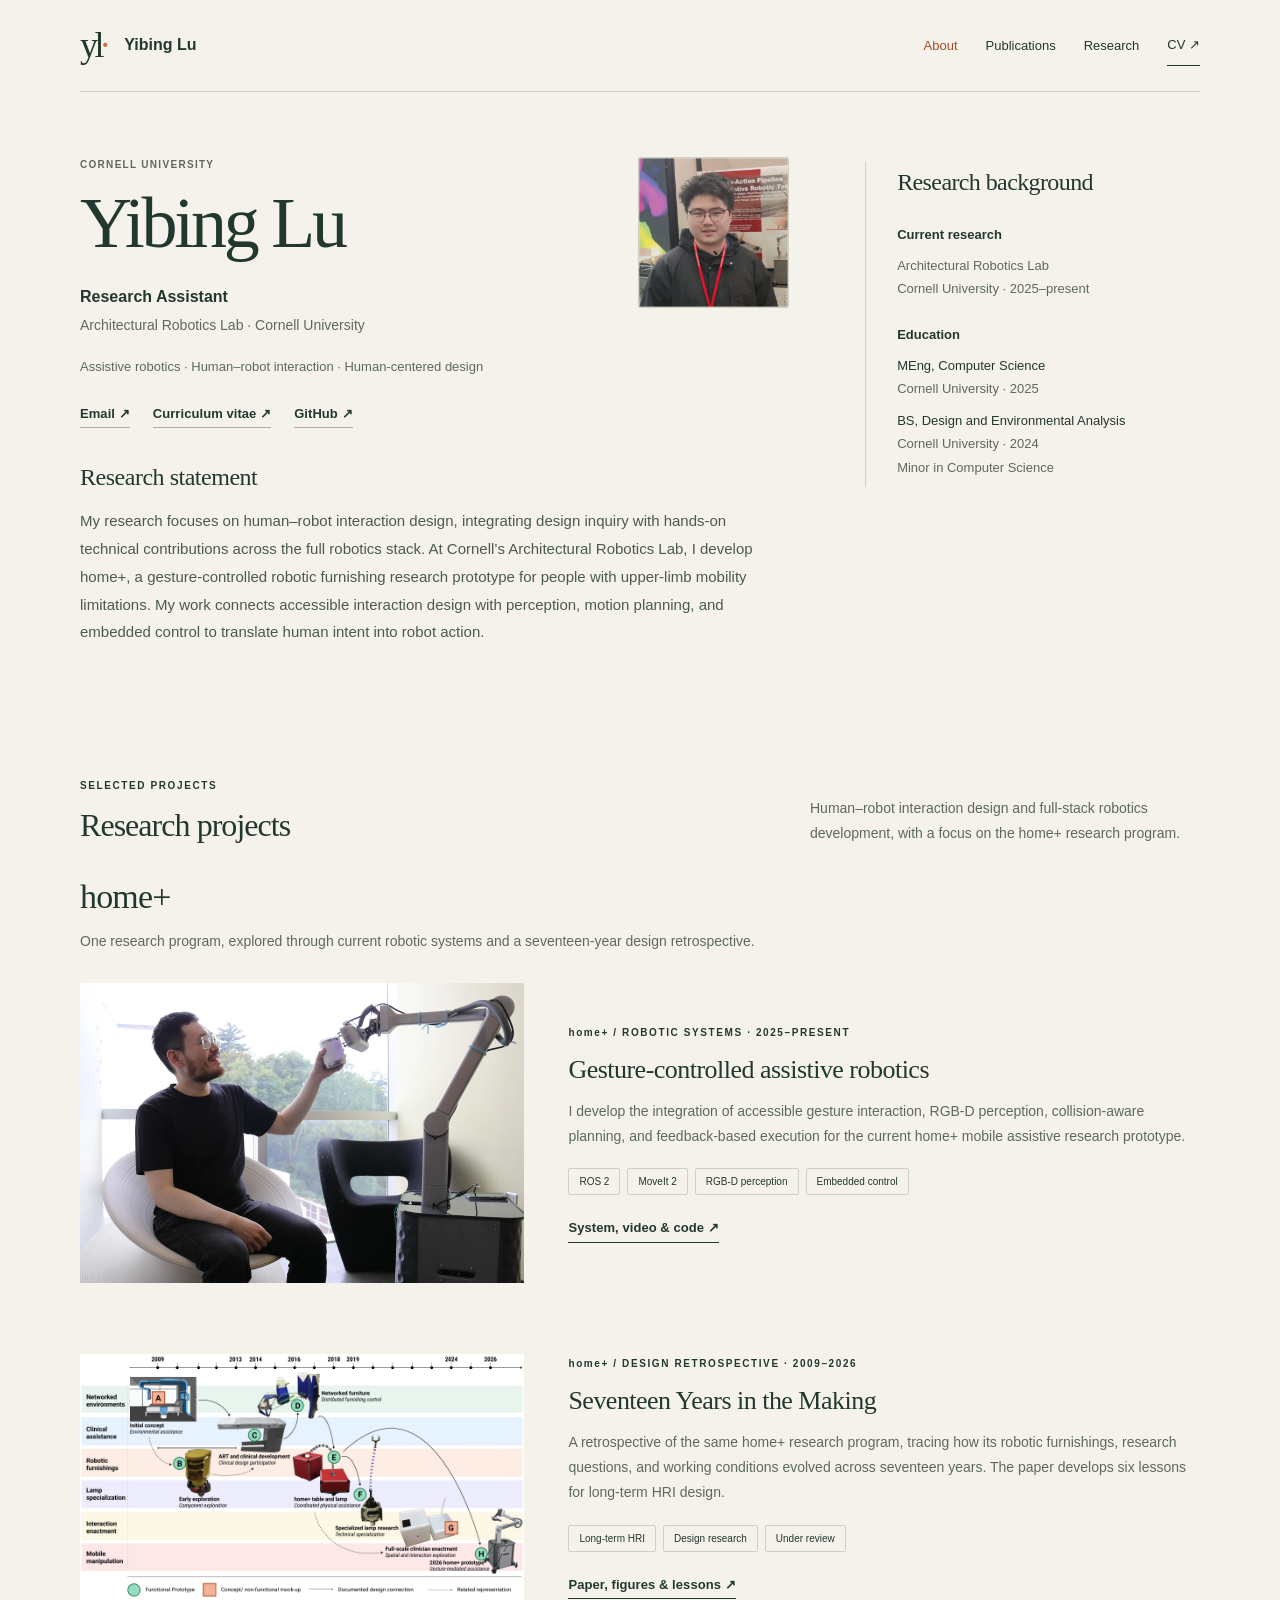
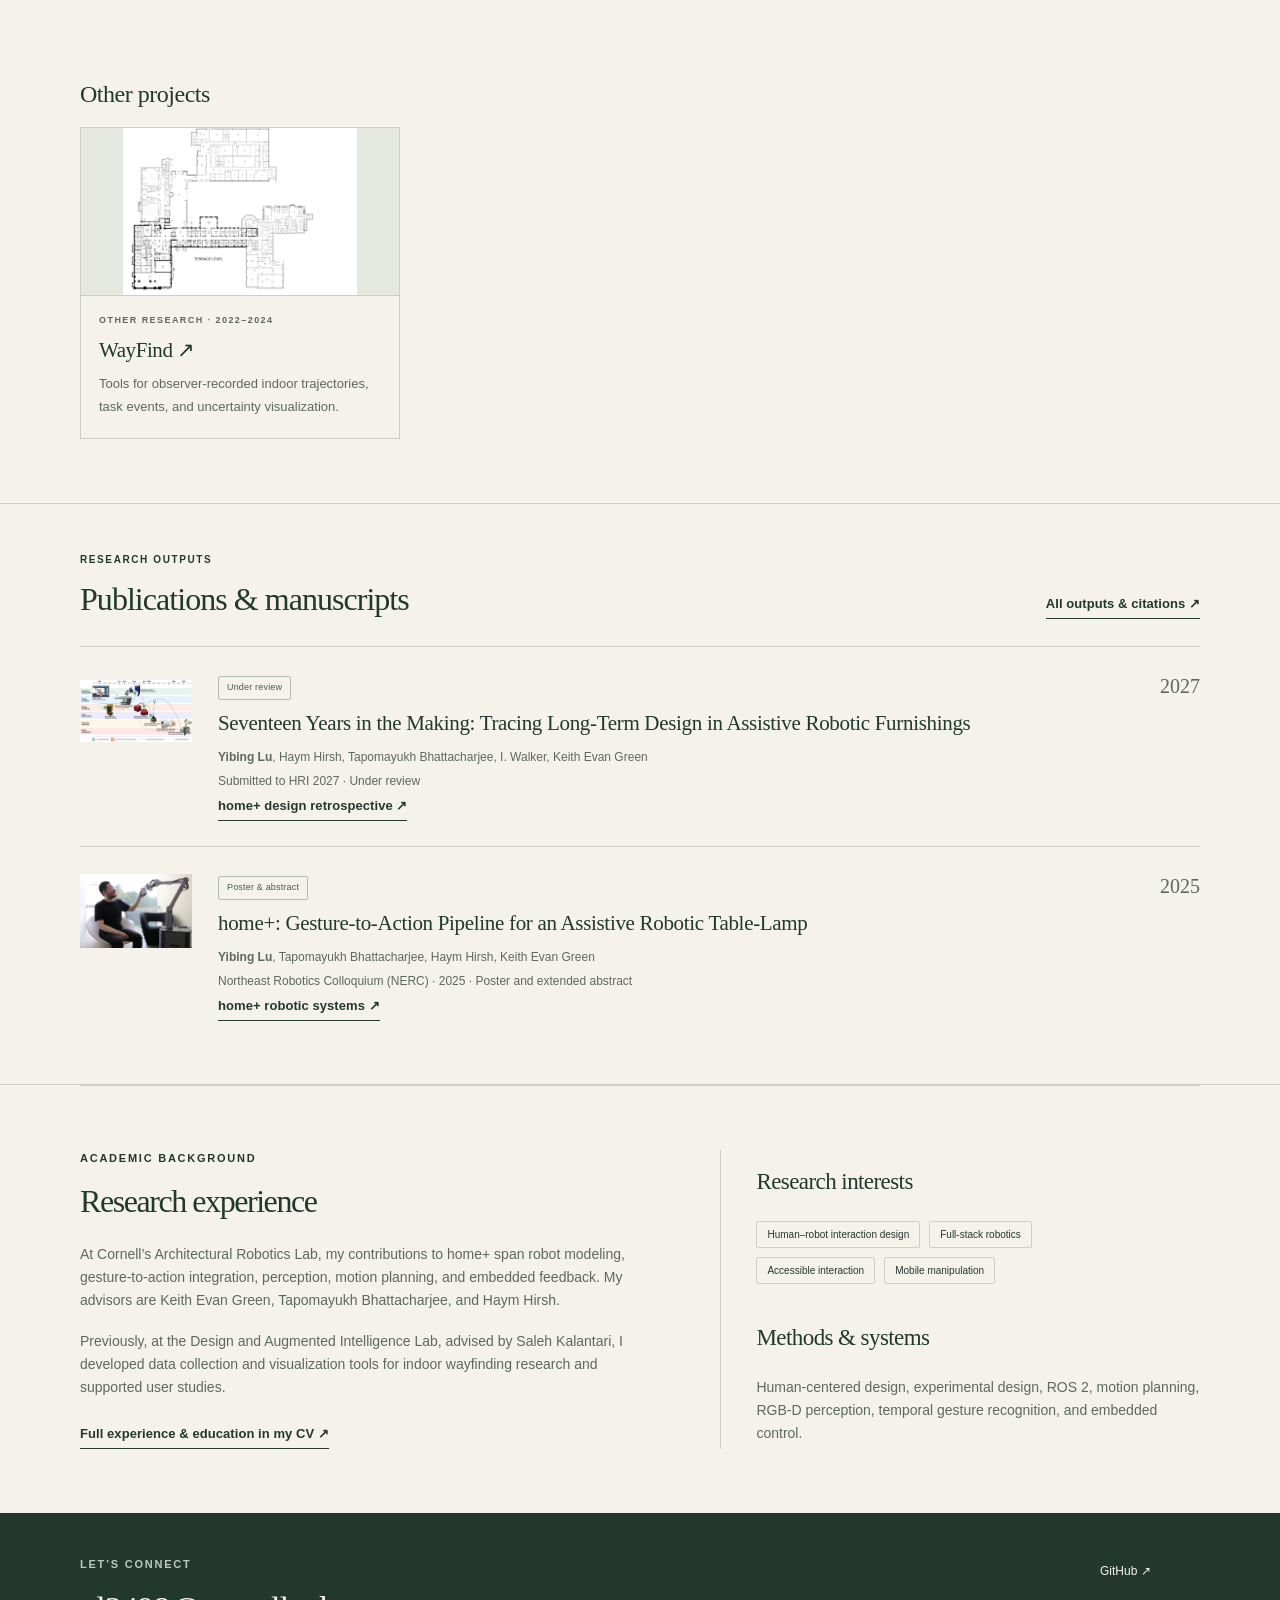
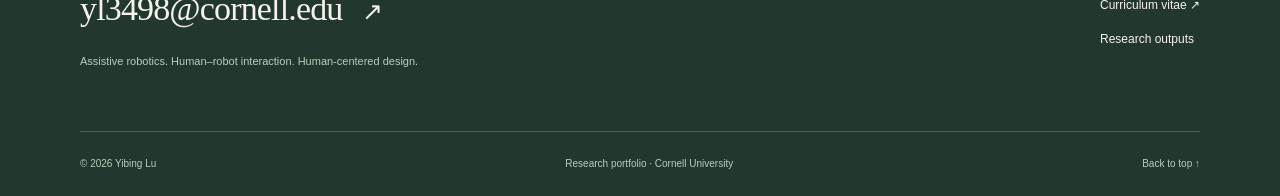
<file: index.html>
<!doctype html>
<html lang="en"><head><meta charset="utf-8"><meta name="viewport" content="width=device-width, initial-scale=1">
<title>Research | Yibing Lu</title><meta name="description" content="Yibing Lu, Research Assistant in Cornell University’s Architectural Robotics Lab. Research in assistive robotics, human–robot interaction, and human-centered design.">
<meta name="theme-color" content="#22382f"><meta property="og:title" content="Research | Yibing Lu"><meta property="og:description" content="Yibing Lu, Research Assistant in Cornell University’s Architectural Robotics Lab. Research in assistive robotics, human–robot interaction, and human-centered design."><meta property="og:type" content="website"><meta property="og:image" content="https://yibing-l.github.io/assets/social.svg">
<link rel="icon" href="assets/favicon.svg" type="image/svg+xml"><link rel="stylesheet" href="assets/style.css?v=024eaf8745">
<script src="assets/main.js" defer></script><script src="assets/demos.js?v=83ca3c318e" defer></script>
</head><body class="academic-home"><a class="skip-link" href="#main">Skip to content</a>
<header class="site-header"><a class="brand" href="index.html" aria-label="Yibing Lu home"><span class="brand-mark">yl<span>·</span></span><span>Yibing Lu</span></a><button class="menu-toggle" aria-controls="site-nav" aria-expanded="false">Menu <span aria-hidden="true">＋</span></button><nav class="site-nav" id="site-nav" aria-label="Main navigation"><a href="index.html#profile" aria-current="page">About</a><a href="publications/index.html">Publications</a><a href="index.html#research">Research</a><a class="nav-cv" href="cv/index.html">CV <span aria-hidden="true">↗</span></a></nav></header>
<main id="main"><section class="academic-profile wrap" id="profile">
  <div class="academic-intro">
    <div class="academic-heading">
      <div><p class="eyebrow">CORNELL UNIVERSITY</p><h1>Yibing Lu</h1></div>
      <img class="academic-portrait" src="assets/portraits/yibing-lu-research-portrait.webp" alt="Yibing Lu beside the home+ research poster" width="1024" height="1024" fetchpriority="high" decoding="async">
    </div>
    <p class="academic-role">Research Assistant</p>
    <p class="academic-affiliation">Architectural Robotics Lab · Cornell University</p>
    <p class="academic-fields">Assistive robotics · Human–robot interaction · Human-centered design</p>
    <div class="academic-links" aria-label="Contact and academic profiles">
      <a class="text-link" href="mailto:yl3498@cornell.edu">Email ↗</a>
      <a class="text-link" href="cv/index.html">Curriculum vitae ↗</a>
      <a class="text-link" href="https://github.com/Yibing-L">GitHub ↗</a>
    </div>
    <div class="academic-statement">
      <h2>Research statement</h2>
      <p>My research focuses on human–robot interaction design, integrating design inquiry with hands-on technical contributions across the full robotics stack. At Cornell’s Architectural Robotics Lab, I develop home+, a gesture-controlled robotic furnishing research prototype for people with upper-limb mobility limitations. My work connects accessible interaction design with perception, motion planning, and embedded control to translate human intent into robot action.</p>
    </div>
  </div>
  <aside class="academic-summary" aria-labelledby="background-title">
    <h2 id="background-title">Research background</h2>
    <h3>Current research</h3>
    <p>Architectural Robotics Lab<br>Cornell University · 2025–present</p>
    <h3>Education</h3>
    <p><strong>MEng, Computer Science</strong><br>Cornell University · 2025</p>
    <p><strong>BS, Design and Environmental Analysis</strong><br>Cornell University · 2024<br>Minor in Computer Science</p>
  </aside>
</section>

<section class="section wrap" id="research">
  <div class="section-heading"><div><p class="eyebrow">SELECTED PROJECTS</p><h2>Research projects</h2></div><p>Human–robot interaction design and full-stack robotics development, with a focus on the home+ research program.</p></div>
  <div class="homeplus-group" aria-labelledby="homeplus-title">
    <div class="homeplus-group-heading"><h3 id="homeplus-title">home+</h3><p>One research program, explored through current robotic systems and a seventeen-year design retrospective.</p></div>
  <article class="project-feature homeplus-entry">
    <a class="project-art dark" href="projects/homeplus/index.html" tabindex="-1" aria-hidden="true"><img src="assets/homeplus/homeplus-cup-interaction.webp" alt="" loading="lazy" width="1800" height="1200"></a>
    <div class="project-copy"><p class="eyebrow"><span class="project-name">home+</span> / ROBOTIC SYSTEMS · 2025–PRESENT</p><h4><a href="projects/homeplus/index.html">Gesture-controlled assistive robotics</a></h4><p>I develop the integration of accessible gesture interaction, RGB-D perception, collision-aware planning, and feedback-based execution for the current home+ mobile assistive research prototype.</p><div class="tags"><span>ROS 2</span><span>MoveIt 2</span><span>RGB-D perception</span><span>Embedded control</span></div><a class="text-link" href="projects/homeplus/index.html">System, video & code ↗</a></div>
  </article>
  <article class="project-feature homeplus-entry">
    <a class="project-art retrospective-art" href="projects/long-term-design/index.html" tabindex="-1" aria-hidden="true"><img src="assets/paper/retrospective-timeline.webp" alt="" width="2028" height="1120" loading="lazy"></a>
    <div class="project-copy"><p class="eyebrow"><span class="project-name">home+</span> / DESIGN RETROSPECTIVE · 2009–2026</p><h4><a href="projects/long-term-design/index.html">Seventeen Years in the Making</a></h4><p>A retrospective of the same home+ research program, tracing how its robotic furnishings, research questions, and working conditions evolved across seventeen years. The paper develops six lessons for long-term HRI design.</p><div class="tags"><span>Long-term HRI</span><span>Design research</span><span>Under review</span></div><a class="text-link" href="projects/long-term-design/index.html">Paper, figures & lessons ↗</a></div>
  </article>
  </div>
  <div class="other-projects" aria-labelledby="other-projects-title">
    <h3 class="other-projects-heading" id="other-projects-title">Other projects</h3>
    <article class="wayfind-secondary">
      <a class="wayfind-small-thumb" href="projects/wayfind/index.html" tabindex="-1" aria-hidden="true"><img src="assets/wayfind/floorplan-terrace.webp" alt="" width="1920" height="1371" loading="lazy"></a>
      <div class="wayfind-card-copy"><p class="eyebrow">OTHER RESEARCH · 2022–2024</p><h4><a href="projects/wayfind/index.html">WayFind ↗</a></h4><p>Tools for observer-recorded indoor trajectories, task events, and uncertainty visualization.</p></div>
    </article>
  </div>
</section>

<section class="publication-band academic-publications" id="publications">
  <div class="wrap">
    <div class="section-heading"><div><p class="eyebrow">RESEARCH OUTPUTS</p><h2>Publications & manuscripts</h2></div><a class="text-link" href="publications/index.html">All outputs & citations ↗</a></div>
    <article class="publication-preview with-thumb">
      <a class="publication-thumb" href="projects/long-term-design/index.html" tabindex="-1" aria-hidden="true"><img src="assets/paper/retrospective-timeline.webp" alt="" width="2028" height="1120" loading="lazy"></a>
      <div><span class="pill">Under review</span><h3><a href="publications/index.html#long-term">Seventeen Years in the Making: Tracing Long-Term Design in Assistive Robotic Furnishings</a></h3><p><strong>Yibing Lu</strong>, Haym Hirsh, Tapomayukh Bhattacharjee, I. Walker, Keith Evan Green</p><p class="muted">Submitted to HRI 2027 · Under review</p><a class="text-link" href="projects/long-term-design/index.html">home+ design retrospective ↗</a></div>
      <span class="output-year">2027</span>
    </article>
    <article class="publication-preview with-thumb">
      <a class="publication-thumb" href="projects/homeplus/index.html" tabindex="-1" aria-hidden="true"><img src="assets/homeplus/homeplus-cup-interaction.webp" alt="" width="1800" height="1200" loading="lazy"></a>
      <div><span class="pill neutral">Poster & abstract</span><h3><a href="publications/index.html#homeplus">home+: Gesture-to-Action Pipeline for an Assistive Robotic Table-Lamp</a></h3><p><strong>Yibing Lu</strong>, Tapomayukh Bhattacharjee, Haym Hirsh, Keith Evan Green</p><p class="muted">Northeast Robotics Colloquium (NERC) · 2025 · Poster and extended abstract</p><a class="text-link" href="projects/homeplus/index.html">home+ robotic systems ↗</a></div>
      <span class="output-year">2025</span>
    </article>
  </div>
</section>

<section class="section wrap about-grid" id="about">
  <div><p class="eyebrow">ACADEMIC BACKGROUND</p><h2>Research experience</h2><p>At Cornell’s Architectural Robotics Lab, my contributions to home+ span robot modeling, gesture-to-action integration, perception, motion planning, and embedded feedback. My advisors are Keith Evan Green, Tapomayukh Bhattacharjee, and Haym Hirsh.</p><p>Previously, at the Design and Augmented Intelligence Lab, advised by Saleh Kalantari, I developed data collection and visualization tools for indoor wayfinding research and supported user studies.</p><a class="text-link" href="cv/index.html">Full experience & education in my CV ↗</a></div>
  <div class="about-details"><h3>Research interests</h3><div class="tags spacious"><span>Human–robot interaction design</span><span>Full-stack robotics</span><span>Accessible interaction</span><span>Mobile manipulation</span></div><h3>Methods & systems</h3><p>Human-centered design, experimental design, ROS 2, motion planning, RGB-D perception, temporal gesture recognition, and embedded control.</p></div>
</section>
</main>
<footer class="site-footer"><div><p class="eyebrow">LET’S CONNECT</p><a class="footer-email" href="mailto:yl3498@cornell.edu">yl3498@cornell.edu <span aria-hidden="true">↗</span></a><p>Assistive robotics. Human–robot interaction. Human-centered design.</p></div><div class="footer-links"><a href="https://github.com/Yibing-L">GitHub ↗</a><a href="cv/index.html">Curriculum vitae ↗</a><a href="publications/index.html">Research outputs</a></div><div class="footer-bottom"><span>© 2026 Yibing Lu</span><span>Research portfolio · Cornell University</span><a href="#main">Back to top ↑</a></div></footer>
<dialog class="photo-dialog" aria-label="Photo viewer"><button class="dialog-close" aria-label="Close photo viewer">Close ×</button><img alt=""><p></p></dialog>
</body></html>
</file>
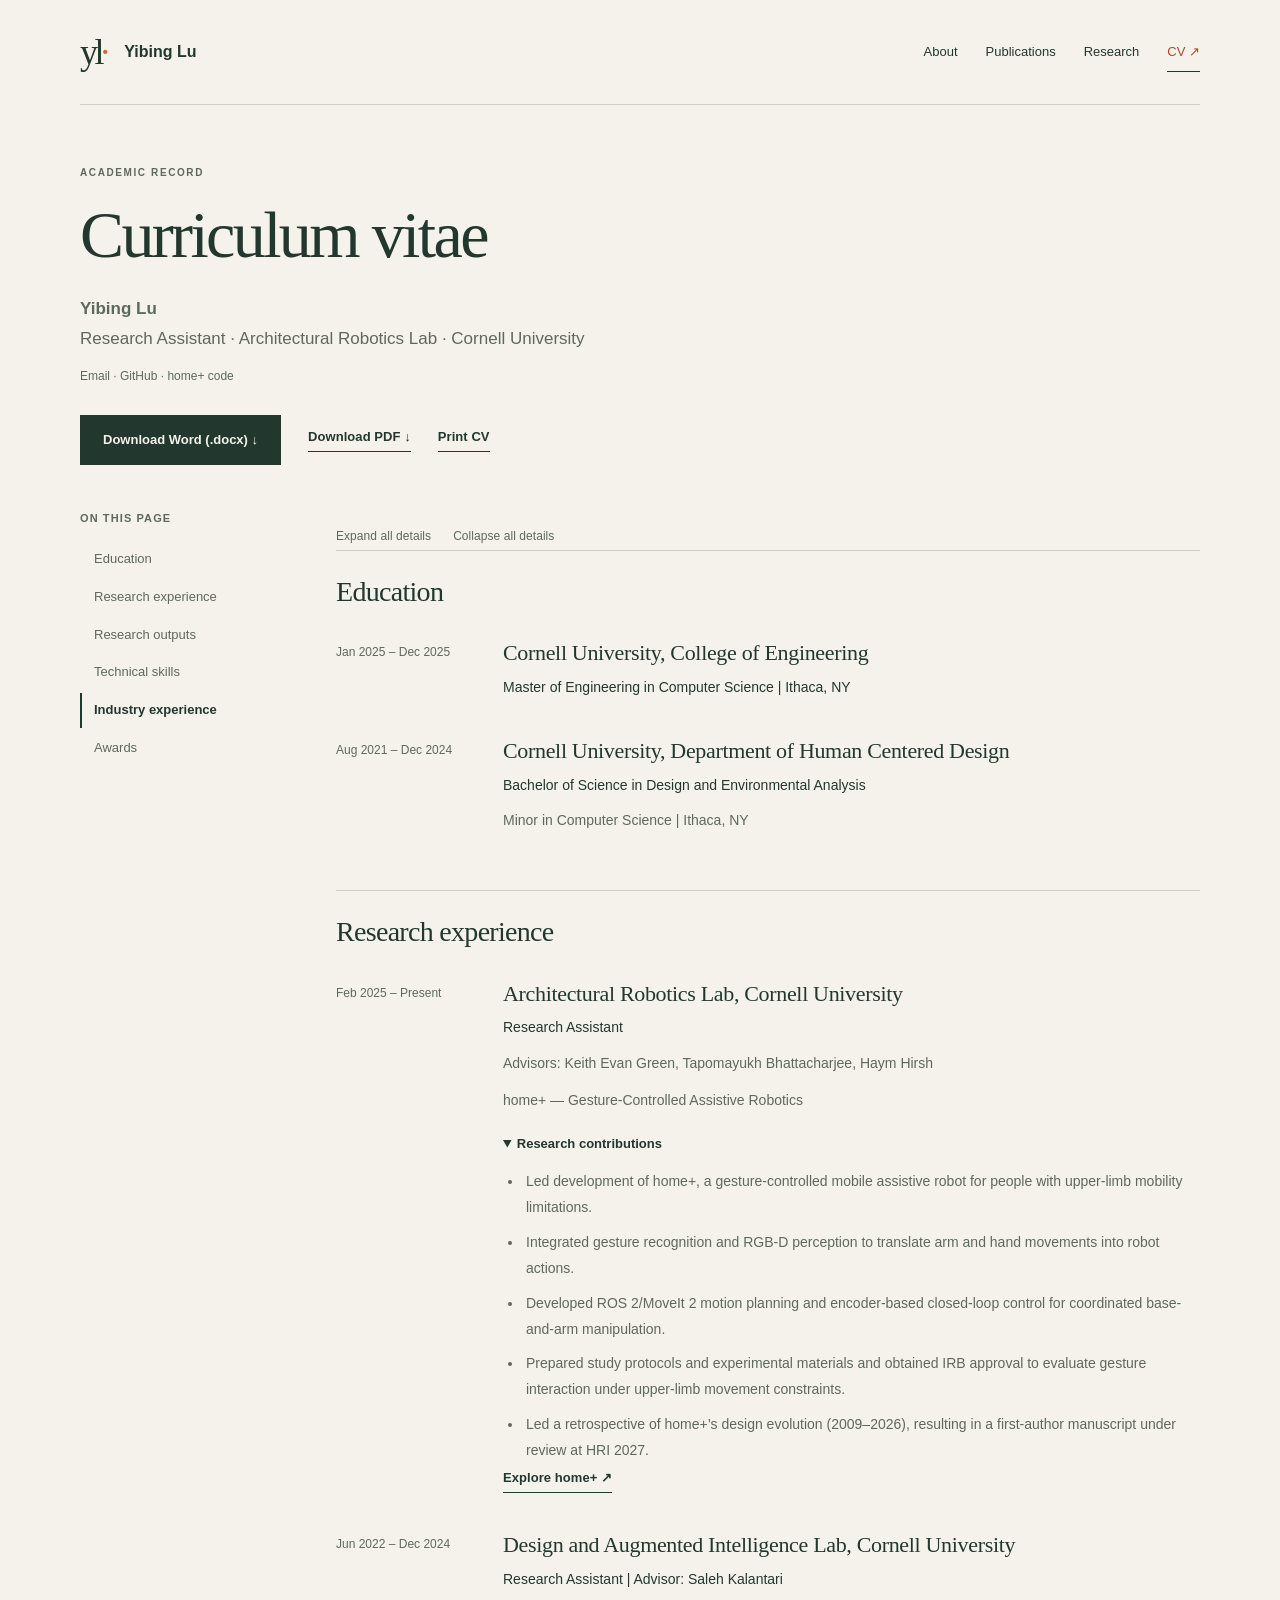
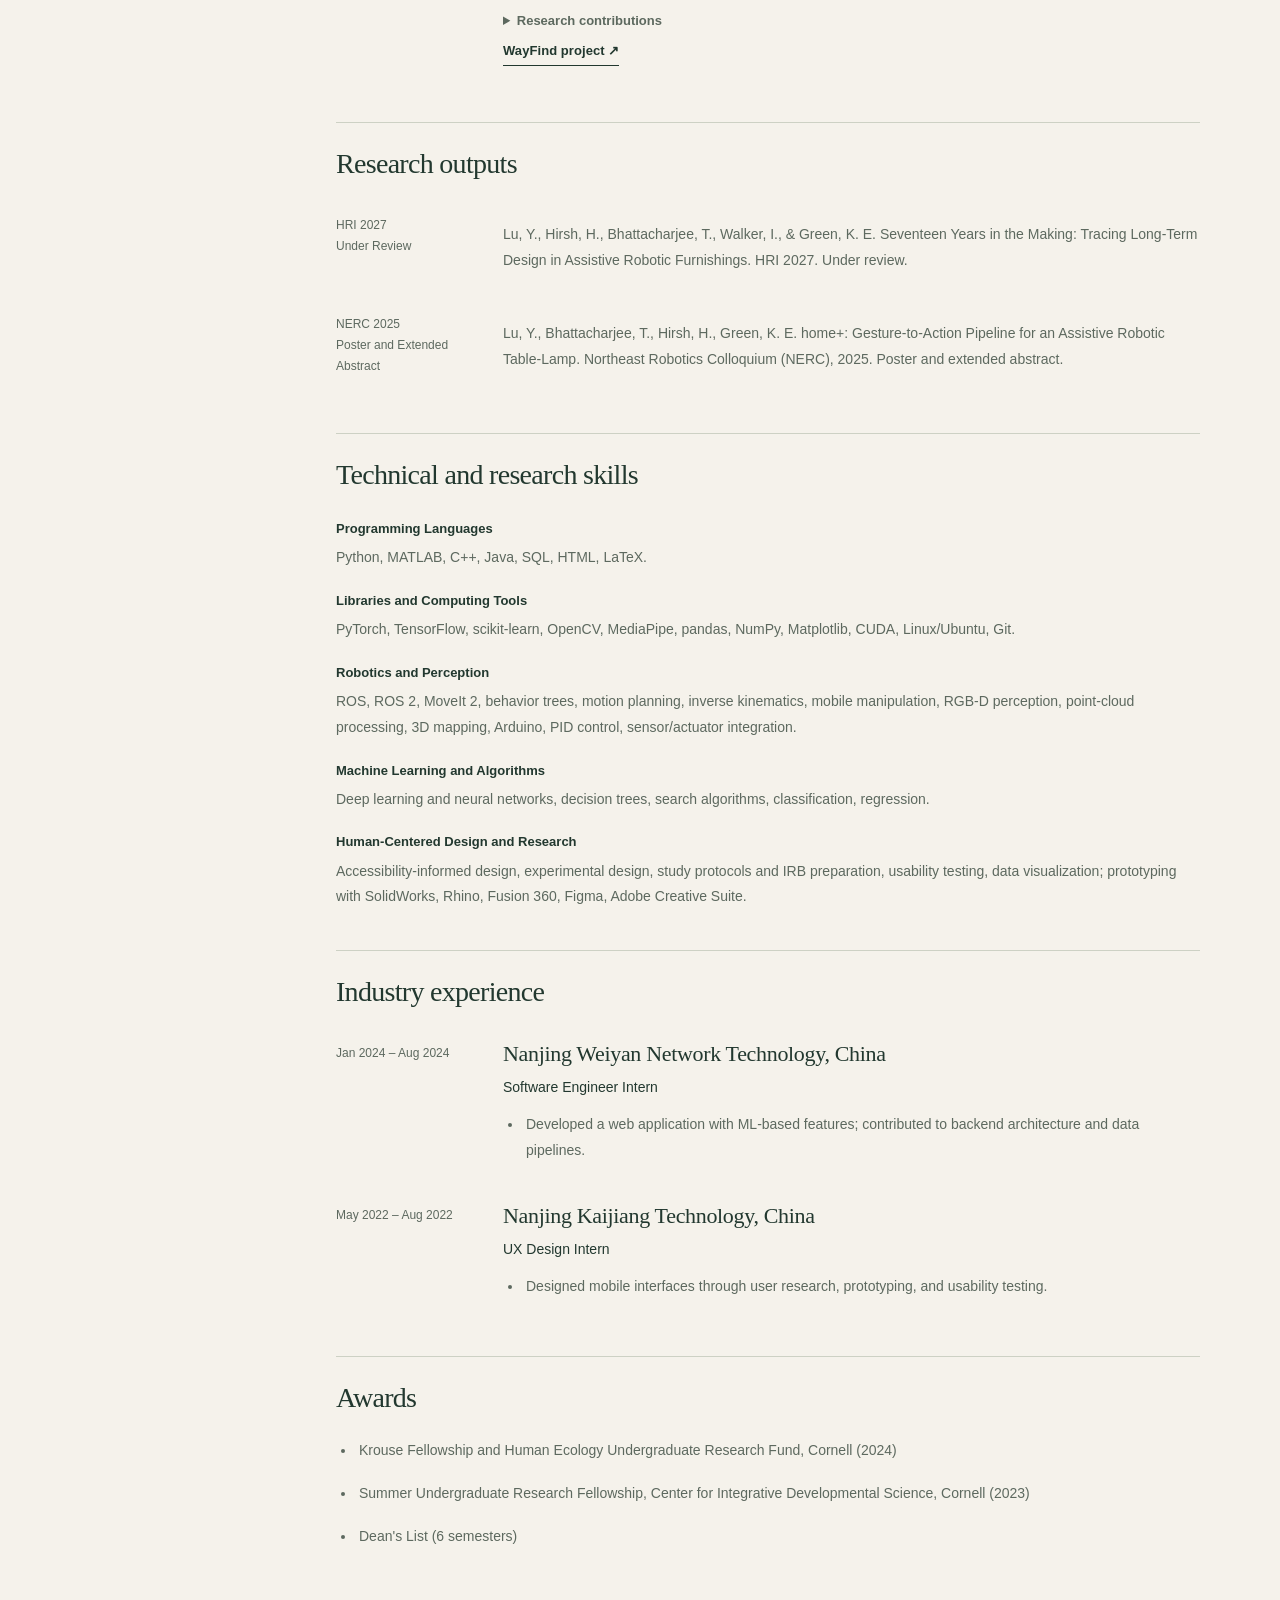
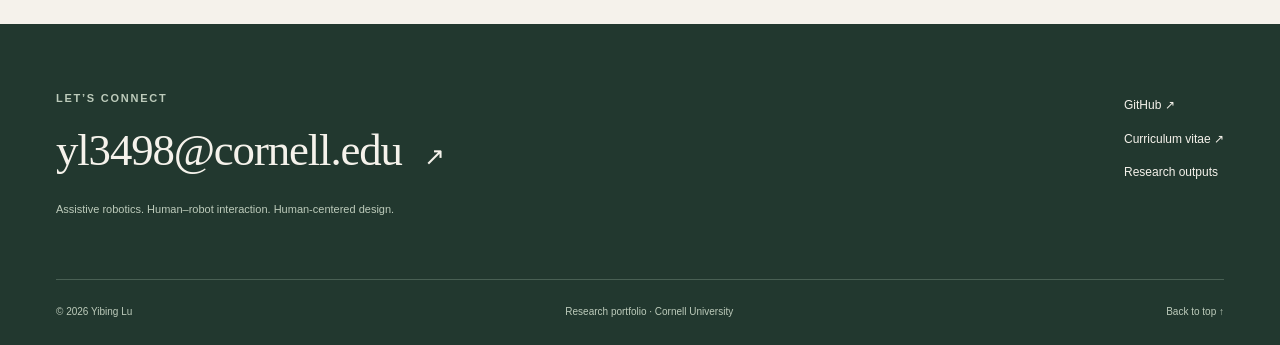
<file: cv/index.html>
<!doctype html>
<html lang="en"><head><meta charset="utf-8"><meta name="viewport" content="width=device-width, initial-scale=1">
<title>Curriculum Vitae | Yibing Lu</title><meta name="description" content="Yibing Lu’s academic CV: education, research experience, publications, projects, and technical skills. Download the CV in Word or PDF format.">
<meta name="theme-color" content="#22382f"><meta property="og:title" content="Curriculum Vitae | Yibing Lu"><meta property="og:description" content="Yibing Lu’s academic CV: education, research experience, publications, projects, and technical skills. Download the CV in Word or PDF format."><meta property="og:type" content="website"><meta property="og:image" content="https://yibing-l.github.io/assets/social.svg">
<link rel="icon" href="../assets/favicon.svg" type="image/svg+xml"><link rel="stylesheet" href="../assets/style.css?v=024eaf8745">
<script src="../assets/main.js" defer></script><script src="../assets/demos.js?v=83ca3c318e" defer></script>
<link rel="stylesheet" href="../assets/cv.css?v=4c5ec1ec31"><script src="../assets/cv.js" defer></script></head><body class="cv-page"><a class="skip-link" href="#main">Skip to content</a>
<header class="site-header"><a class="brand" href="../index.html" aria-label="Yibing Lu home"><span class="brand-mark">yl<span>·</span></span><span>Yibing Lu</span></a><button class="menu-toggle" aria-controls="site-nav" aria-expanded="false">Menu <span aria-hidden="true">＋</span></button><nav class="site-nav" id="site-nav" aria-label="Main navigation"><a href="../index.html#profile">About</a><a href="../publications/index.html">Publications</a><a href="../index.html#research">Research</a><a class="nav-cv" href="../cv/index.html" aria-current="page">CV <span aria-hidden="true">↗</span></a></nav></header>
<main id="main"><section class="cv-intro wrap">
  <p class="eyebrow">ACADEMIC RECORD</p><h1>Curriculum vitae</h1>
  <p class="cv-lead"><strong>Yibing Lu</strong><br>Research Assistant · Architectural Robotics Lab · Cornell University</p>
  <p class="cv-note"><a href="mailto:yl3498@cornell.edu">Email</a> · <a href="https://github.com/Yibing-L">GitHub</a> · <a href="https://github.com/Yibing-L/homeplus_robot_workspace">home+ code</a></p>
  <div class="cv-downloads"><a class="button" href="../assets/Yibing_Lu_CV.docx" download="Yibing_Lu_CV.docx">Download Word (.docx) ↓</a><a class="text-link" href="../assets/Yibing_Lu_CV.pdf" download="Yibing_Lu_CV.pdf">Download PDF ↓</a><button class="text-link" type="button" data-cv-print hidden>Print CV</button></div>
</section><div class="cv-layout wrap"><aside class="cv-toc"><h2>On this page</h2><nav aria-label="CV sections"><a href="#education">Education</a><a href="#research-experience">Research experience</a><a href="#research-outputs">Research outputs</a><a href="#skills">Technical skills</a><a href="#industry-experience">Industry experience</a><a href="#awards">Awards</a></nav></aside><div class="cv-content"><div class="cv-controls" hidden><button class="text-link" type="button" data-cv-expand>Expand all details</button><button class="text-link" type="button" data-cv-collapse>Collapse all details</button><span class="sr-only" id="cv-details-status" role="status" aria-live="polite"></span></div><section class="cv-section" id="education" aria-labelledby="education-title"><h2 id="education-title">Education</h2><article class="cv-entry"><p class="cv-entry-date">Jan 2025 – Dec 2025</p><div class="cv-entry-body"><h3>Cornell University, College of Engineering</h3><p class="cv-org">Master of Engineering in Computer Science  |  Ithaca, NY</p></div></article><article class="cv-entry"><p class="cv-entry-date">Aug 2021 – Dec 2024</p><div class="cv-entry-body"><h3>Cornell University, Department of Human Centered Design</h3><p class="cv-org">Bachelor of Science in Design and Environmental Analysis</p><p class="cv-summary">Minor in Computer Science  |  Ithaca, NY</p></div></article></section><section class="cv-section" id="research-experience" aria-labelledby="research-experience-title"><h2 id="research-experience-title">Research experience</h2><article class="cv-entry"><p class="cv-entry-date">Feb 2025 – Present</p><div class="cv-entry-body"><h3>Architectural Robotics Lab, Cornell University</h3><p class="cv-org">Research Assistant</p><p class="cv-summary">Advisors: Keith Evan Green, Tapomayukh Bhattacharjee,  Haym Hirsh</p><p class="cv-summary">home+ — Gesture-Controlled Assistive Robotics</p><details class="cv-entry-details" open><summary>Research contributions</summary><ul class="cv-bullets"><li>Led development of home+, a gesture-controlled mobile assistive robot for people with upper-limb mobility limitations.</li><li>Integrated gesture recognition and RGB-D perception to translate arm and hand movements into robot actions.</li><li>Developed ROS 2/MoveIt 2 motion planning and encoder-based closed-loop control for coordinated base-and-arm manipulation.</li><li>Prepared study protocols and experimental materials and obtained IRB approval to evaluate gesture interaction under upper-limb movement constraints.</li><li>Led a retrospective of home+’s design evolution (2009–2026), resulting in a first-author manuscript under review at HRI 2027.</li></ul></details><a class="text-link" href="../projects/homeplus/index.html">Explore home+ ↗</a></div></article><article class="cv-entry"><p class="cv-entry-date">Jun 2022 – Dec 2024</p><div class="cv-entry-body"><h3>Design and Augmented Intelligence Lab, Cornell University</h3><p class="cv-org">Research Assistant  |  Advisor: Saleh Kalantari</p><details class="cv-entry-details"><summary>Research contributions</summary><ul class="cv-bullets"><li>Built data collection and visualization tools for indoor wayfinding research, including an interface for logging user trajectories and spatial decision points in real time.</li><li>Implemented a trajectory analysis pipeline to extract navigation patterns, hesitation events, and route efficiency metrics from raw position data.</li><li>Supported IRB-approved user studies, contributing to experiment design, participant coordination, and manuscript preparation.</li></ul></details><a class="text-link" href="../projects/wayfind/index.html">WayFind project ↗</a></div></article></section><section class="cv-section" id="research-outputs" aria-labelledby="research-outputs-title"><h2 id="research-outputs-title">Research outputs</h2><article class="cv-entry"><p class="cv-entry-date">HRI 2027<br>Under Review</p><div class="cv-entry-body"><p class="cv-summary">Lu, Y., Hirsh, H., Bhattacharjee, T., Walker, I., &amp; Green, K. E. <a href="../projects/long-term-design/index.html">Seventeen Years in the Making: Tracing Long-Term Design in Assistive Robotic Furnishings</a>. HRI 2027. Under review.</p></div></article><article class="cv-entry"><p class="cv-entry-date">NERC 2025<br>Poster and Extended Abstract</p><div class="cv-entry-body"><p class="cv-summary">Lu, Y., Bhattacharjee, T., Hirsh, H., Green, K. E. <a href="../projects/homeplus/index.html">home+: Gesture-to-Action Pipeline for an Assistive Robotic Table-Lamp</a>. Northeast Robotics Colloquium (NERC), 2025. Poster and extended abstract.</p></div></article></section><section class="cv-section" id="skills" aria-labelledby="skills-title"><h2 id="skills-title">Technical and research skills</h2><dl class="cv-skills"><div><dt>Programming Languages</dt><dd>Python, MATLAB, C++, Java, SQL, HTML, LaTeX.</dd></div><div><dt>Libraries and Computing Tools</dt><dd>PyTorch, TensorFlow, scikit-learn, OpenCV, MediaPipe, pandas, NumPy, Matplotlib, CUDA, Linux/Ubuntu, Git.</dd></div><div><dt>Robotics and Perception</dt><dd>ROS, ROS 2, MoveIt 2, behavior trees, motion planning, inverse kinematics, mobile manipulation, RGB-D perception, point-cloud processing, 3D mapping, Arduino, PID control, sensor/actuator integration.</dd></div><div><dt>Machine Learning and Algorithms</dt><dd>Deep learning and neural networks, decision trees, search algorithms, classification, regression.</dd></div><div><dt>Human-Centered Design and Research</dt><dd>Accessibility-informed design, experimental design, study protocols and IRB preparation, usability testing, data visualization; prototyping with SolidWorks, Rhino, Fusion 360, Figma, Adobe Creative Suite.</dd></div></dl></section><section class="cv-section" id="industry-experience" aria-labelledby="industry-experience-title"><h2 id="industry-experience-title">Industry experience</h2><article class="cv-entry"><p class="cv-entry-date">Jan 2024 – Aug 2024</p><div class="cv-entry-body"><h3>Nanjing Weiyan Network Technology, China</h3><p class="cv-org">Software Engineer Intern</p><ul class="cv-bullets"><li>Developed a web application with ML-based features; contributed to backend architecture and data pipelines.</li></ul></div></article><article class="cv-entry"><p class="cv-entry-date">May 2022 – Aug 2022</p><div class="cv-entry-body"><h3>Nanjing Kaijiang Technology, China</h3><p class="cv-org">UX Design Intern</p><ul class="cv-bullets"><li>Designed mobile interfaces through user research, prototyping, and usability testing.</li></ul></div></article></section><section class="cv-section" id="awards" aria-labelledby="awards-title"><h2 id="awards-title">Awards</h2><ul class="cv-list"><li>Krouse Fellowship and Human Ecology Undergraduate Research Fund, Cornell (2024)</li><li>Summer Undergraduate Research Fellowship, Center for Integrative Developmental Science, Cornell (2023)</li><li>Dean&#x27;s List (6 semesters)</li></ul></section></div></div>
</main>
<footer class="site-footer"><div><p class="eyebrow">LET’S CONNECT</p><a class="footer-email" href="mailto:yl3498@cornell.edu">yl3498@cornell.edu <span aria-hidden="true">↗</span></a><p>Assistive robotics. Human–robot interaction. Human-centered design.</p></div><div class="footer-links"><a href="https://github.com/Yibing-L">GitHub ↗</a><a href="../cv/index.html">Curriculum vitae ↗</a><a href="../publications/index.html">Research outputs</a></div><div class="footer-bottom"><span>© 2026 Yibing Lu</span><span>Research portfolio · Cornell University</span><a href="#main">Back to top ↑</a></div></footer>
<dialog class="photo-dialog" aria-label="Photo viewer"><button class="dialog-close" aria-label="Close photo viewer">Close ×</button><img alt=""><p></p></dialog>
</body></html>
</file>
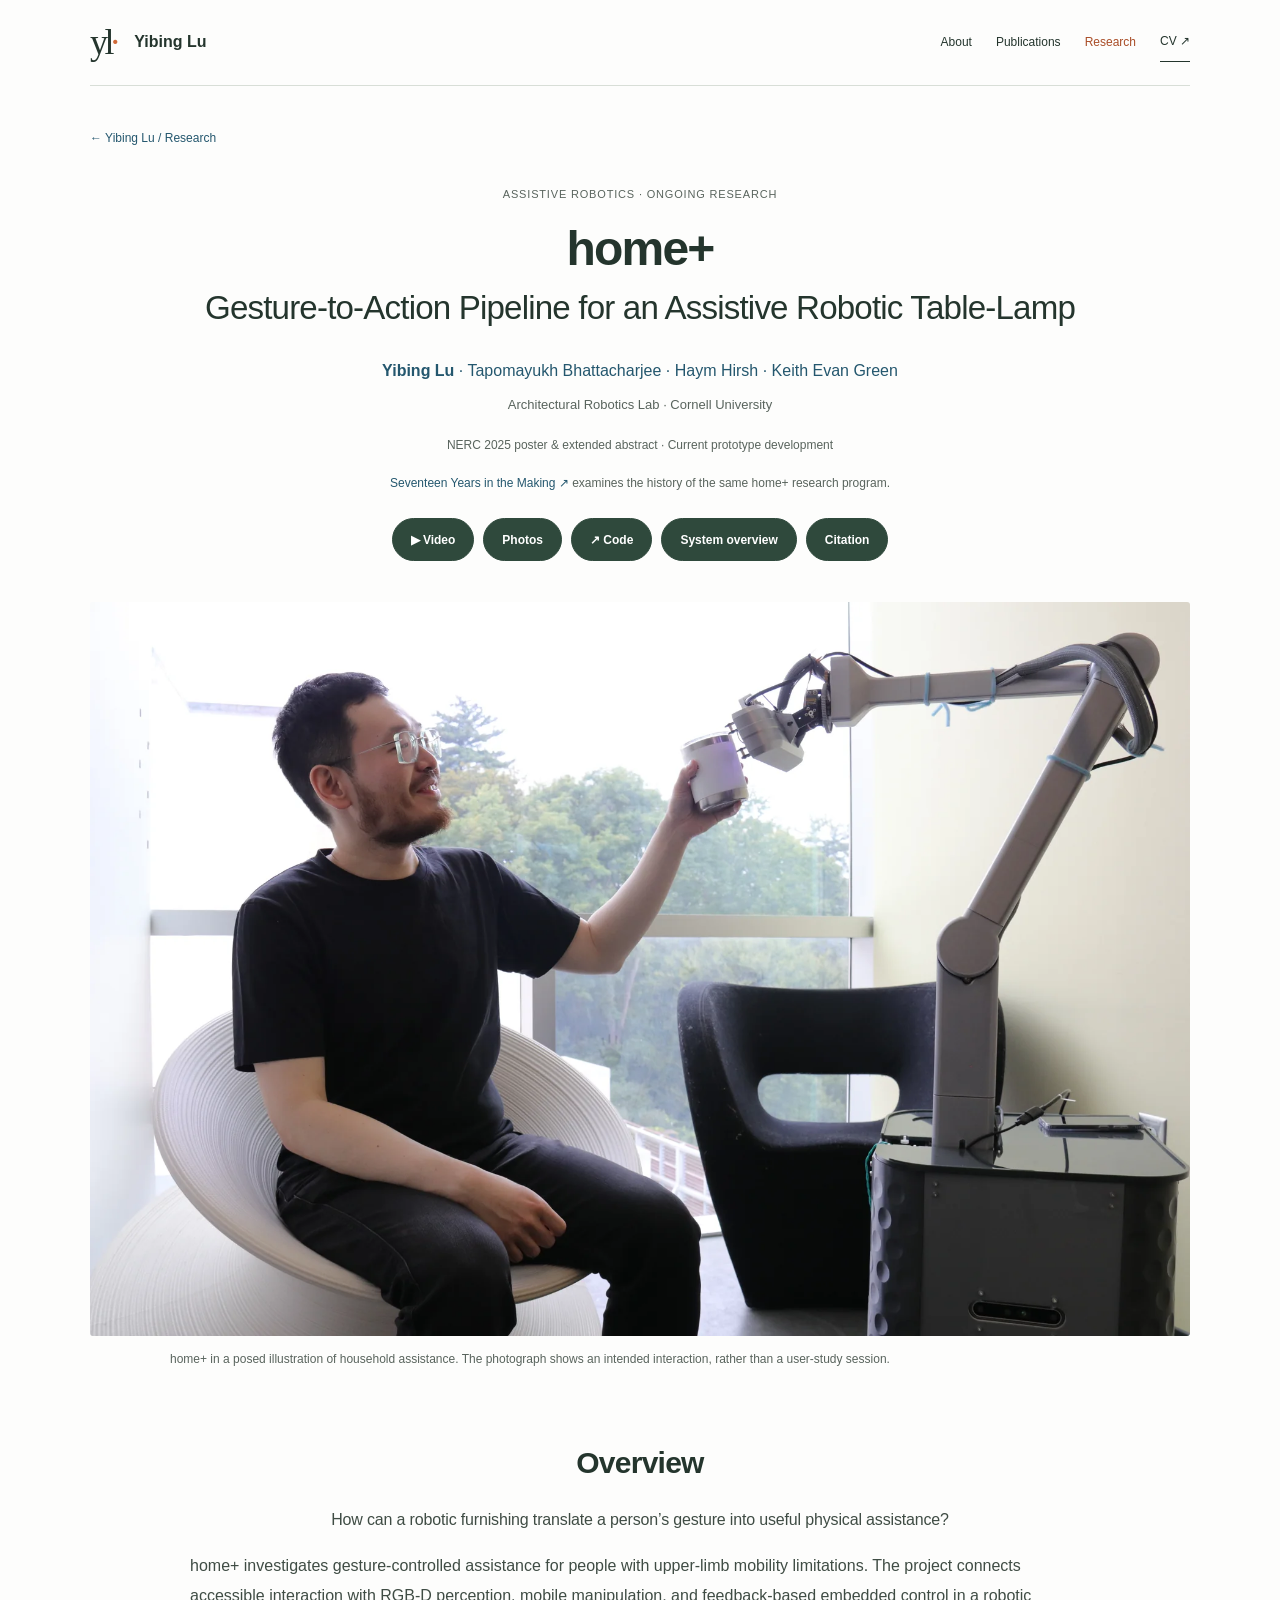
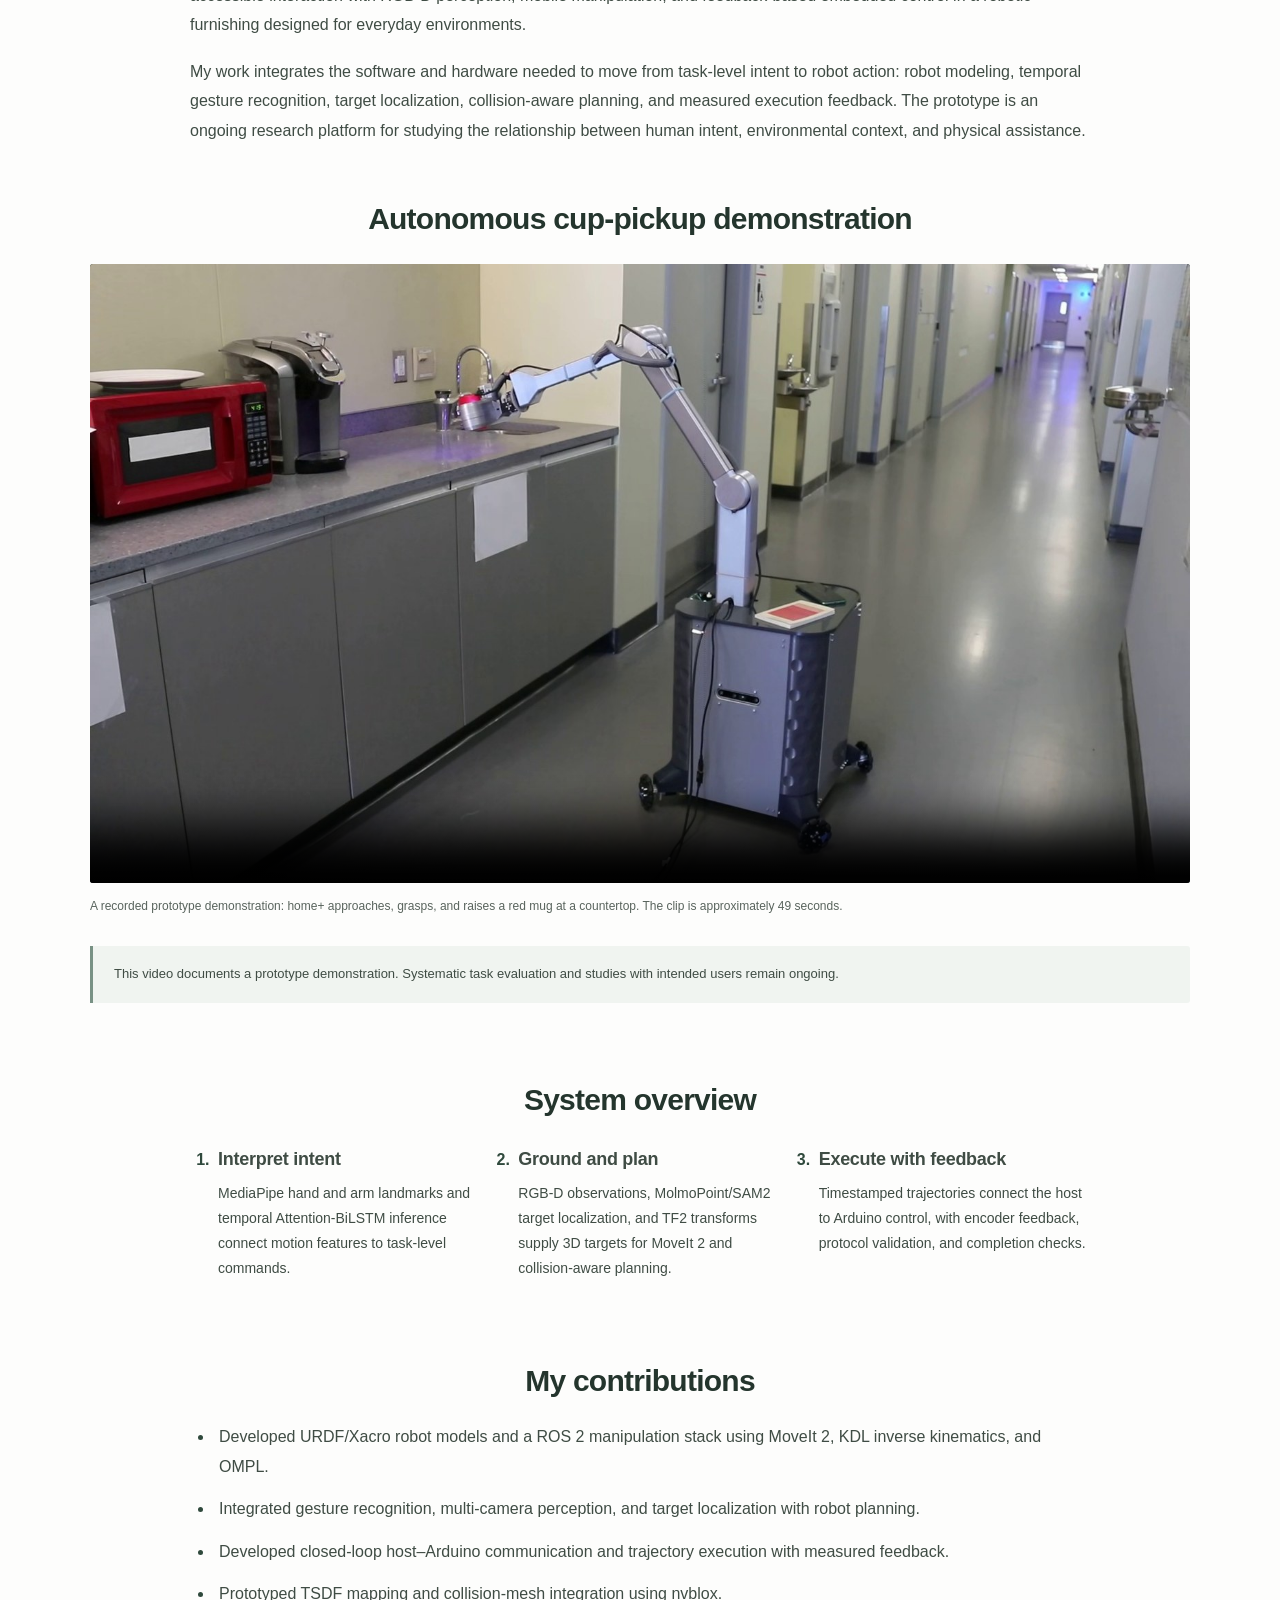
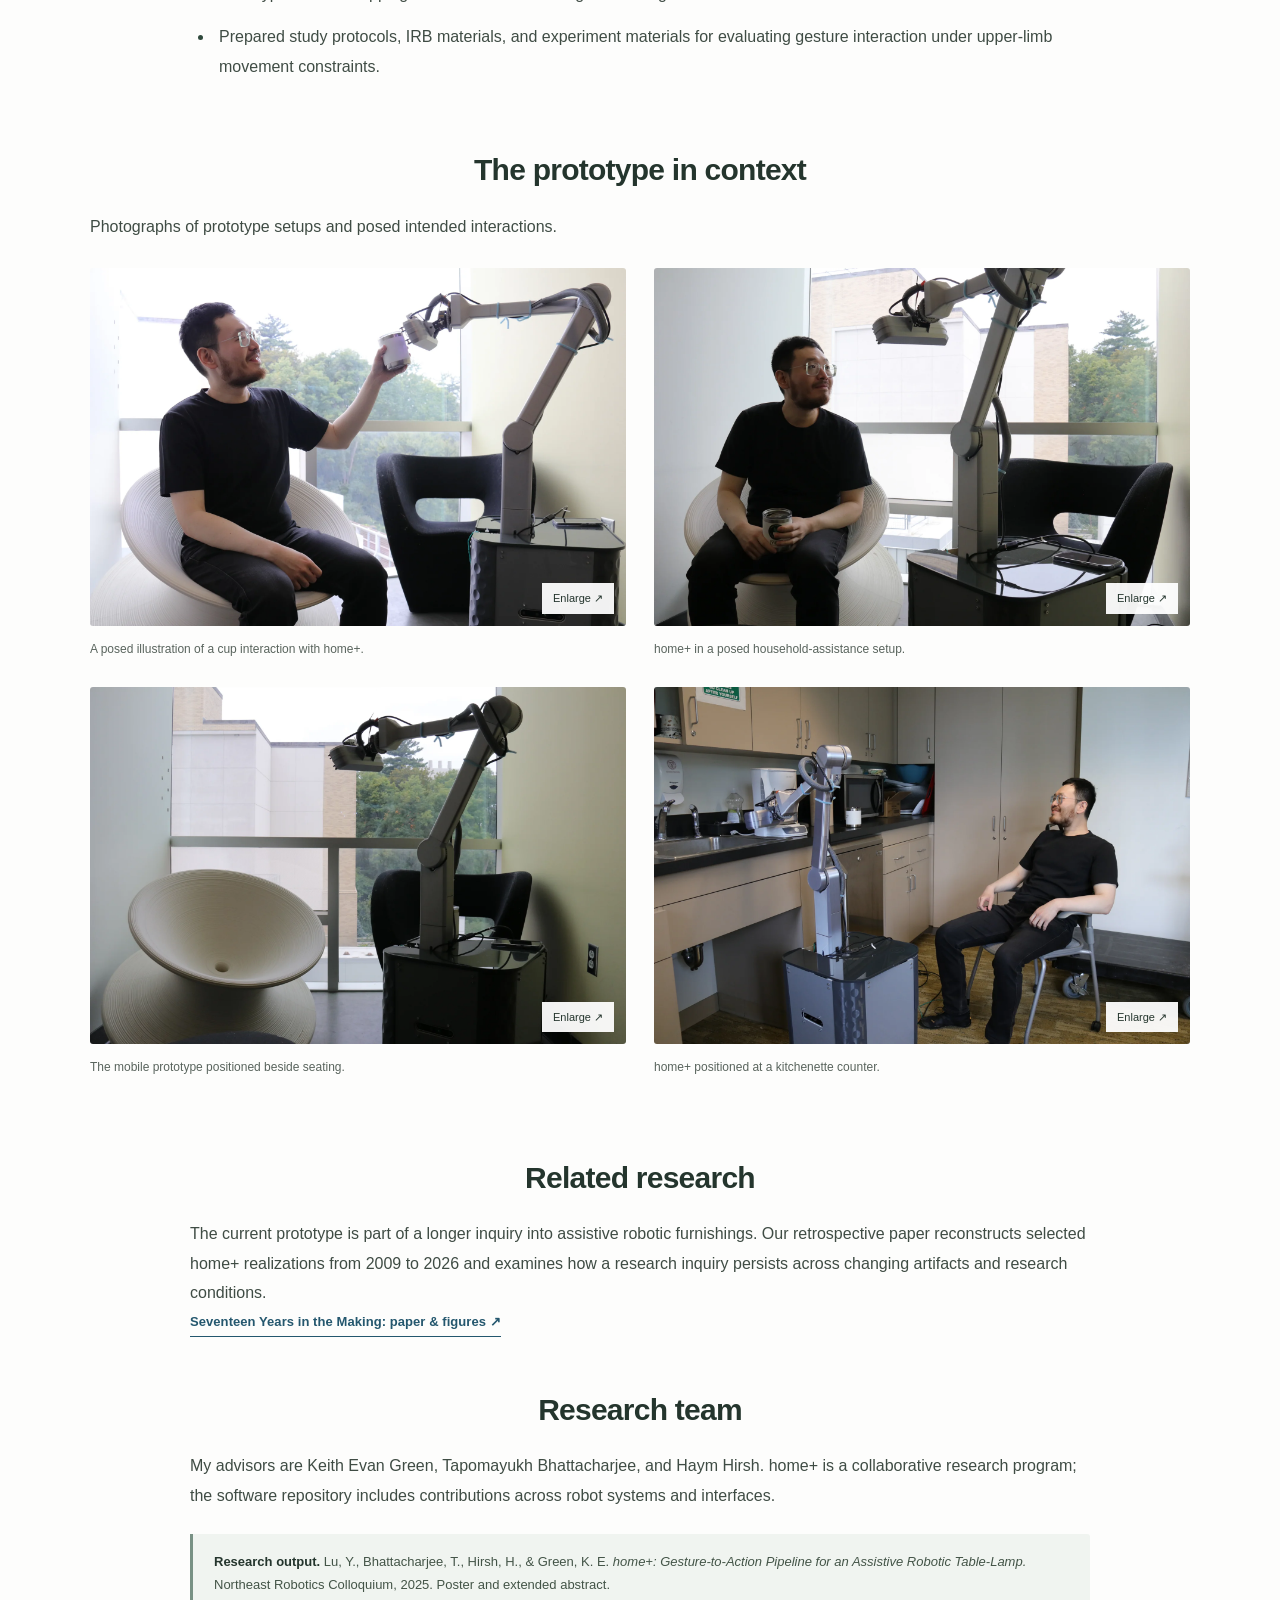
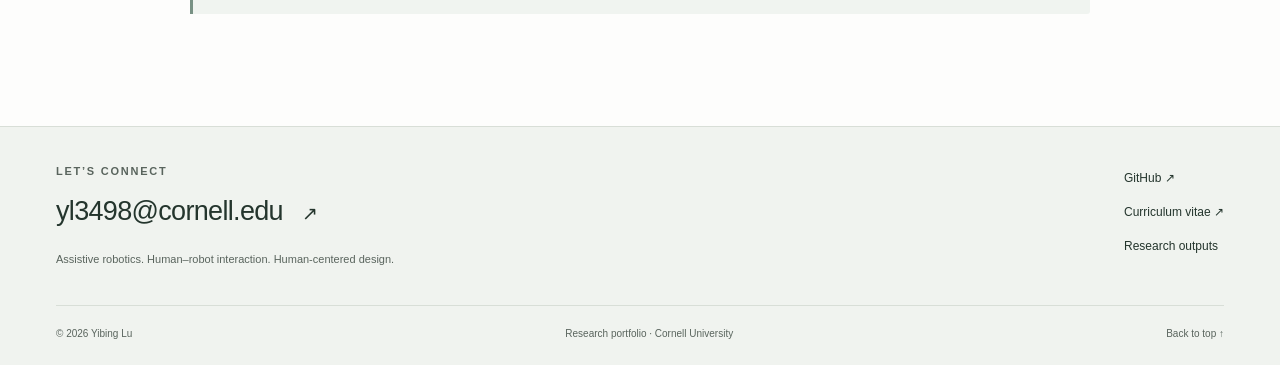
<file: demos/index.html>
<!doctype html>
<html lang="en"><head><meta charset="utf-8"><meta name="viewport" content="width=device-width, initial-scale=1">
<title>Demonstrations | Yibing Lu</title><meta name="description" content="home+ research demonstrations and photographs.">
<meta name="theme-color" content="#22382f"><meta property="og:title" content="Demonstrations | Yibing Lu"><meta property="og:description" content="home+ research demonstrations and photographs."><meta property="og:type" content="website"><meta property="og:image" content="https://yibing-l.github.io/assets/social.svg">
<link rel="icon" href="../assets/favicon.svg" type="image/svg+xml"><link rel="stylesheet" href="../assets/style.css?v=024eaf8745">
<script src="../assets/main.js" defer></script><script src="../assets/demos.js?v=83ca3c318e" defer></script>
<link rel="canonical" href="https://yibing-l.github.io/projects/homeplus/"><meta http-equiv="refresh" content="0;url=../projects/homeplus/index.html#video"><script>location.replace("../projects/homeplus/index.html#video");</script></head><body><a class="skip-link" href="#main">Skip to content</a>
<header class="site-header"><a class="brand" href="../index.html" aria-label="Yibing Lu home"><span class="brand-mark">yl<span>·</span></span><span>Yibing Lu</span></a><button class="menu-toggle" aria-controls="site-nav" aria-expanded="false">Menu <span aria-hidden="true">＋</span></button><nav class="site-nav" id="site-nav" aria-label="Main navigation"><a href="../index.html#profile">About</a><a href="../publications/index.html">Publications</a><a href="../index.html#research" aria-current="page">Research</a><a class="nav-cv" href="../cv/index.html">CV <span aria-hidden="true">↗</span></a></nav></header>
<main id="main"><section class="page-intro wrap"><h1>Demonstrations</h1><p class="page-lead"><a href="../projects/homeplus/index.html#video">View demonstrations on the home+ project page ↗</a></p></section></main>
<footer class="site-footer"><div><p class="eyebrow">LET’S CONNECT</p><a class="footer-email" href="mailto:yl3498@cornell.edu">yl3498@cornell.edu <span aria-hidden="true">↗</span></a><p>Assistive robotics. Human–robot interaction. Human-centered design.</p></div><div class="footer-links"><a href="https://github.com/Yibing-L">GitHub ↗</a><a href="../cv/index.html">Curriculum vitae ↗</a><a href="../publications/index.html">Research outputs</a></div><div class="footer-bottom"><span>© 2026 Yibing Lu</span><span>Research portfolio · Cornell University</span><a href="#main">Back to top ↑</a></div></footer>
<dialog class="photo-dialog" aria-label="Photo viewer"><button class="dialog-close" aria-label="Close photo viewer">Close ×</button><img alt=""><p></p></dialog>
</body></html>
</file>
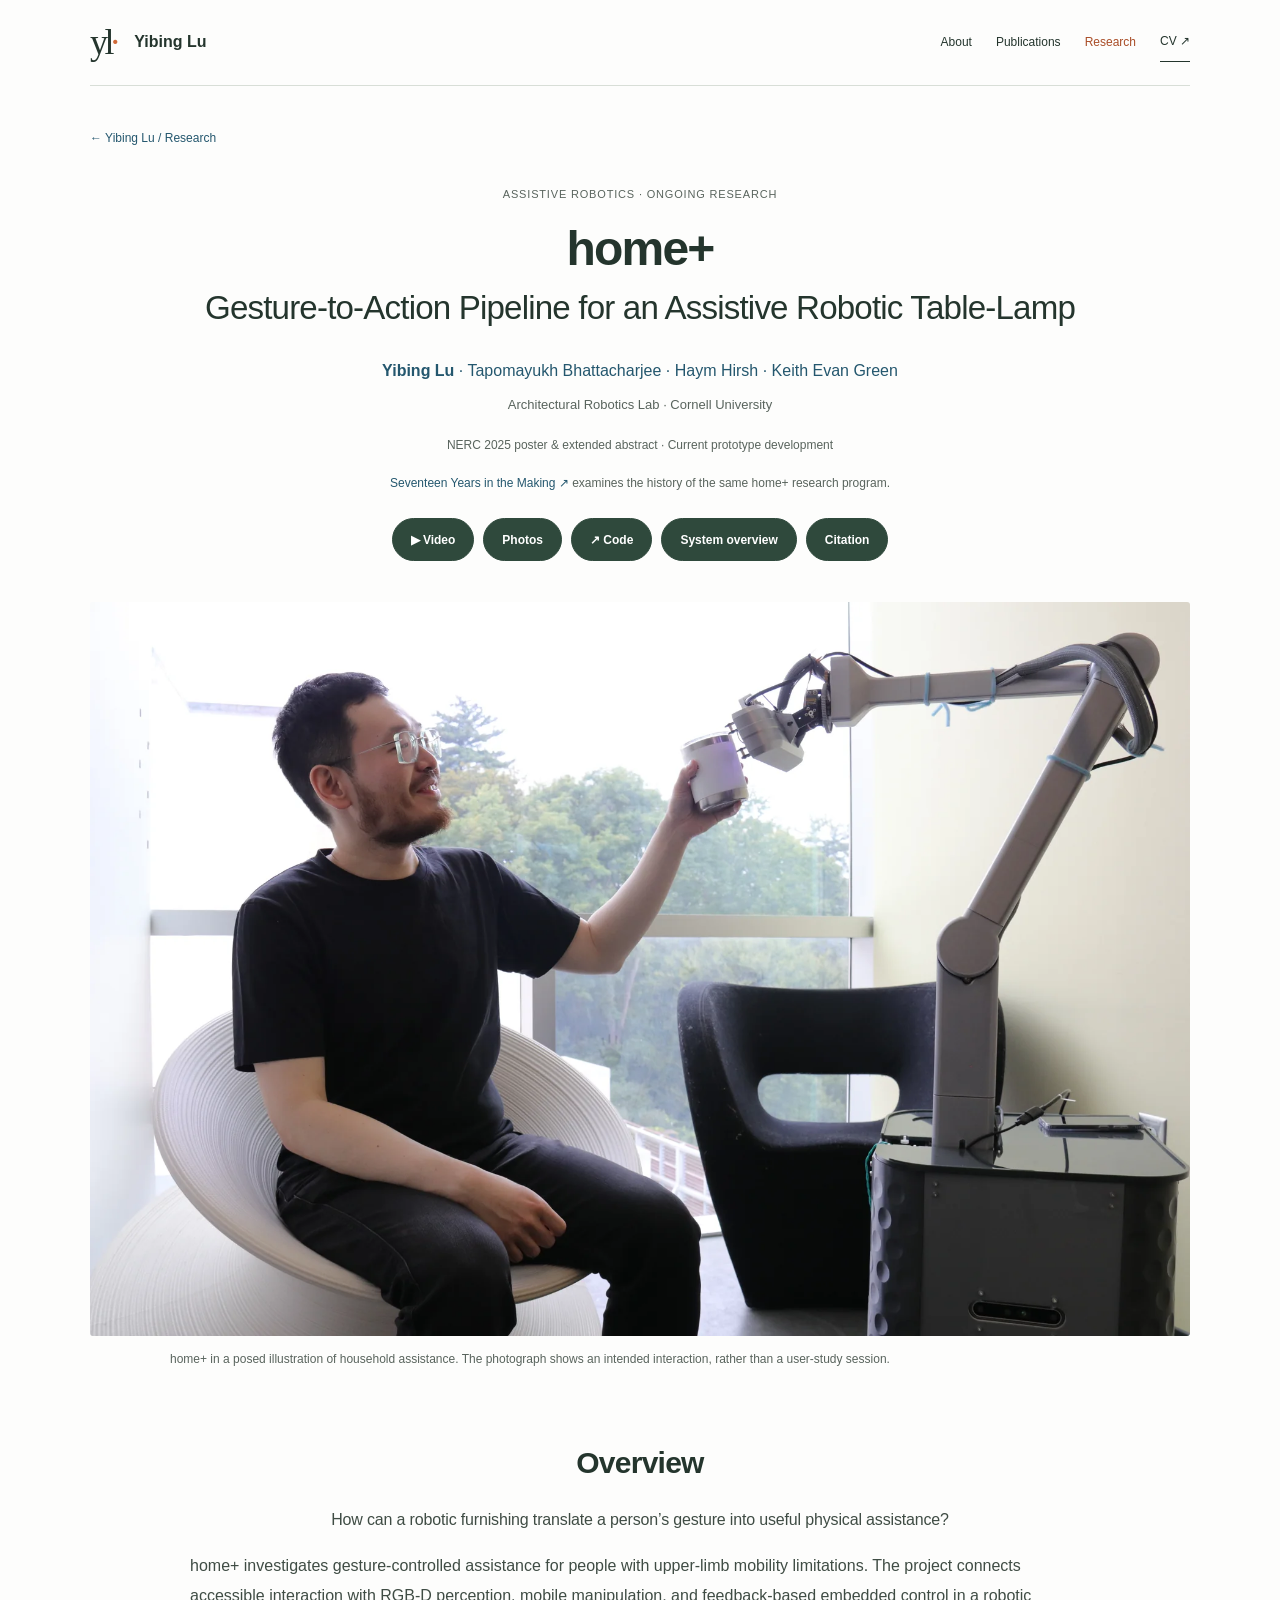
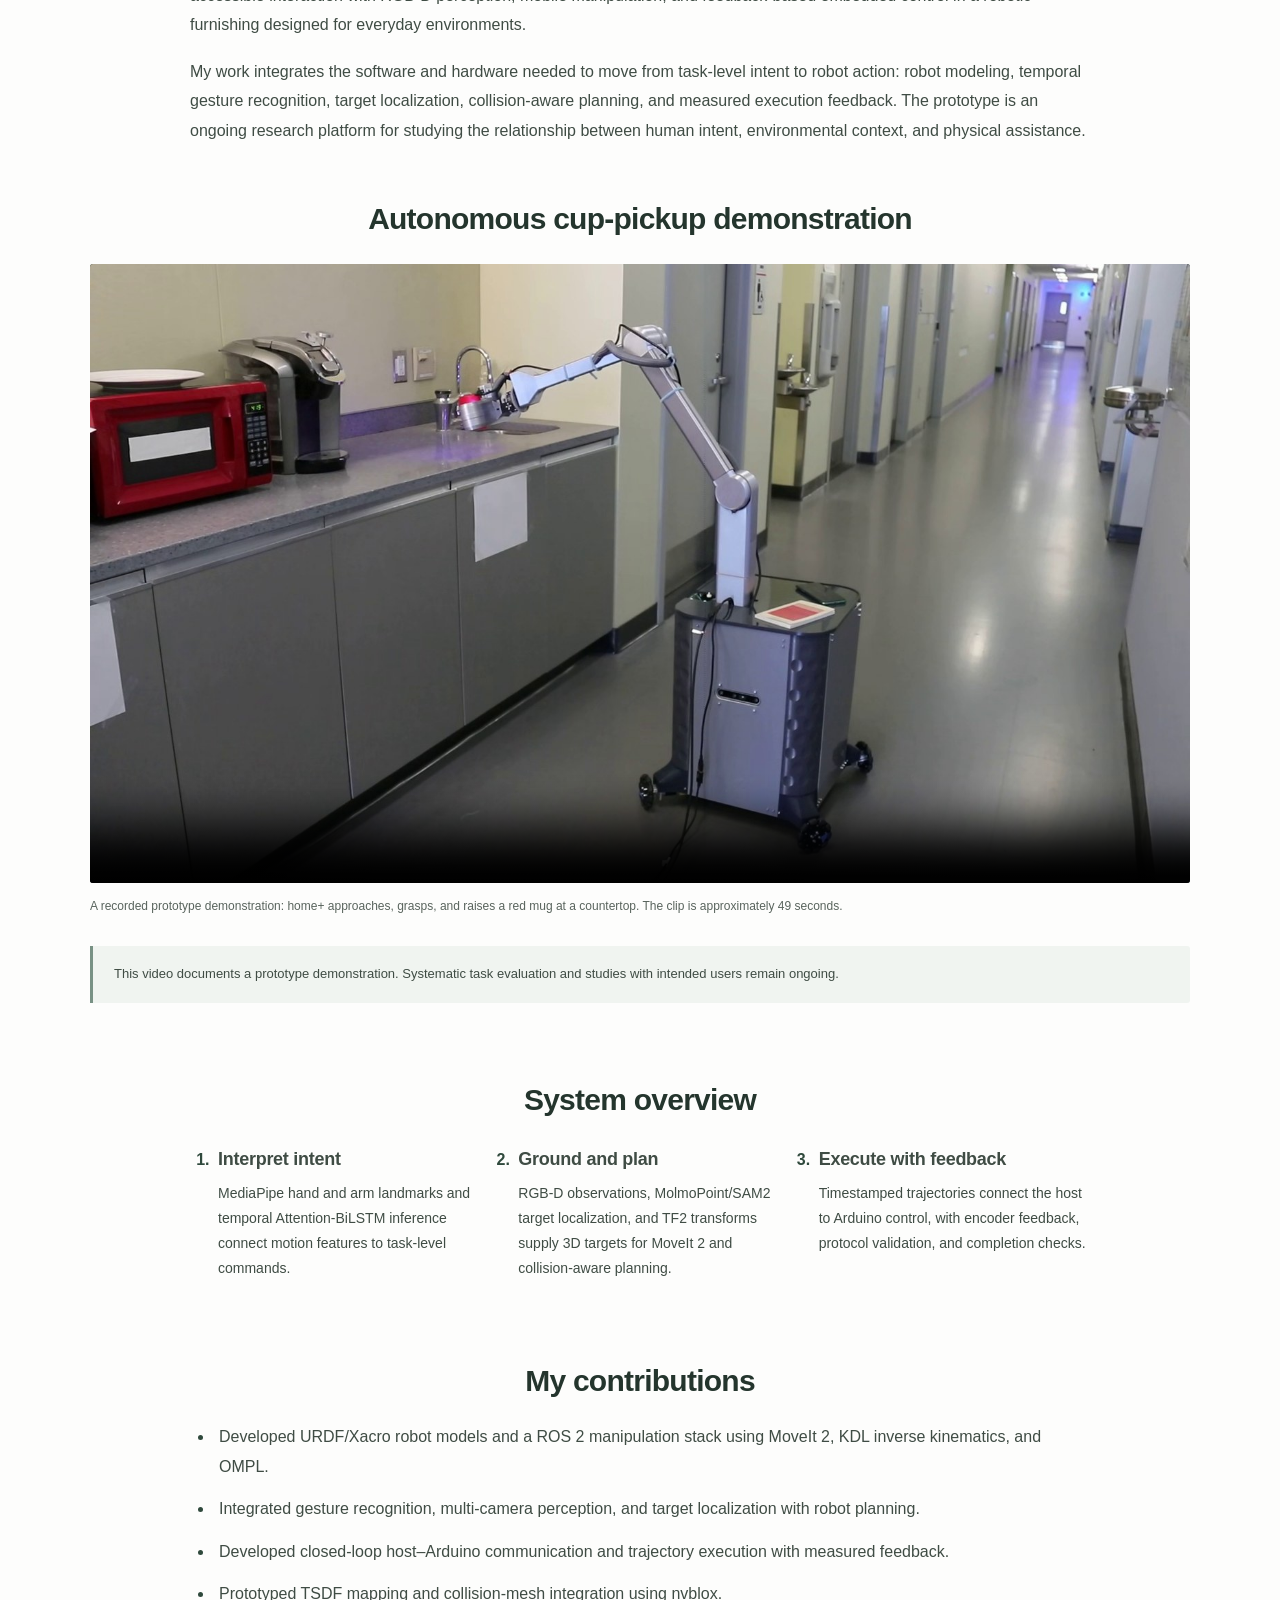
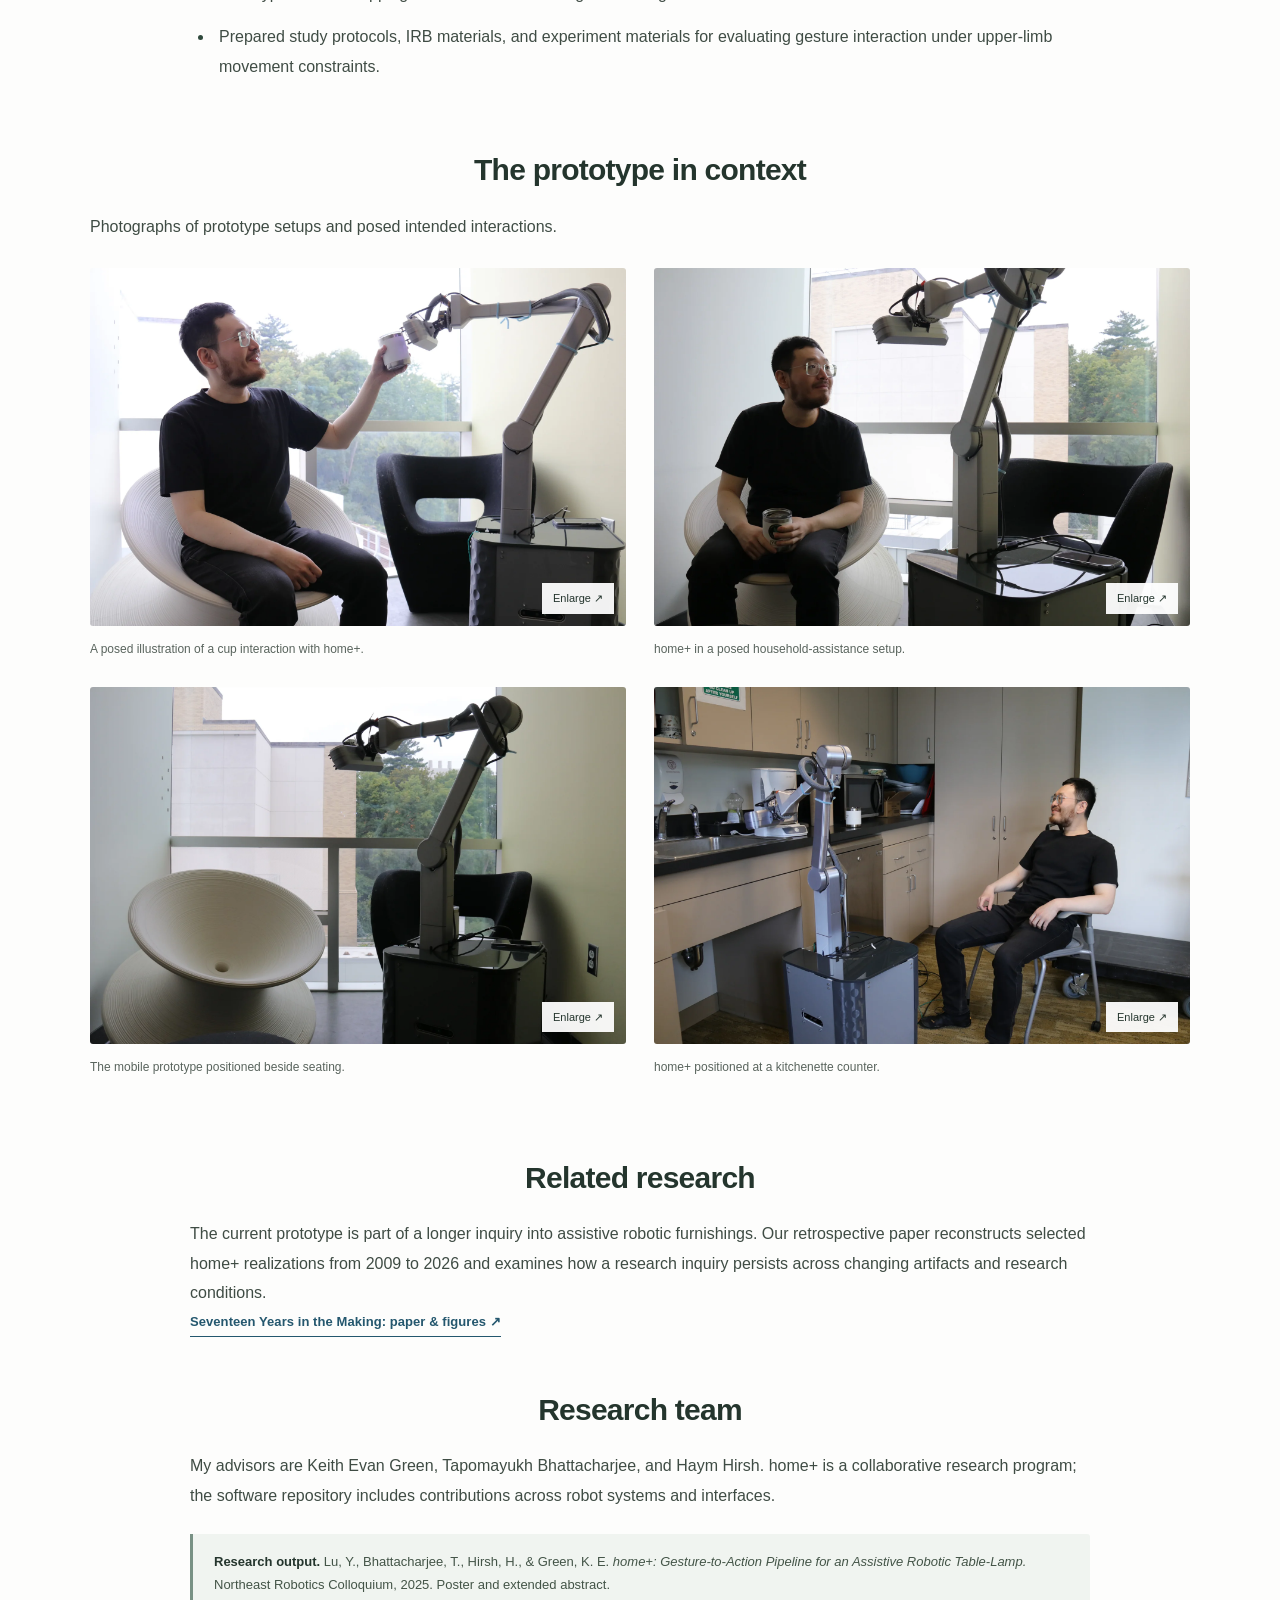
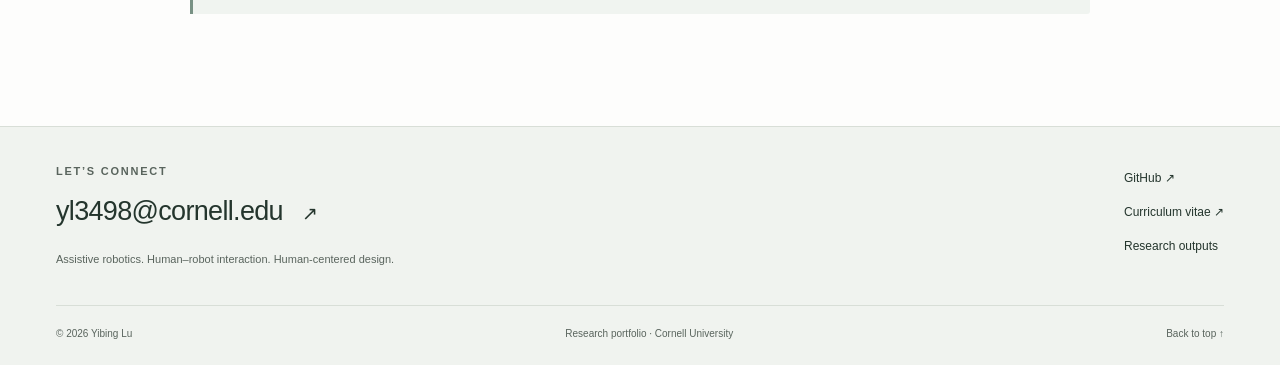
<file: gallery/index.html>
<!doctype html>
<html lang="en"><head><meta charset="utf-8"><meta name="viewport" content="width=device-width, initial-scale=1">
<title>Research photographs | Yibing Lu</title><meta name="description" content="home+ research demonstrations and photographs.">
<meta name="theme-color" content="#22382f"><meta property="og:title" content="Research photographs | Yibing Lu"><meta property="og:description" content="home+ research demonstrations and photographs."><meta property="og:type" content="website"><meta property="og:image" content="https://yibing-l.github.io/assets/social.svg">
<link rel="icon" href="../assets/favicon.svg" type="image/svg+xml"><link rel="stylesheet" href="../assets/style.css?v=024eaf8745">
<script src="../assets/main.js" defer></script><script src="../assets/demos.js?v=83ca3c318e" defer></script>
<link rel="canonical" href="https://yibing-l.github.io/projects/homeplus/"><meta http-equiv="refresh" content="0;url=../projects/homeplus/index.html#photos"><script>location.replace("../projects/homeplus/index.html#photos");</script></head><body><a class="skip-link" href="#main">Skip to content</a>
<header class="site-header"><a class="brand" href="../index.html" aria-label="Yibing Lu home"><span class="brand-mark">yl<span>·</span></span><span>Yibing Lu</span></a><button class="menu-toggle" aria-controls="site-nav" aria-expanded="false">Menu <span aria-hidden="true">＋</span></button><nav class="site-nav" id="site-nav" aria-label="Main navigation"><a href="../index.html#profile">About</a><a href="../publications/index.html">Publications</a><a href="../index.html#research" aria-current="page">Research</a><a class="nav-cv" href="../cv/index.html">CV <span aria-hidden="true">↗</span></a></nav></header>
<main id="main"><section class="page-intro wrap"><h1>Research photographs</h1><p class="page-lead"><a href="../projects/homeplus/index.html#photos">View research photographs on the home+ project page ↗</a></p></section></main>
<footer class="site-footer"><div><p class="eyebrow">LET’S CONNECT</p><a class="footer-email" href="mailto:yl3498@cornell.edu">yl3498@cornell.edu <span aria-hidden="true">↗</span></a><p>Assistive robotics. Human–robot interaction. Human-centered design.</p></div><div class="footer-links"><a href="https://github.com/Yibing-L">GitHub ↗</a><a href="../cv/index.html">Curriculum vitae ↗</a><a href="../publications/index.html">Research outputs</a></div><div class="footer-bottom"><span>© 2026 Yibing Lu</span><span>Research portfolio · Cornell University</span><a href="#main">Back to top ↑</a></div></footer>
<dialog class="photo-dialog" aria-label="Photo viewer"><button class="dialog-close" aria-label="Close photo viewer">Close ×</button><img alt=""><p></p></dialog>
</body></html>
</file>
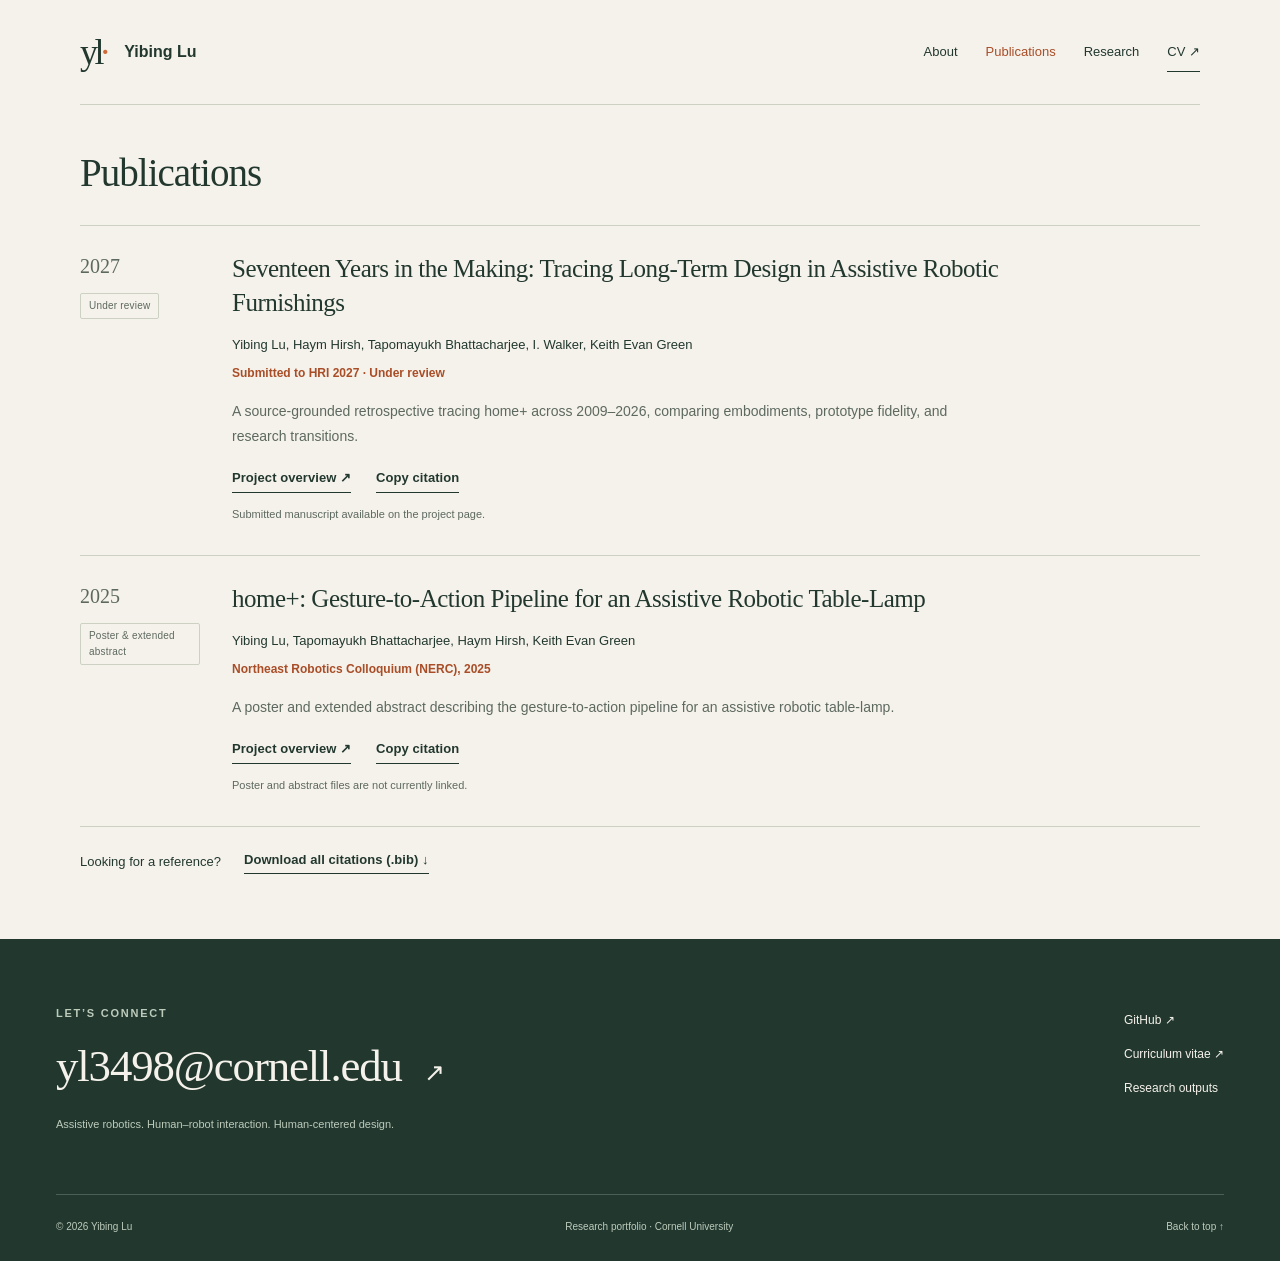
<file: publications/index.html>
<!doctype html>
<html lang="en"><head><meta charset="utf-8"><meta name="viewport" content="width=device-width, initial-scale=1">
<title>Publications | Yibing Lu</title><meta name="description" content="Research outputs by Yibing Lu, including under-review research and a poster and extended abstract.">
<meta name="theme-color" content="#22382f"><meta property="og:title" content="Publications | Yibing Lu"><meta property="og:description" content="Research outputs by Yibing Lu, including under-review research and a poster and extended abstract."><meta property="og:type" content="website"><meta property="og:image" content="https://yibing-l.github.io/assets/social.svg">
<link rel="icon" href="../assets/favicon.svg" type="image/svg+xml"><link rel="stylesheet" href="../assets/style.css?v=024eaf8745">
<script src="../assets/main.js" defer></script><script src="../assets/demos.js?v=83ca3c318e" defer></script>
</head><body class="publications-page"><a class="skip-link" href="#main">Skip to content</a>
<header class="site-header"><a class="brand" href="../index.html" aria-label="Yibing Lu home"><span class="brand-mark">yl<span>·</span></span><span>Yibing Lu</span></a><button class="menu-toggle" aria-controls="site-nav" aria-expanded="false">Menu <span aria-hidden="true">＋</span></button><nav class="site-nav" id="site-nav" aria-label="Main navigation"><a href="../index.html#profile">About</a><a href="../publications/index.html" aria-current="page">Publications</a><a href="../index.html#research">Research</a><a class="nav-cv" href="../cv/index.html">CV <span aria-hidden="true">↗</span></a></nav></header>
<main id="main"><section class="page-intro wrap"><h1>Publications</h1></section><section class="wrap publication-list"><article class="publication-entry" id="long-term" data-category="review"><div class="publication-side"><span class="output-year">2027</span><span class="pill neutral">Under review</span></div><div><h2>Seventeen Years in the Making: Tracing Long-Term Design in Assistive Robotic Furnishings</h2><p class="authors">Yibing Lu, Haym Hirsh, Tapomayukh Bhattacharjee, I. Walker, Keith Evan Green</p><p class="venue">Submitted to HRI 2027 · Under review</p><p>A source-grounded retrospective tracing home+ across 2009–2026, comparing embodiments, prototype fidelity, and research transitions.</p><div class="output-actions"><a class="text-link" href="../projects/long-term-design/index.html">Project overview ↗</a><button class="text-link copy-citation" data-citation="long-term">Copy citation</button></div><p class="availability">Submitted manuscript available on the project page.</p></div></article><article class="publication-entry" id="homeplus" data-category="poster"><div class="publication-side"><span class="output-year">2025</span><span class="pill neutral">Poster & extended abstract</span></div><div><h2>home+: Gesture-to-Action Pipeline for an Assistive Robotic Table-Lamp</h2><p class="authors">Yibing Lu, Tapomayukh Bhattacharjee, Haym Hirsh, Keith Evan Green</p><p class="venue">Northeast Robotics Colloquium (NERC), 2025</p><p>A poster and extended abstract describing the gesture-to-action pipeline for an assistive robotic table-lamp.</p><div class="output-actions"><a class="text-link" href="../projects/homeplus/index.html">Project overview ↗</a><button class="text-link copy-citation" data-citation="homeplus">Copy citation</button></div><p class="availability">Poster and abstract files are not currently linked.</p></div></article><div class="citation-download"><p>Looking for a reference?</p><a class="text-link" href="../assets/research-outputs.bib" download>Download all citations (.bib) ↓</a><span class="copy-status" aria-live="polite"></span></div></section><script type="application/json" id="citations">{"long-term": "Yibing Lu, Haym Hirsh, Tapomayukh Bhattacharjee, I. Walker, Keith Evan Green. Seventeen Years in the Making: Tracing Long-Term Design in Assistive Robotic Furnishings. Submitted to HRI 2027 \u00b7 Under review.", "homeplus": "Yibing Lu, Tapomayukh Bhattacharjee, Haym Hirsh, Keith Evan Green. home+: Gesture-to-Action Pipeline for an Assistive Robotic Table-Lamp. Northeast Robotics Colloquium (NERC), 2025."}</script></main>
<footer class="site-footer"><div><p class="eyebrow">LET’S CONNECT</p><a class="footer-email" href="mailto:yl3498@cornell.edu">yl3498@cornell.edu <span aria-hidden="true">↗</span></a><p>Assistive robotics. Human–robot interaction. Human-centered design.</p></div><div class="footer-links"><a href="https://github.com/Yibing-L">GitHub ↗</a><a href="../cv/index.html">Curriculum vitae ↗</a><a href="../publications/index.html">Research outputs</a></div><div class="footer-bottom"><span>© 2026 Yibing Lu</span><span>Research portfolio · Cornell University</span><a href="#main">Back to top ↑</a></div></footer>
<dialog class="photo-dialog" aria-label="Photo viewer"><button class="dialog-close" aria-label="Close photo viewer">Close ×</button><img alt=""><p></p></dialog>
</body></html>
</file>
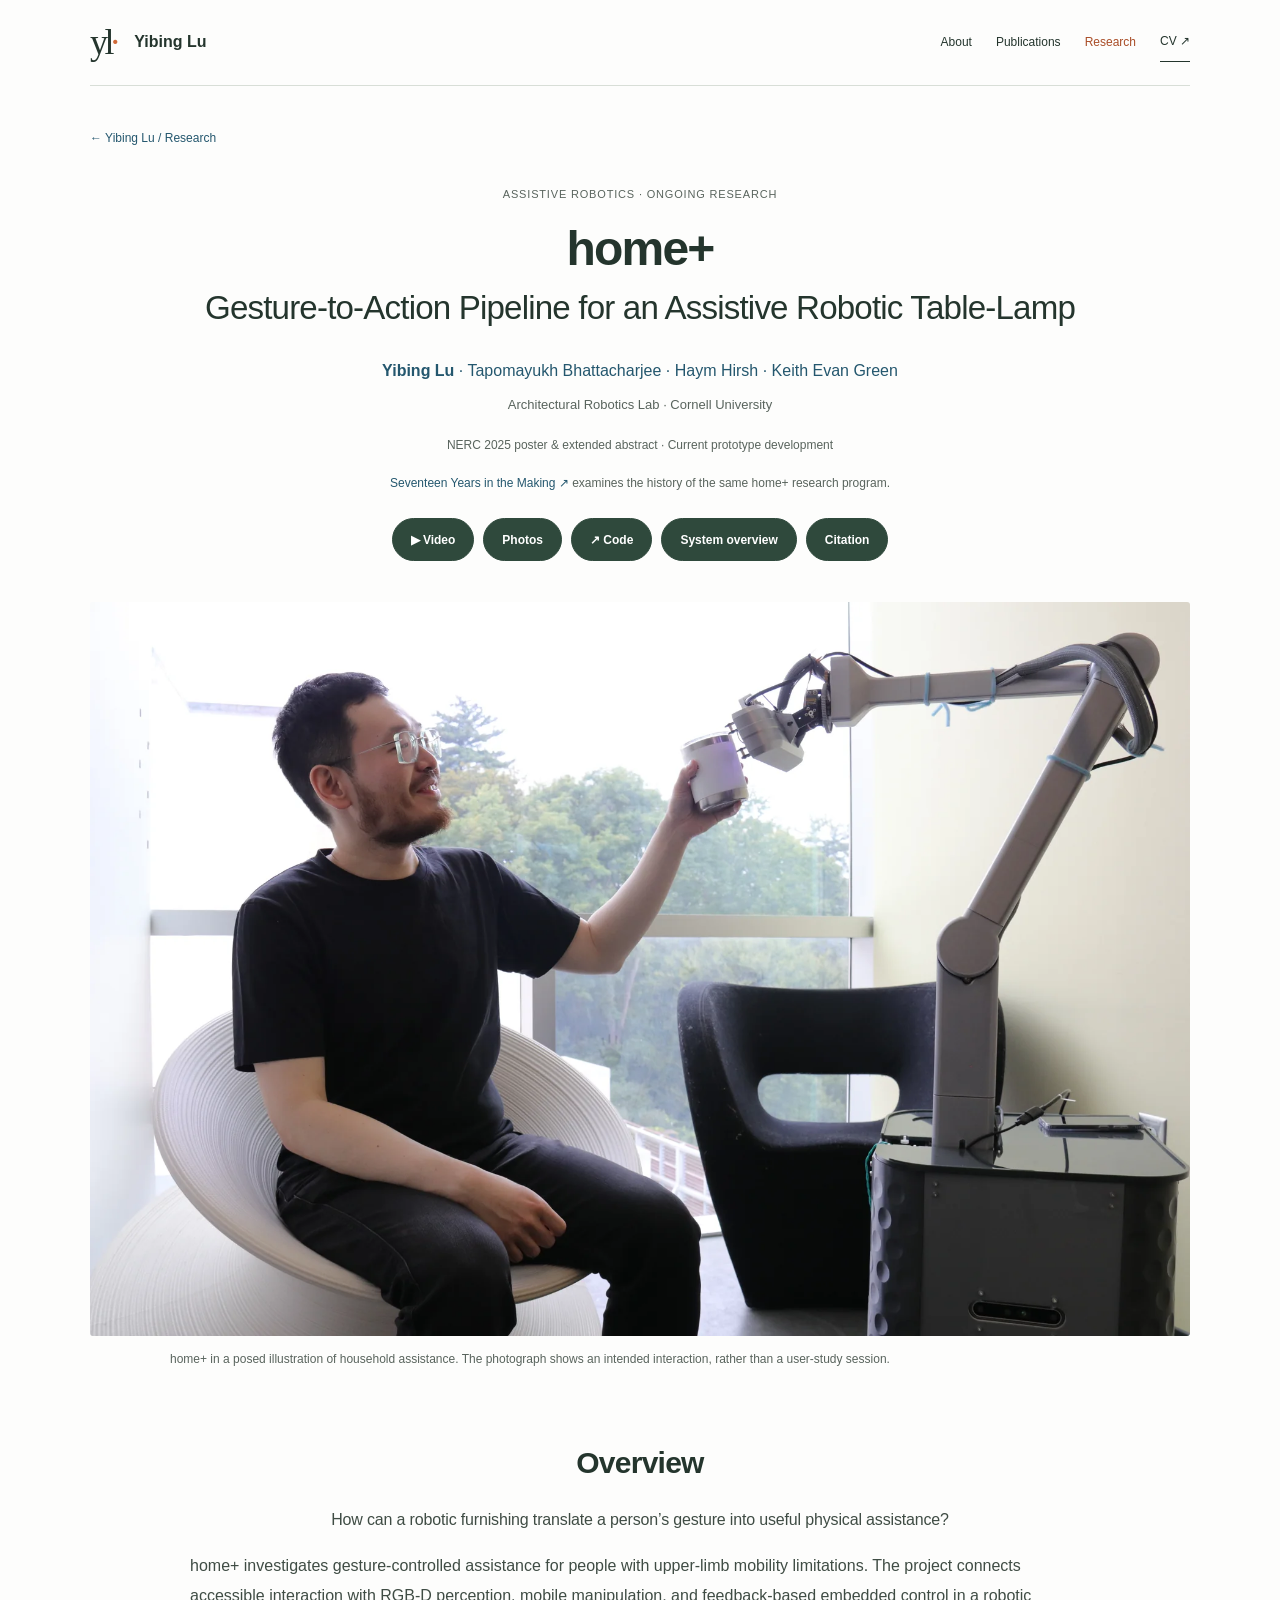
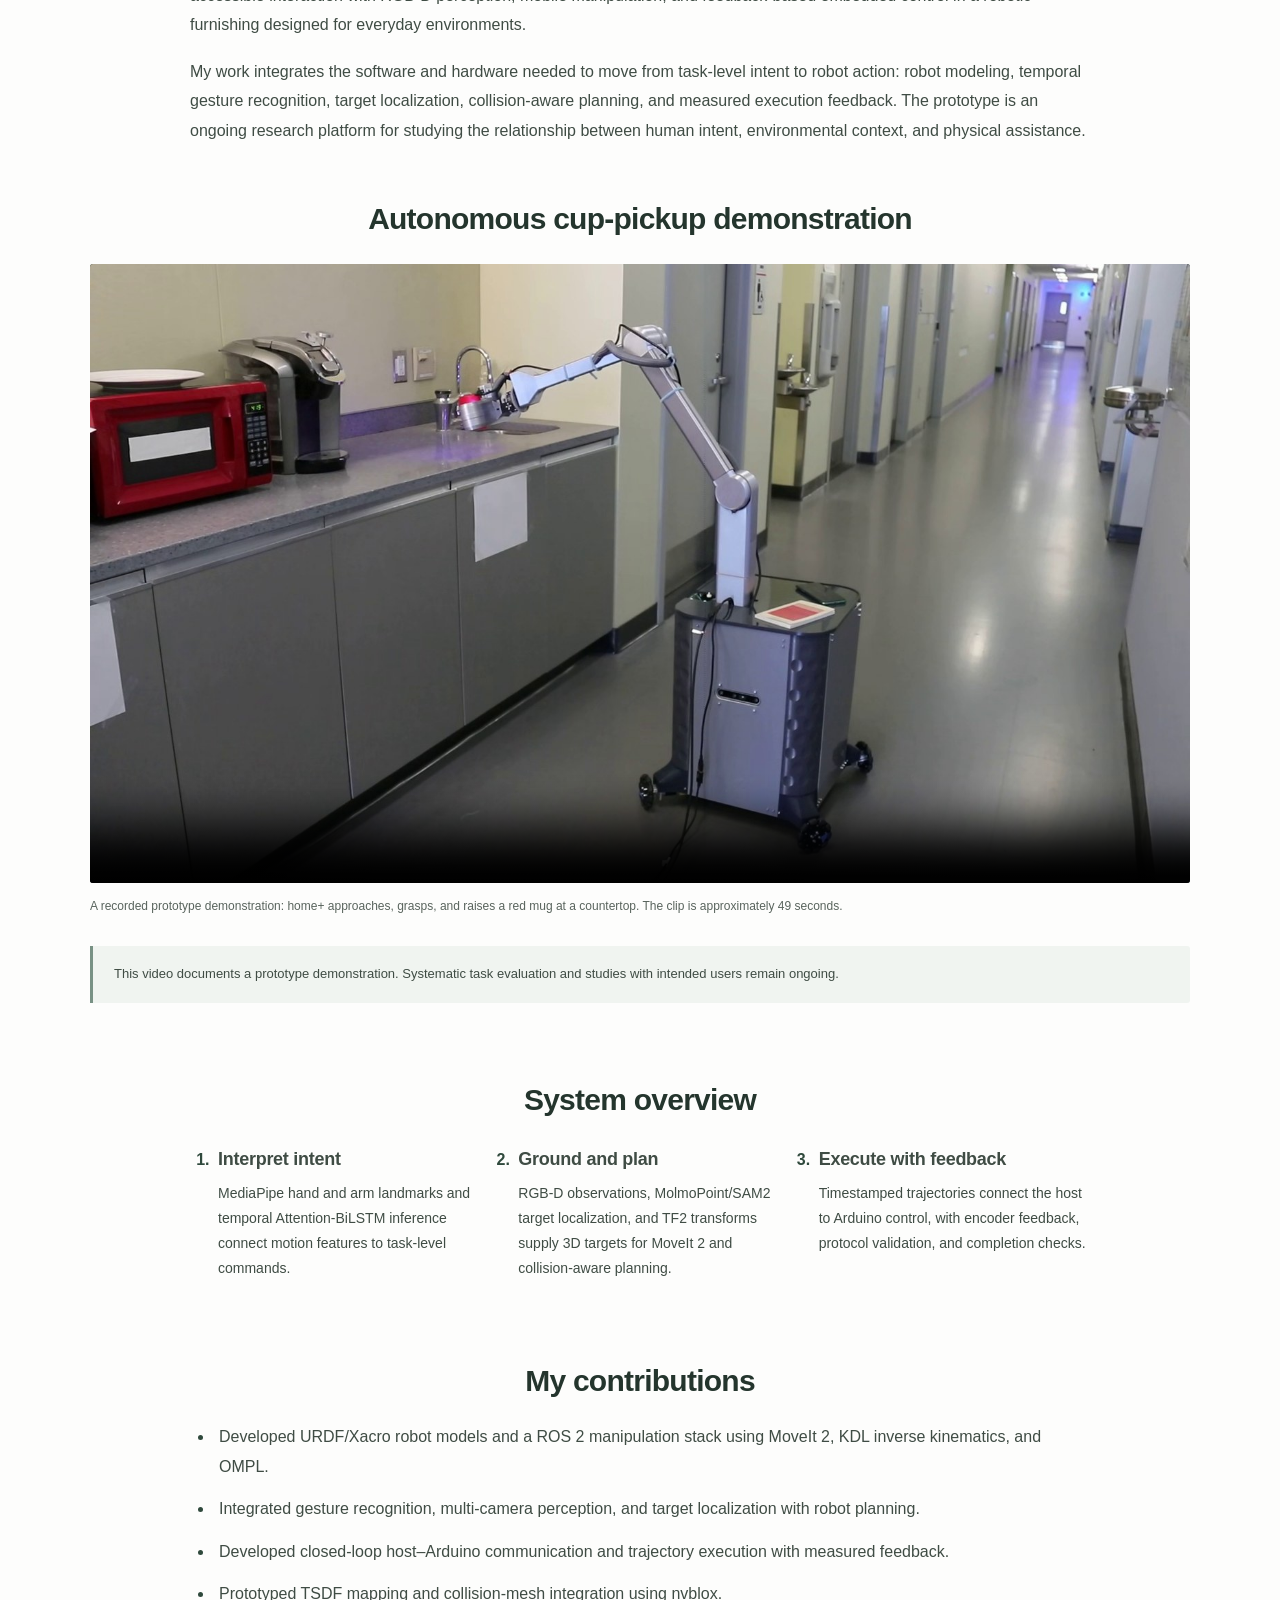
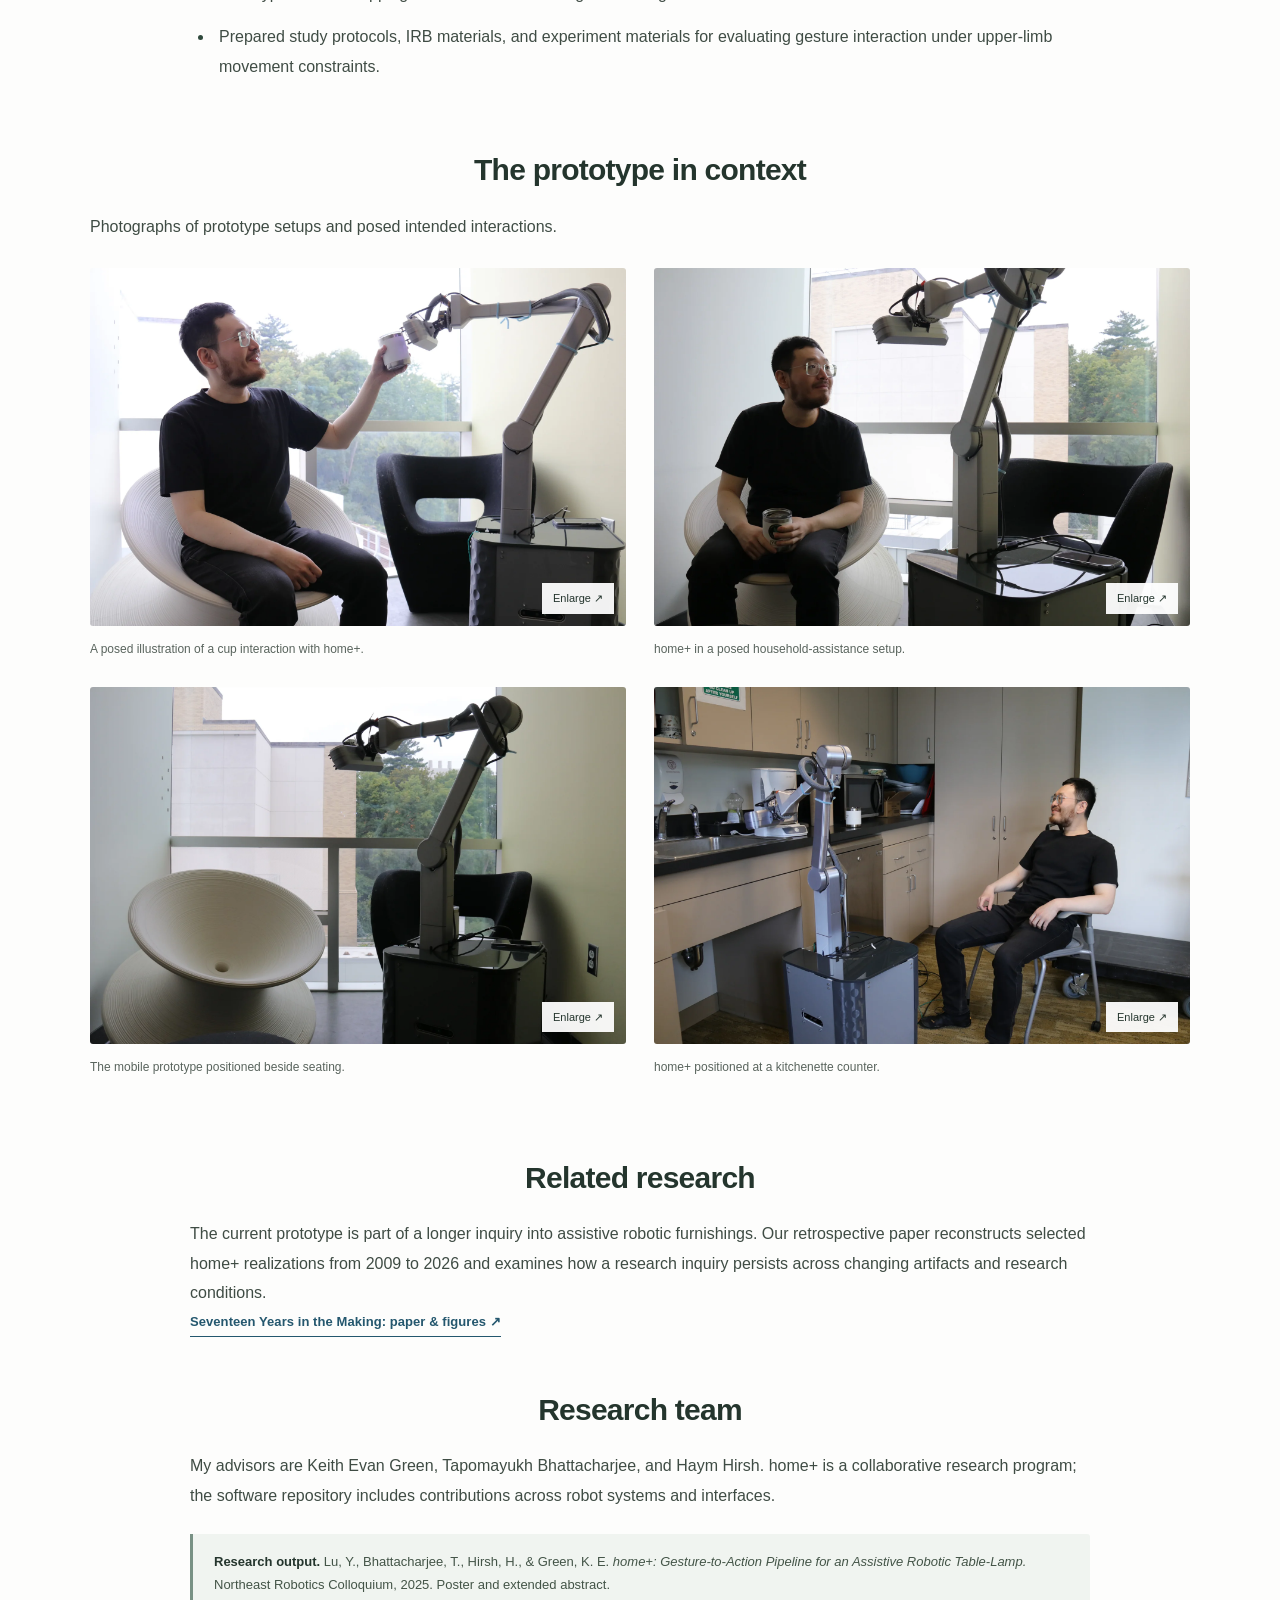
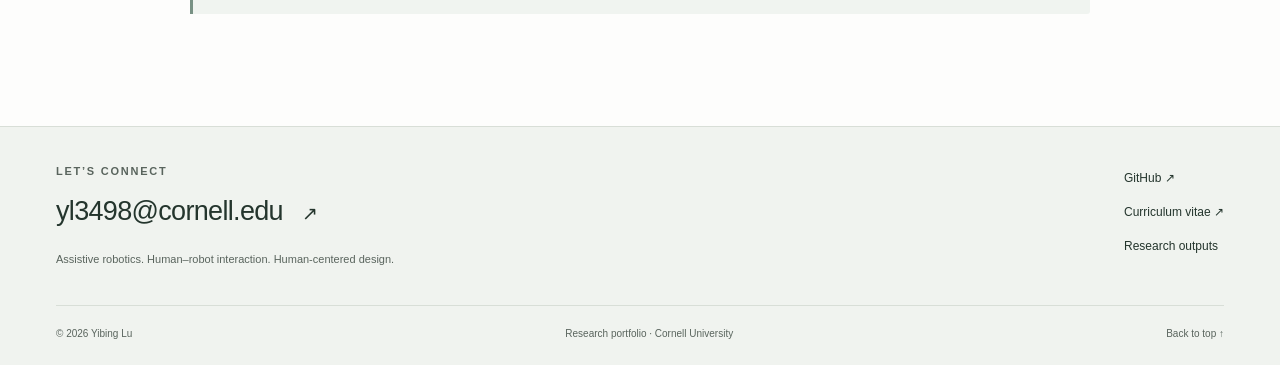
<file: projects/homeplus/index.html>
<!doctype html>
<html lang="en"><head><meta charset="utf-8"><meta name="viewport" content="width=device-width, initial-scale=1">
<title>home+ | Yibing Lu</title><meta name="description" content="home+ research project: gesture interaction, RGB-D perception, motion planning, and a recorded cup-pickup demonstration.">
<meta name="theme-color" content="#22382f"><meta property="og:title" content="home+ | Yibing Lu"><meta property="og:description" content="home+ research project: gesture interaction, RGB-D perception, motion planning, and a recorded cup-pickup demonstration."><meta property="og:type" content="website"><meta property="og:image" content="https://yibing-l.github.io/assets/social.svg">
<link rel="icon" href="../../assets/favicon.svg" type="image/svg+xml"><link rel="stylesheet" href="../../assets/style.css?v=024eaf8745">
<script src="../../assets/main.js" defer></script><script src="../../assets/demos.js?v=83ca3c318e" defer></script>
<link rel="stylesheet" href="../../assets/paper.css"></head><body class="paper-page"><a class="skip-link" href="#main">Skip to content</a>
<header class="site-header"><a class="brand" href="../../index.html" aria-label="Yibing Lu home"><span class="brand-mark">yl<span>·</span></span><span>Yibing Lu</span></a><button class="menu-toggle" aria-controls="site-nav" aria-expanded="false">Menu <span aria-hidden="true">＋</span></button><nav class="site-nav" id="site-nav" aria-label="Main navigation"><a href="../../index.html#profile">About</a><a href="../../publications/index.html">Publications</a><a href="../../index.html#research" aria-current="page">Research</a><a class="nav-cv" href="../../cv/index.html">CV <span aria-hidden="true">↗</span></a></nav></header>
<main id="main"><section class="paper-heading paper-wrap">
  <a class="back-link" href="../../index.html#research">← Yibing Lu / Research</a>
  <p class="paper-venue">Assistive robotics · Ongoing research</p>
  <h1>home+<span class="paper-subtitle">Gesture-to-Action Pipeline for an Assistive Robotic Table-Lamp</span></h1>
  <p class="paper-authors"><strong>Yibing Lu</strong> · Tapomayukh Bhattacharjee · Haym Hirsh · Keith Evan Green</p>
  <p class="paper-affiliations">Architectural Robotics Lab · Cornell University</p>
  <p class="research-scope">NERC 2025 poster & extended abstract · Current prototype development</p>
  <p class="research-scope"><a href="../long-term-design/index.html">Seventeen Years in the Making ↗</a> examines the history of the same home+ research program.</p>
  <div class="paper-resources"><a href="#video">▶ Video</a><a href="#photos">Photos</a><a href="https://github.com/Yibing-L/homeplus_robot_workspace">↗ Code</a><a href="#system">System overview</a><a href="../../publications/index.html#homeplus">Citation</a></div>
</section>

<figure class="paper-teaser paper-wrap"><img src="../../assets/homeplus/homeplus-cup-interaction.webp" alt="A seated person holding a cup beside the home+ robot’s gripper" width="1800" height="1200"><figcaption>home+ in a posed illustration of household assistance. The photograph shows an intended interaction, rather than a user-study session.</figcaption></figure>

<section class="paper-section" id="overview"><h2>Overview</h2><p class="paper-summary">How can a robotic furnishing translate a person’s gesture into useful physical assistance?</p><p>home+ investigates gesture-controlled assistance for people with upper-limb mobility limitations. The project connects accessible interaction with RGB-D perception, mobile manipulation, and feedback-based embedded control in a robotic furnishing designed for everyday environments.</p><p>My work integrates the software and hardware needed to move from task-level intent to robot action: robot modeling, temporal gesture recognition, target localization, collision-aware planning, and measured execution feedback. The prototype is an ongoing research platform for studying the relationship between human intent, environmental context, and physical assistance.</p></section>

<section class="paper-section paper-wide" id="video"><h2>Autonomous cup-pickup demonstration</h2><figure class="paper-figure paper-video"><video controls playsinline preload="metadata" poster="../../assets/homeplus/homeplus-cup-pickup-poster.jpg" aria-label="home+ cup-pickup demonstration"><source src="../../assets/homeplus/homeplus-cup-pickup.mp4" type="video/mp4"><p>Your browser does not support embedded video. <a href="../../assets/homeplus/homeplus-cup-pickup.mp4">Download the demonstration.</a></p></video><figcaption>A recorded prototype demonstration: home+ approaches, grasps, and raises a red mug at a countertop. The clip is approximately 49 seconds.</figcaption></figure><p class="paper-note">This video documents a prototype demonstration. Systematic task evaluation and studies with intended users remain ongoing.</p></section>

<section class="paper-section" id="system"><h2>System overview</h2><ol class="paper-steps"><li><h3>Interpret intent</h3><p>MediaPipe hand and arm landmarks and temporal Attention-BiLSTM inference connect motion features to task-level commands.</p></li><li><h3>Ground and plan</h3><p>RGB-D observations, MolmoPoint/SAM2 target localization, and TF2 transforms supply 3D targets for MoveIt 2 and collision-aware planning.</p></li><li><h3>Execute with feedback</h3><p>Timestamped trajectories connect the host to Arduino control, with encoder feedback, protocol validation, and completion checks.</p></li></ol></section>

<section class="paper-section" id="contributions"><h2>My contributions</h2><ul><li>Developed URDF/Xacro robot models and a ROS 2 manipulation stack using MoveIt 2, KDL inverse kinematics, and OMPL.</li><li>Integrated gesture recognition, multi-camera perception, and target localization with robot planning.</li><li>Developed closed-loop host–Arduino communication and trajectory execution with measured feedback.</li><li>Prototyped TSDF mapping and collision-mesh integration using nvblox.</li><li>Prepared study protocols, IRB materials, and experiment materials for evaluating gesture interaction under upper-limb movement constraints.</li></ul></section>

<section class="paper-section paper-wide" id="photos"><h2>The prototype in context</h2><p>Photographs of prototype setups and posed intended interactions.</p><div class="paper-gallery">
<figure class="paper-figure"><button class="photo-open" data-photo="../../assets/homeplus/homeplus-cup-interaction.jpg" data-caption="Posed illustration of a cup interaction with the home+ prototype." aria-label="Enlarge home+ cup interaction"><img src="../../assets/homeplus/homeplus-cup-interaction.webp" alt="A seated person holding a cup beside the home+ gripper" width="1800" height="1200"><span>Enlarge ↗</span></button><figcaption>A posed illustration of a cup interaction with home+.</figcaption></figure>
<figure class="paper-figure"><button class="photo-open" data-photo="../../assets/homeplus/homeplus-seated-context.jpg" data-caption="home+ in a posed household-assistance setup." aria-label="Enlarge home+ seating-area setup"><img src="../../assets/homeplus/homeplus-seated-context.webp" alt="home+ beside a seated person in a household-assistance illustration" width="1800" height="1200"><span>Enlarge ↗</span></button><figcaption>home+ in a posed household-assistance setup.</figcaption></figure>
<figure class="paper-figure"><button class="photo-open" data-photo="../../assets/homeplus/homeplus-prototype.jpg" data-caption="The mobile home+ prototype positioned beside seating." aria-label="Enlarge home+ prototype"><img src="../../assets/homeplus/homeplus-prototype.webp" alt="home+ prototype beside a chair" width="1800" height="1200" loading="lazy"><span>Enlarge ↗</span></button><figcaption>The mobile prototype positioned beside seating.</figcaption></figure>
<figure class="paper-figure"><button class="photo-open" data-photo="../../assets/homeplus/homeplus-kitchen-context.jpg" data-caption="home+ positioned at a kitchenette counter." aria-label="Enlarge home+ kitchenette setup"><img src="../../assets/homeplus/homeplus-kitchen-context.webp" alt="home+ at a kitchenette counter" width="1800" height="1200" loading="lazy"><span>Enlarge ↗</span></button><figcaption>home+ positioned at a kitchenette counter.</figcaption></figure>
</div></section>

<section class="paper-section"><h2>Related research</h2><p>The current prototype is part of a longer inquiry into assistive robotic furnishings. Our retrospective paper reconstructs selected home+ realizations from 2009 to 2026 and examines how a research inquiry persists across changing artifacts and research conditions.</p><a class="text-link" href="../long-term-design/index.html">Seventeen Years in the Making: paper & figures ↗</a></section>

<section class="paper-section"><h2>Research team</h2><p>My advisors are Keith Evan Green, Tapomayukh Bhattacharjee, and Haym Hirsh. home+ is a collaborative research program; the software repository includes contributions across robot systems and interfaces.</p><div class="paper-note"><strong>Research output.</strong> Lu, Y., Bhattacharjee, T., Hirsh, H., & Green, K. E. <em>home+: Gesture-to-Action Pipeline for an Assistive Robotic Table-Lamp.</em> Northeast Robotics Colloquium, 2025. Poster and extended abstract.</div></section>
</main>
<footer class="site-footer"><div><p class="eyebrow">LET’S CONNECT</p><a class="footer-email" href="mailto:yl3498@cornell.edu">yl3498@cornell.edu <span aria-hidden="true">↗</span></a><p>Assistive robotics. Human–robot interaction. Human-centered design.</p></div><div class="footer-links"><a href="https://github.com/Yibing-L">GitHub ↗</a><a href="../../cv/index.html">Curriculum vitae ↗</a><a href="../../publications/index.html">Research outputs</a></div><div class="footer-bottom"><span>© 2026 Yibing Lu</span><span>Research portfolio · Cornell University</span><a href="#main">Back to top ↑</a></div></footer>
<dialog class="photo-dialog" aria-label="Photo viewer"><button class="dialog-close" aria-label="Close photo viewer">Close ×</button><img alt=""><p></p></dialog>
</body></html>
</file>
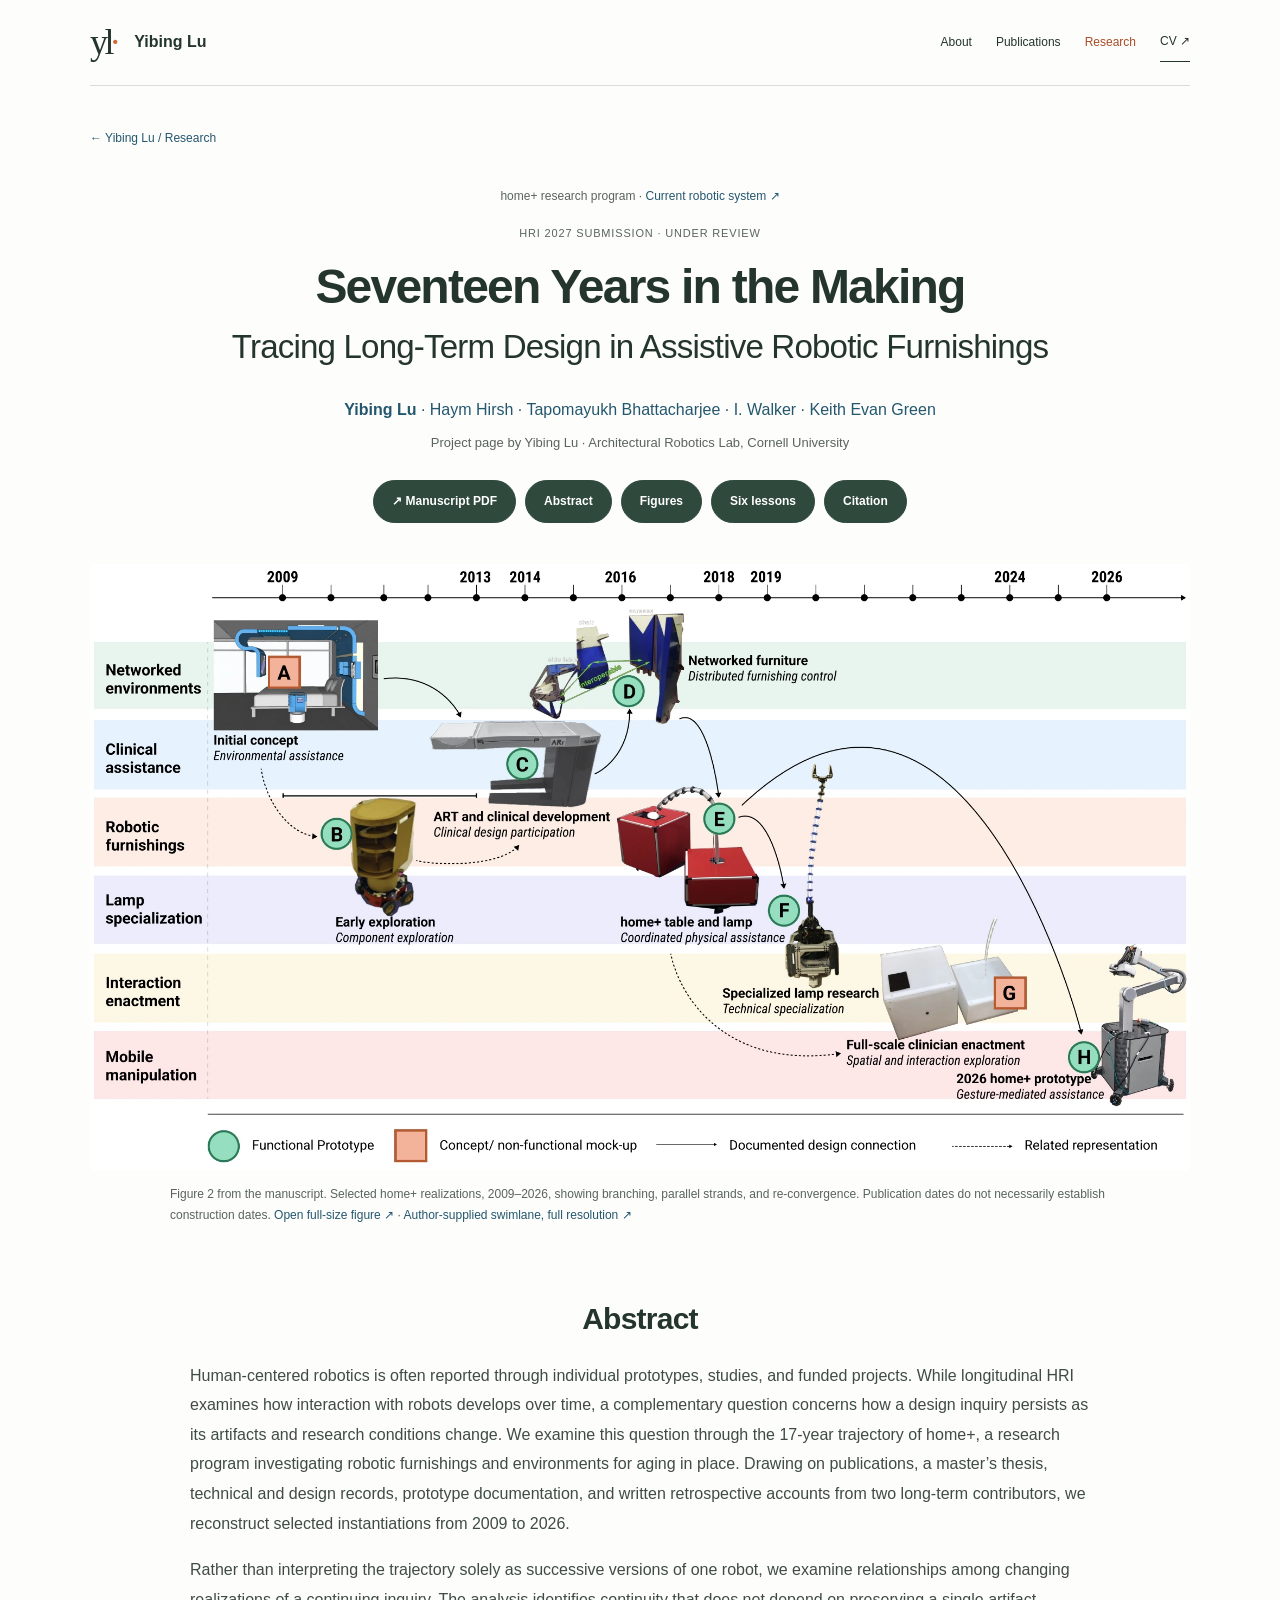
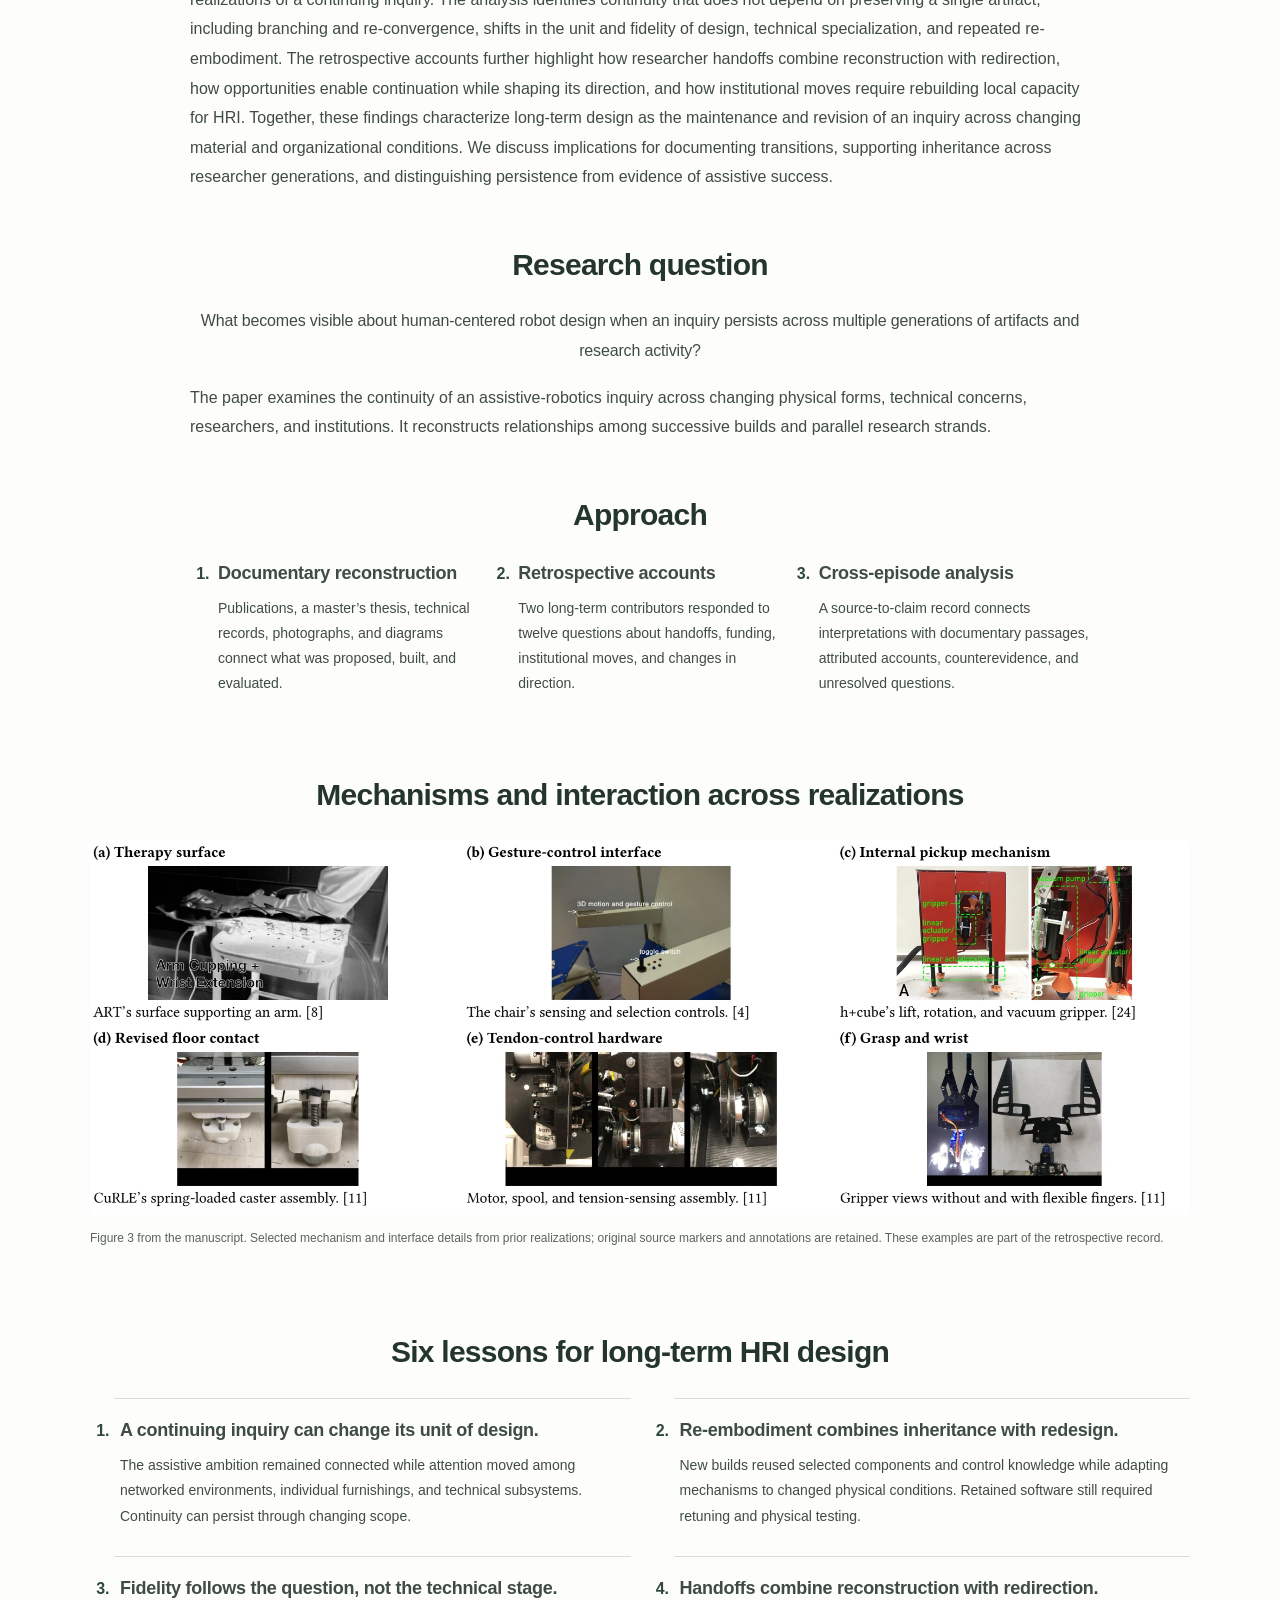
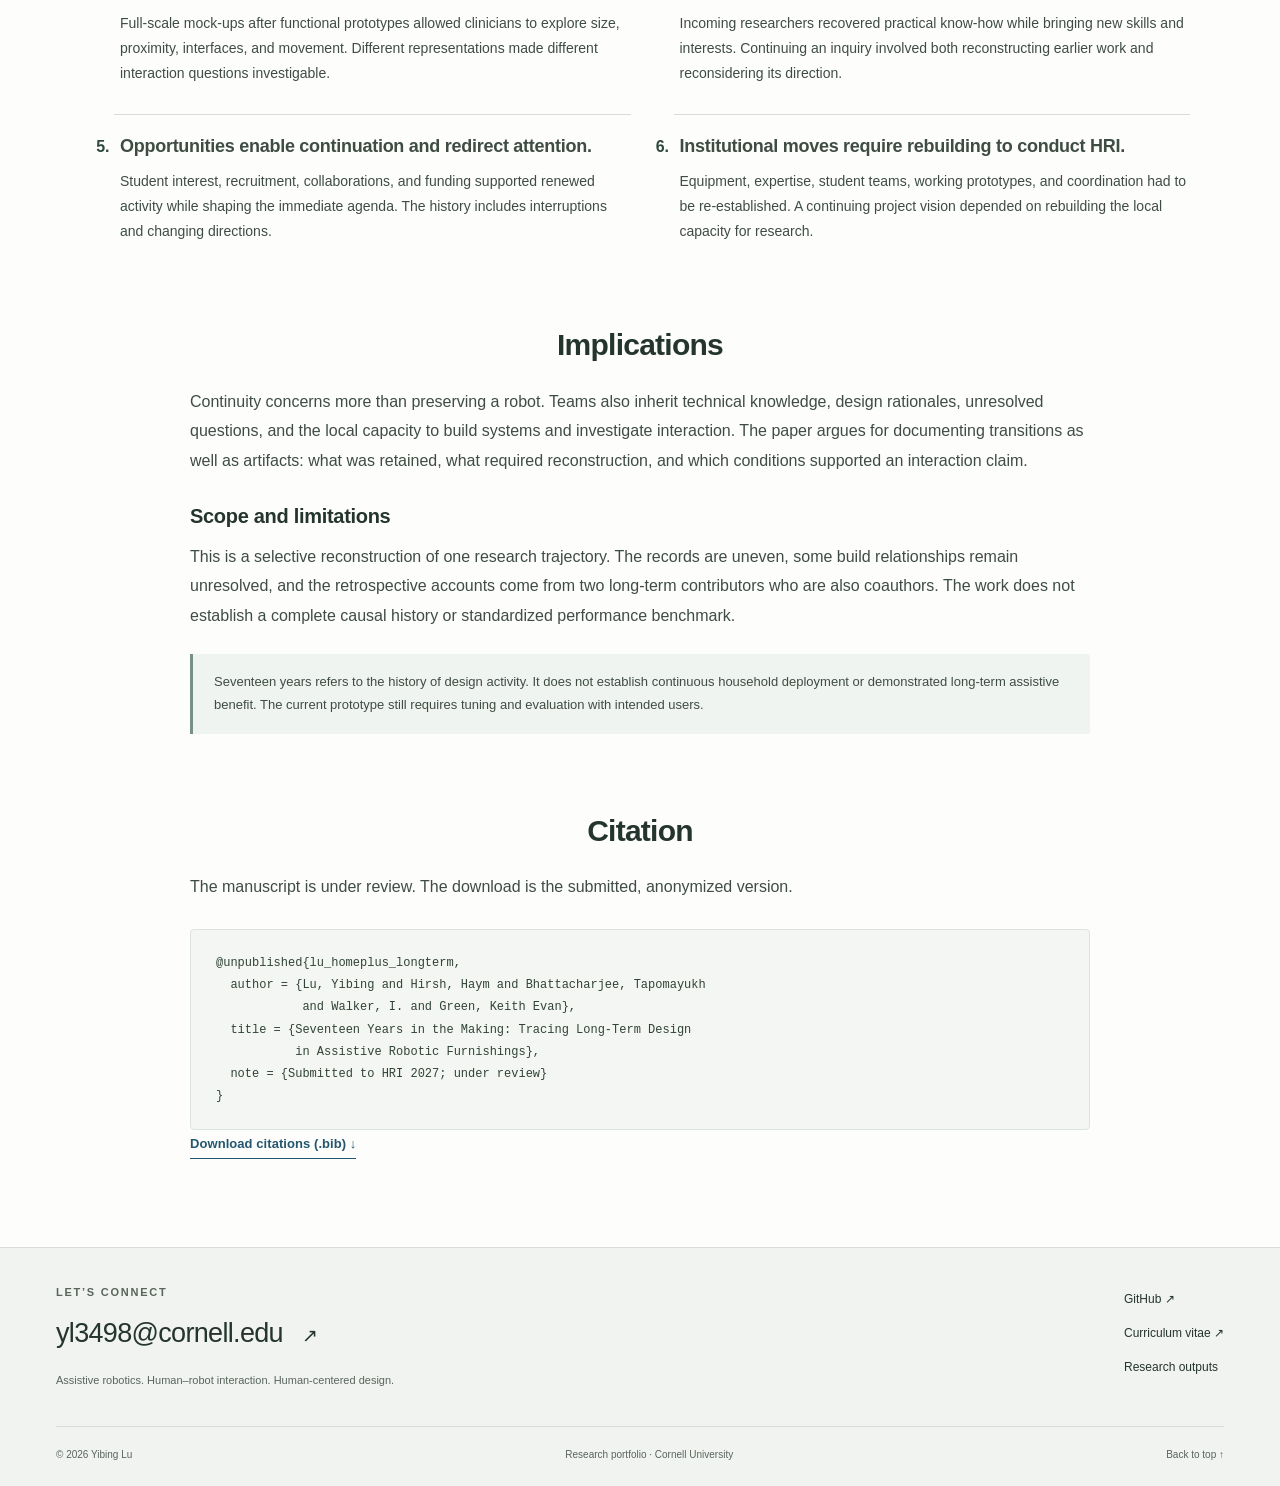
<file: projects/long-term-design/index.html>
<!doctype html>
<html lang="en"><head><meta charset="utf-8"><meta name="viewport" content="width=device-width, initial-scale=1">
<title>Seventeen Years in the Making | Yibing Lu</title><meta name="description" content="Paper, abstract, figures, and six lessons from a retrospective of home+ across 2009–2026. HRI 2027 submission, under review.">
<meta name="theme-color" content="#22382f"><meta property="og:title" content="Seventeen Years in the Making | Yibing Lu"><meta property="og:description" content="Paper, abstract, figures, and six lessons from a retrospective of home+ across 2009–2026. HRI 2027 submission, under review."><meta property="og:type" content="website"><meta property="og:image" content="https://yibing-l.github.io/assets/social.svg">
<link rel="icon" href="../../assets/favicon.svg" type="image/svg+xml"><link rel="stylesheet" href="../../assets/style.css?v=024eaf8745">
<script src="../../assets/main.js" defer></script><script src="../../assets/demos.js?v=83ca3c318e" defer></script>
<link rel="stylesheet" href="../../assets/paper.css"></head><body class="paper-page"><a class="skip-link" href="#main">Skip to content</a>
<header class="site-header"><a class="brand" href="../../index.html" aria-label="Yibing Lu home"><span class="brand-mark">yl<span>·</span></span><span>Yibing Lu</span></a><button class="menu-toggle" aria-controls="site-nav" aria-expanded="false">Menu <span aria-hidden="true">＋</span></button><nav class="site-nav" id="site-nav" aria-label="Main navigation"><a href="../../index.html#profile">About</a><a href="../../publications/index.html">Publications</a><a href="../../index.html#research" aria-current="page">Research</a><a class="nav-cv" href="../../cv/index.html">CV <span aria-hidden="true">↗</span></a></nav></header>
<main id="main"><section class="paper-heading paper-wrap">
  <a class="back-link" href="../../index.html#research">← Yibing Lu / Research</a>
  <p class="research-scope">home+ research program · <a href="../homeplus/index.html">Current robotic system ↗</a></p>
  <p class="paper-venue">HRI 2027 submission · Under review</p>
  <h1>Seventeen Years in the Making<span class="paper-subtitle">Tracing Long-Term Design in Assistive Robotic Furnishings</span></h1>
  <p class="paper-authors"><strong>Yibing Lu</strong> · Haym Hirsh · Tapomayukh Bhattacharjee · I. Walker · Keith Evan Green</p>
  <p class="paper-affiliations">Project page by Yibing Lu · Architectural Robotics Lab, Cornell University</p>
  <div class="paper-resources"><a href="../../assets/papers/seventeen-years-manuscript.pdf">↗ Manuscript PDF</a><a href="#abstract">Abstract</a><a href="#trajectory">Figures</a><a href="#lessons">Six lessons</a><a href="#citation">Citation</a></div>
</section>

<figure class="paper-teaser paper-wrap" id="trajectory"><img src="../../assets/paper/retrospective-timeline.webp" alt="home+ design trajectory from 2009 to 2026 showing branching and parallel research strands" width="2028" height="1120"><figcaption>Figure 2 from the manuscript. Selected home+ realizations, 2009–2026, showing branching, parallel strands, and re-convergence. Publication dates do not necessarily establish construction dates. <a href="../../assets/paper/retrospective-timeline.webp" target="_blank" rel="noopener">Open full-size figure ↗</a> · <a href="../../assets/paper/author-swimlane.png">Author-supplied swimlane, full resolution ↗</a></figcaption></figure>

<section class="paper-section" id="abstract"><h2>Abstract</h2><p>Human-centered robotics is often reported through individual prototypes, studies, and funded projects. While longitudinal HRI examines how interaction with robots develops over time, a complementary question concerns how a design inquiry persists as its artifacts and research conditions change. We examine this question through the 17-year trajectory of home+, a research program investigating robotic furnishings and environments for aging in place. Drawing on publications, a master’s thesis, technical and design records, prototype documentation, and written retrospective accounts from two long-term contributors, we reconstruct selected instantiations from 2009 to 2026.</p><p>Rather than interpreting the trajectory solely as successive versions of one robot, we examine relationships among changing realizations of a continuing inquiry. The analysis identifies continuity that does not depend on preserving a single artifact, including branching and re-convergence, shifts in the unit and fidelity of design, technical specialization, and repeated re-embodiment. The retrospective accounts further highlight how researcher handoffs combine reconstruction with redirection, how opportunities enable continuation while shaping its direction, and how institutional moves require rebuilding local capacity for HRI. Together, these findings characterize long-term design as the maintenance and revision of an inquiry across changing material and organizational conditions. We discuss implications for documenting transitions, supporting inheritance across researcher generations, and distinguishing persistence from evidence of assistive success.</p></section>

<section class="paper-section"><h2>Research question</h2><p class="paper-summary">What becomes visible about human-centered robot design when an inquiry persists across multiple generations of artifacts and research activity?</p><p>The paper examines the continuity of an assistive-robotics inquiry across changing physical forms, technical concerns, researchers, and institutions. It reconstructs relationships among successive builds and parallel research strands.</p></section>

<section class="paper-section"><h2>Approach</h2><ol class="paper-steps"><li><h3>Documentary reconstruction</h3><p>Publications, a master’s thesis, technical records, photographs, and diagrams connect what was proposed, built, and evaluated.</p></li><li><h3>Retrospective accounts</h3><p>Two long-term contributors responded to twelve questions about handoffs, funding, institutional moves, and changes in direction.</p></li><li><h3>Cross-episode analysis</h3><p>A source-to-claim record connects interpretations with documentary passages, attributed accounts, counterevidence, and unresolved questions.</p></li></ol></section>

<section class="paper-section paper-wide"><h2>Mechanisms and interaction across realizations</h2><figure class="paper-figure diagram-figure"><img src="../../assets/paper/historical-mechanisms.webp" alt="Original manuscript figure showing selected historical home+ mechanism and interface details with annotations" width="2028" height="692" loading="lazy"><figcaption>Figure 3 from the manuscript. Selected mechanism and interface details from prior realizations; original source markers and annotations are retained. These examples are part of the retrospective record.</figcaption></figure></section>

<section class="paper-section paper-wide" id="lessons"><h2>Six lessons for long-term HRI design</h2><ol class="paper-lessons">
<li><h3>A continuing inquiry can change its unit of design.</h3><p>The assistive ambition remained connected while attention moved among networked environments, individual furnishings, and technical subsystems. Continuity can persist through changing scope.</p></li>
<li><h3>Re-embodiment combines inheritance with redesign.</h3><p>New builds reused selected components and control knowledge while adapting mechanisms to changed physical conditions. Retained software still required retuning and physical testing.</p></li>
<li><h3>Fidelity follows the question, not the technical stage.</h3><p>Full-scale mock-ups after functional prototypes allowed clinicians to explore size, proximity, interfaces, and movement. Different representations made different interaction questions investigable.</p></li>
<li><h3>Handoffs combine reconstruction with redirection.</h3><p>Incoming researchers recovered practical know-how while bringing new skills and interests. Continuing an inquiry involved both reconstructing earlier work and reconsidering its direction.</p></li>
<li><h3>Opportunities enable continuation and redirect attention.</h3><p>Student interest, recruitment, collaborations, and funding supported renewed activity while shaping the immediate agenda. The history includes interruptions and changing directions.</p></li>
<li><h3>Institutional moves require rebuilding to conduct HRI.</h3><p>Equipment, expertise, student teams, working prototypes, and coordination had to be re-established. A continuing project vision depended on rebuilding the local capacity for research.</p></li>
</ol></section>

<section class="paper-section"><h2>Implications</h2><p>Continuity concerns more than preserving a robot. Teams also inherit technical knowledge, design rationales, unresolved questions, and the local capacity to build systems and investigate interaction. The paper argues for documenting transitions as well as artifacts: what was retained, what required reconstruction, and which conditions supported an interaction claim.</p><h3>Scope and limitations</h3><p>This is a selective reconstruction of one research trajectory. The records are uneven, some build relationships remain unresolved, and the retrospective accounts come from two long-term contributors who are also coauthors. The work does not establish a complete causal history or standardized performance benchmark.</p><p class="paper-note">Seventeen years refers to the history of design activity. It does not establish continuous household deployment or demonstrated long-term assistive benefit. The current prototype still requires tuning and evaluation with intended users.</p></section>

<section class="paper-section" id="citation"><h2>Citation</h2><p>The manuscript is under review. The download is the submitted, anonymized version.</p><pre class="paper-citation"><code>@unpublished{lu_homeplus_longterm,
  author = {Lu, Yibing and Hirsh, Haym and Bhattacharjee, Tapomayukh
            and Walker, I. and Green, Keith Evan},
  title = {Seventeen Years in the Making: Tracing Long-Term Design
           in Assistive Robotic Furnishings},
  note = {Submitted to HRI 2027; under review}
}</code></pre><a class="text-link" href="../../assets/research-outputs.bib" download>Download citations (.bib) ↓</a></section>
</main>
<footer class="site-footer"><div><p class="eyebrow">LET’S CONNECT</p><a class="footer-email" href="mailto:yl3498@cornell.edu">yl3498@cornell.edu <span aria-hidden="true">↗</span></a><p>Assistive robotics. Human–robot interaction. Human-centered design.</p></div><div class="footer-links"><a href="https://github.com/Yibing-L">GitHub ↗</a><a href="../../cv/index.html">Curriculum vitae ↗</a><a href="../../publications/index.html">Research outputs</a></div><div class="footer-bottom"><span>© 2026 Yibing Lu</span><span>Research portfolio · Cornell University</span><a href="#main">Back to top ↑</a></div></footer>
<dialog class="photo-dialog" aria-label="Photo viewer"><button class="dialog-close" aria-label="Close photo viewer">Close ×</button><img alt=""><p></p></dialog>
</body></html>
</file>
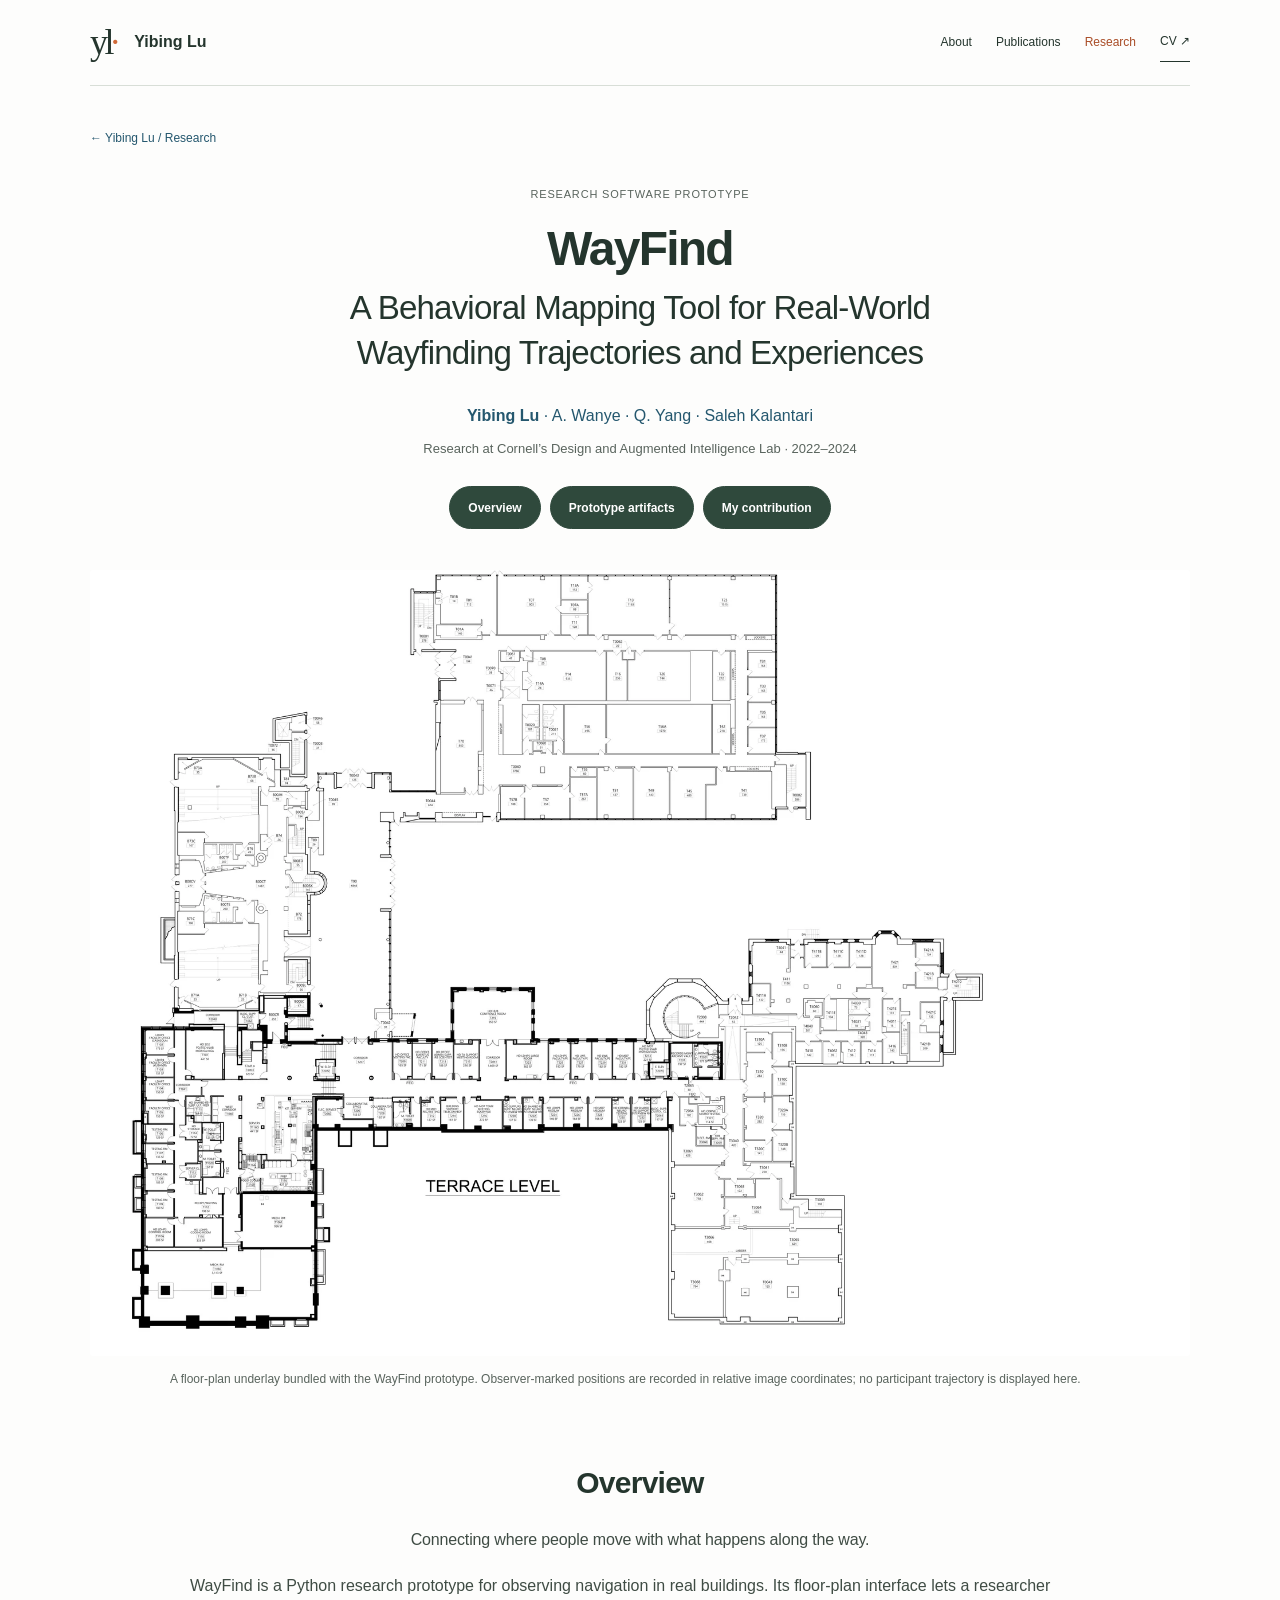
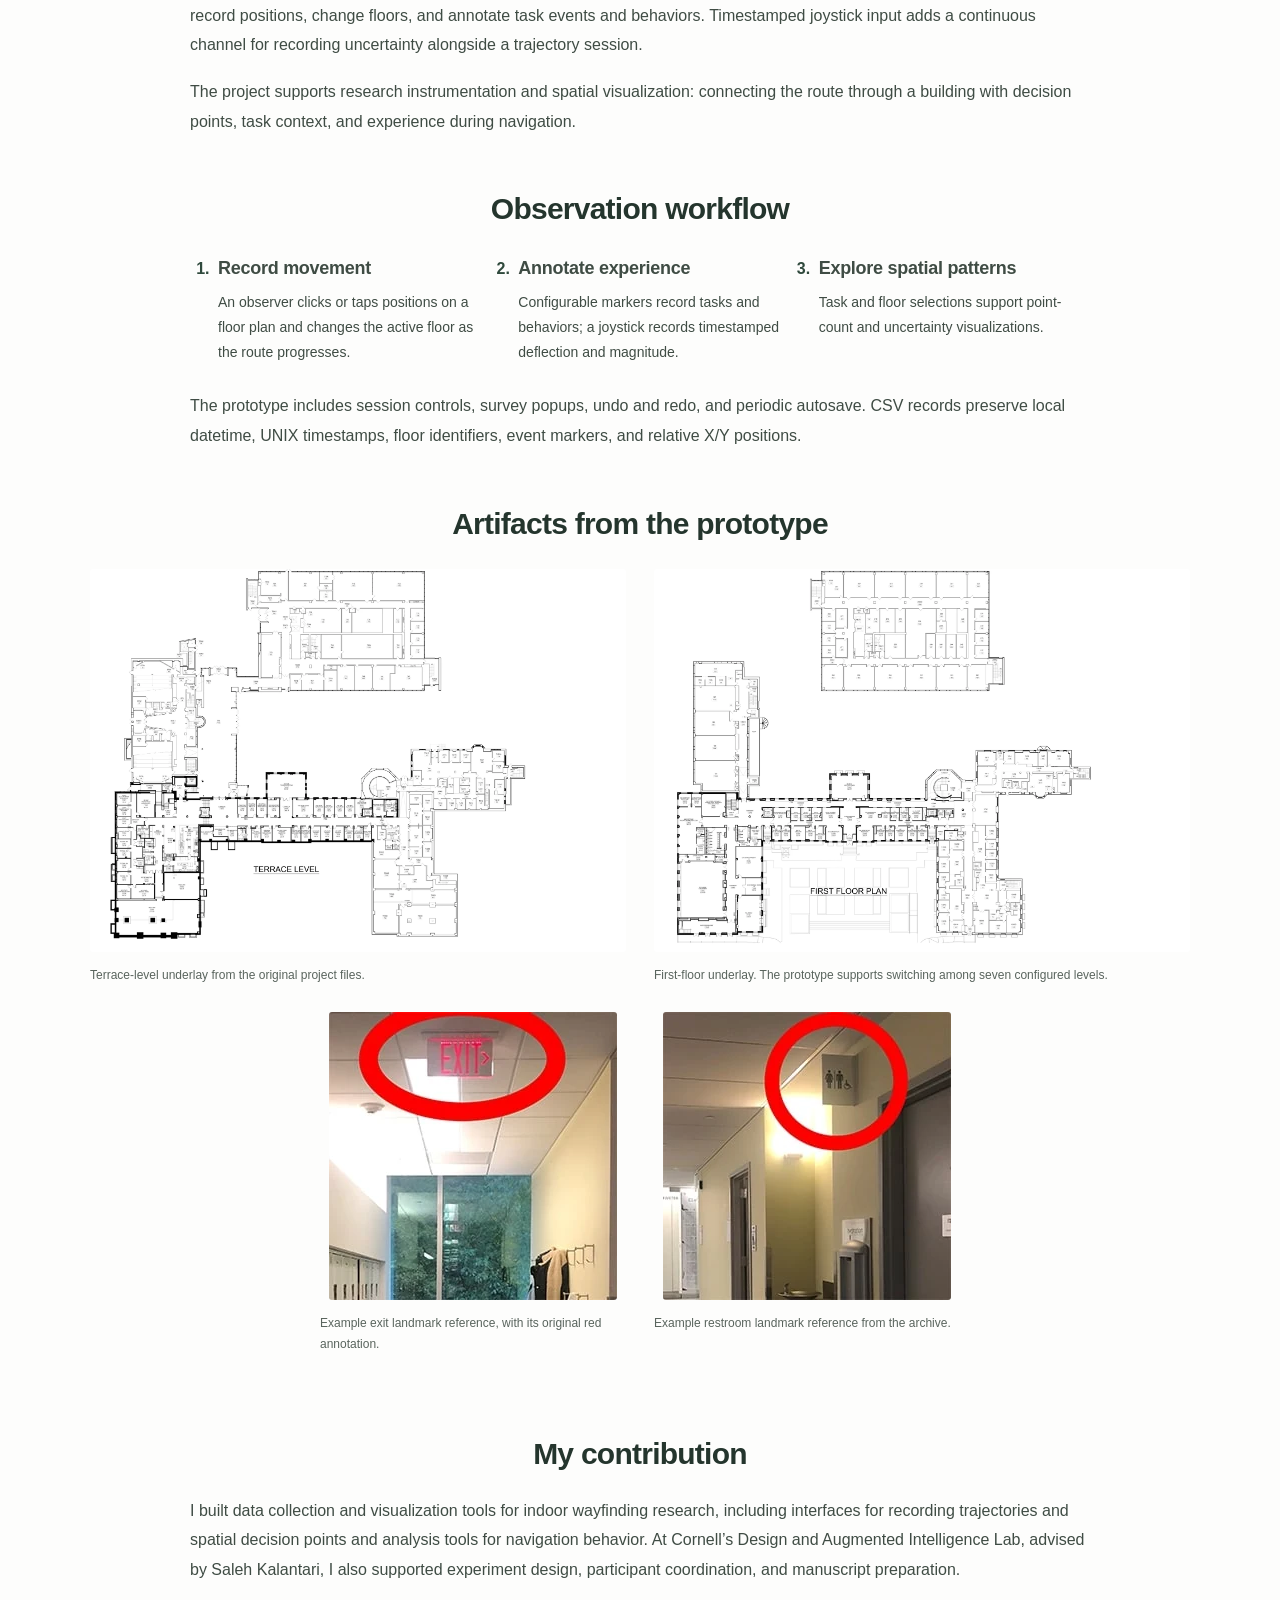
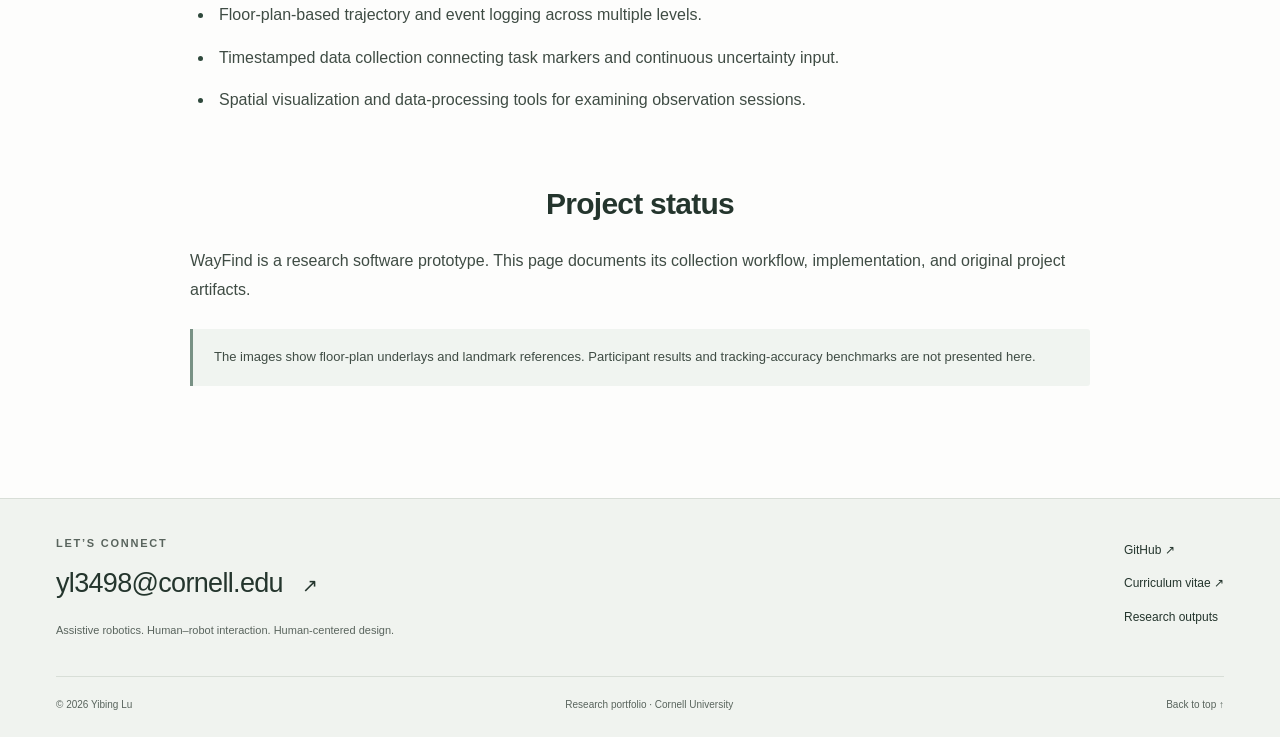
<file: projects/wayfind/index.html>
<!doctype html>
<html lang="en"><head><meta charset="utf-8"><meta name="viewport" content="width=device-width, initial-scale=1">
<title>WayFind | Yibing Lu</title><meta name="description" content="WayFind research software for multi-floor trajectory logging, event annotation, and spatial visualization.">
<meta name="theme-color" content="#22382f"><meta property="og:title" content="WayFind | Yibing Lu"><meta property="og:description" content="WayFind research software for multi-floor trajectory logging, event annotation, and spatial visualization."><meta property="og:type" content="website"><meta property="og:image" content="https://yibing-l.github.io/assets/social.svg">
<link rel="icon" href="../../assets/favicon.svg" type="image/svg+xml"><link rel="stylesheet" href="../../assets/style.css?v=024eaf8745">
<script src="../../assets/main.js" defer></script><script src="../../assets/demos.js?v=83ca3c318e" defer></script>
<link rel="stylesheet" href="../../assets/paper.css"></head><body class="paper-page"><a class="skip-link" href="#main">Skip to content</a>
<header class="site-header"><a class="brand" href="../../index.html" aria-label="Yibing Lu home"><span class="brand-mark">yl<span>·</span></span><span>Yibing Lu</span></a><button class="menu-toggle" aria-controls="site-nav" aria-expanded="false">Menu <span aria-hidden="true">＋</span></button><nav class="site-nav" id="site-nav" aria-label="Main navigation"><a href="../../index.html#profile">About</a><a href="../../publications/index.html">Publications</a><a href="../../index.html#research" aria-current="page">Research</a><a class="nav-cv" href="../../cv/index.html">CV <span aria-hidden="true">↗</span></a></nav></header>
<main id="main"><section class="paper-heading paper-wrap">
  <a class="back-link" href="../../index.html#research">← Yibing Lu / Research</a>
  <p class="paper-venue">Research software prototype</p>
  <h1>WayFind<span class="paper-subtitle">A Behavioral Mapping Tool for Real-World Wayfinding Trajectories and Experiences</span></h1>
  <p class="paper-authors"><strong>Yibing Lu</strong> · A. Wanye · Q. Yang · Saleh Kalantari</p>
  <p class="paper-affiliations">Research at Cornell’s Design and Augmented Intelligence Lab · 2022–2024</p>
  <div class="paper-resources"><a href="#overview">Overview</a><a href="#artifacts">Prototype artifacts</a><a href="#contribution">My contribution</a></div>
</section>

<figure class="paper-teaser paper-wrap diagram-figure"><img src="../../assets/wayfind/floorplan-terrace.webp" alt="Terrace-level floor-plan underlay bundled with the WayFind research prototype" width="1920" height="1371"><figcaption>A floor-plan underlay bundled with the WayFind prototype. Observer-marked positions are recorded in relative image coordinates; no participant trajectory is displayed here.</figcaption></figure>

<section class="paper-section" id="overview"><h2>Overview</h2><p class="paper-summary">Connecting where people move with what happens along the way.</p><p>WayFind is a Python research prototype for observing navigation in real buildings. Its floor-plan interface lets a researcher record positions, change floors, and annotate task events and behaviors. Timestamped joystick input adds a continuous channel for recording uncertainty alongside a trajectory session.</p><p>The project supports research instrumentation and spatial visualization: connecting the route through a building with decision points, task context, and experience during navigation.</p></section>

<section class="paper-section" id="methods"><h2>Observation workflow</h2><ol class="paper-steps"><li><h3>Record movement</h3><p>An observer clicks or taps positions on a floor plan and changes the active floor as the route progresses.</p></li><li><h3>Annotate experience</h3><p>Configurable markers record tasks and behaviors; a joystick records timestamped deflection and magnitude.</p></li><li><h3>Explore spatial patterns</h3><p>Task and floor selections support point-count and uncertainty visualizations.</p></li></ol><p>The prototype includes session controls, survey popups, undo and redo, and periodic autosave. CSV records preserve local datetime, UNIX timestamps, floor identifiers, event markers, and relative X/Y positions.</p></section>

<section class="paper-section paper-wide" id="artifacts"><h2>Artifacts from the prototype</h2><div class="paper-grid"><figure class="paper-figure diagram-figure"><img src="../../assets/wayfind/floorplan-terrace.webp" alt="WayFind terrace-level floor plan" width="1920" height="1371" loading="lazy"><figcaption>Terrace-level underlay from the original project files.</figcaption></figure><figure class="paper-figure diagram-figure"><img src="../../assets/wayfind/floorplan-first-floor.webp" alt="WayFind first-floor plan" width="1920" height="1371" loading="lazy"><figcaption>First-floor underlay. The prototype supports switching among seven configured levels.</figcaption></figure></div><div class="paper-grid landmark-grid"><figure class="paper-figure"><img src="../../assets/wayfind/landmark-exit.webp" alt="Original annotated exit landmark reference image" width="288" height="288" loading="lazy"><figcaption>Example exit landmark reference, with its original red annotation.</figcaption></figure><figure class="paper-figure"><img src="../../assets/wayfind/landmark-restroom.webp" alt="Original annotated restroom landmark reference image" width="288" height="288" loading="lazy"><figcaption>Example restroom landmark reference from the archive.</figcaption></figure></div></section>

<section class="paper-section" id="contribution"><h2>My contribution</h2><p>I built data collection and visualization tools for indoor wayfinding research, including interfaces for recording trajectories and spatial decision points and analysis tools for navigation behavior. At Cornell’s Design and Augmented Intelligence Lab, advised by Saleh Kalantari, I also supported experiment design, participant coordination, and manuscript preparation.</p><ul><li>Floor-plan-based trajectory and event logging across multiple levels.</li><li>Timestamped data collection connecting task markers and continuous uncertainty input.</li><li>Spatial visualization and data-processing tools for examining observation sessions.</li></ul></section>

<section class="paper-section"><h2>Project status</h2><p>WayFind is a research software prototype. This page documents its collection workflow, implementation, and original project artifacts.</p><p class="paper-note">The images show floor-plan underlays and landmark references. Participant results and tracking-accuracy benchmarks are not presented here.</p></section>
</main>
<footer class="site-footer"><div><p class="eyebrow">LET’S CONNECT</p><a class="footer-email" href="mailto:yl3498@cornell.edu">yl3498@cornell.edu <span aria-hidden="true">↗</span></a><p>Assistive robotics. Human–robot interaction. Human-centered design.</p></div><div class="footer-links"><a href="https://github.com/Yibing-L">GitHub ↗</a><a href="../../cv/index.html">Curriculum vitae ↗</a><a href="../../publications/index.html">Research outputs</a></div><div class="footer-bottom"><span>© 2026 Yibing Lu</span><span>Research portfolio · Cornell University</span><a href="#main">Back to top ↑</a></div></footer>
<dialog class="photo-dialog" aria-label="Photo viewer"><button class="dialog-close" aria-label="Close photo viewer">Close ×</button><img alt=""><p></p></dialog>
</body></html>
</file>
<file: assets/style.css>
@charset "UTF-8";
:root{--paper:#f5f2eb;--ink:#22382f;--muted:#5d695f;--accent:#a94d27;--orange:#d16a39;--line:#cdd1c4;--sage:#e5e9df;--serif:Georgia,'Times New Roman',serif;--sans:'Segoe UI',Arial,sans-serif}
*{box-sizing:border-box}html{scroll-behavior:smooth;scroll-padding-top:100px}body{margin:0;color:var(--ink);background:var(--paper);font:16px/1.65 var(--sans);-webkit-font-smoothing:antialiased}body:has(dialog[open]){overflow:hidden}a{color:inherit;text-decoration:none}a:hover{text-decoration:underline;text-underline-offset:5px}button,input{font:inherit}button{color:inherit;cursor:pointer}button:disabled{cursor:default}img,svg{max-width:100%;display:block}img{height:auto}h1,h2,h3,p,figure{margin:0}h1,h2,h3{font-weight:400;line-height:1.12}h1,h2{font-family:var(--serif);letter-spacing:-.045em}h1{font-size:clamp(56px,6.3vw,91px)}h2{font-size:clamp(36px,3.7vw,54px)}h3{font-size:25px;letter-spacing:-.025em}p+p{margin-top:18px}em{font-weight:400;color:var(--accent)}::selection{background:#e6c09e;color:var(--ink)}:focus-visible{outline:3px solid var(--orange);outline-offset:6px;border-radius:2px}[hidden]{display:none!important}.wrap{max-width:1280px;width:calc(100% - 112px);margin-inline:auto}.section{padding-block:104px}.eyebrow{font-size:11px;line-height:1.5;letter-spacing:.16em;font-weight:650;text-transform:uppercase}.muted{color:var(--muted)}.sr-only{position:absolute;width:1px;height:1px;padding:0;margin:-1px;overflow:hidden;clip:rect(0,0,0,0);white-space:nowrap;border:0}.skip-link{position:fixed;top:-100px;left:20px;padding:12px 20px;background:var(--ink);color:var(--paper);z-index:100}.skip-link:focus{top:12px}.site-header{max-width:1392px;width:calc(100% - 112px);margin:auto;height:105px;display:flex;align-items:center;justify-content:space-between;border-bottom:1px solid var(--line);gap:30px}.brand{display:flex;align-items:center;gap:13px;font-weight:650;font-size:16px;white-space:nowrap}.brand:hover{text-decoration:none}.brand-mark{font:36px/.8 var(--serif);letter-spacing:-.1em;margin-right:5px}.brand-mark span{color:var(--orange)}.site-nav{display:flex;align-items:center;gap:28px;font-size:13px}.site-nav a{padding:9px 0;white-space:nowrap}.site-nav [aria-current=page]{color:var(--accent)}.nav-cv{border-bottom:1px solid var(--ink)}.menu-toggle{display:none;border:0;background:transparent}.hero{display:grid;grid-template-columns:1.08fr 1fr;align-items:center;gap:62px;padding-block:70px 76px}.hero .eyebrow{margin-bottom:26px}.status-dot{display:inline-block;width:7px;height:7px;border-radius:50%;background:var(--orange);margin-right:8px}.hero h1{line-height:1.03}.hero-intro{font-size:17px;line-height:1.7;max-width:470px;margin-top:28px;color:#4b5a50}.hero-actions{display:flex;align-items:center;gap:24px;margin-top:30px;flex-wrap:wrap}.button{display:inline-flex;justify-content:center;align-items:center;gap:28px;padding:14px 22px;background:var(--ink);color:var(--paper);border:1px solid var(--ink);font-size:13px;font-weight:600;line-height:1.5;transition:background .2s}.button:hover{background:#365246;text-decoration:none}.text-link{font:600 13px/1.6 var(--sans);display:inline-block;border:0;border-bottom:1px solid currentColor;padding:0 0 3px;background:none;letter-spacing:.005em}.text-link:hover{text-decoration:none;color:var(--accent)}.hero-affiliation{font-size:11px;line-height:1.8;color:var(--muted);margin-top:30px}.hero-visual{align-self:center;transform:translateY(7px)}.hero-visual>img{width:100%;background:var(--ink);border-radius:140px 140px 0 0}.hero-visual figcaption{font-size:10px;display:flex;justify-content:space-between;gap:15px;padding-top:13px;color:var(--muted);text-transform:uppercase;letter-spacing:.07em}.discipline-strip{border-block:1px solid var(--line)}.discipline-strip .wrap{display:flex;justify-content:space-between;align-items:center;gap:20px;padding-block:22px;font-size:12px;letter-spacing:.045em}.discipline-strip span[aria-hidden]{font-size:21px;color:var(--orange);line-height:1}.section-heading{display:flex;align-items:flex-end;justify-content:space-between;gap:65px;margin-bottom:48px}.section-heading .eyebrow{margin-bottom:18px}.section-heading>p{max-width:330px;color:var(--muted);font-size:14px}.project-feature{display:grid;grid-template-columns:1.07fr 1fr;gap:72px;align-items:center;padding-bottom:60px}.project-art{height:420px;overflow:hidden;background:var(--ink)}.project-art img{height:100%;width:100%;object-fit:cover}.project-copy h3{font:58px/1.1 var(--serif);margin:18px 0 12px}.project-subtitle{font-size:20px;margin-bottom:15px}.project-copy>p:not(.eyebrow):not(.project-subtitle){font-size:14px;color:var(--muted)}.tags{display:flex;flex-wrap:wrap;gap:7px;margin:24px 0}.tags span{font-size:10px;line-height:1.5;padding:5px 10px;border:1px solid var(--line);border-radius:2px}.project-pair{display:grid;grid-template-columns:1fr 1fr;gap:40px}.project-thumb{display:block;overflow:hidden}.project-thumb img{width:100%;transition:transform .35s}.project-thumb:hover img{transform:scale(1.025)}.project-pair .eyebrow{margin-top:23px;color:var(--muted);font-size:10px}.project-pair h3{margin:12px 0;font:29px/1.25 var(--serif)}.project-pair h3 span{font:21px var(--sans)}.project-pair article>p:last-child{max-width:500px;color:var(--muted);font-size:14px}.publication-band{background:var(--sage);padding-block:78px}.publication-band .section-heading{margin-bottom:36px}.publication-preview{display:grid;grid-template-columns:150px 1fr 70px;gap:25px;border-top:1px solid #c3cbbb;padding-block:29px;align-items:start}.pill{display:inline-flex;border:1px solid #ba7951;background:#f2e4d5;padding:5px 10px;width:fit-content;color:#82411e;font-size:10px;line-height:1.5;letter-spacing:.02em;border-radius:2px}.pill.neutral{border-color:#b3bdac;color:#475c4b;background:transparent}.publication-preview h3{font-size:20px;line-height:1.35;max-width:680px}.publication-preview p{font-size:11px;line-height:1.8;margin-top:8px}.publication-preview p+p{margin-top:2px}.output-year{font:30px/1 var(--serif);color:var(--muted);justify-self:end}.about-grid{display:grid;grid-template-columns:1.2fr 1fr;gap:100px}.about-grid h2{margin:19px 0 25px}.large-copy{font:25px/1.4 var(--serif);letter-spacing:-.02em}.about-grid>div>p:not(.eyebrow):not(.large-copy){color:var(--muted);font-size:14px}.about-grid .text-link{margin-top:25px}.about-details{border-left:1px solid var(--line);padding-left:52px;padding-top:35px}.about-details h3{font:26px/1.2 var(--serif);margin-bottom:25px}.timeline-item{display:grid;grid-template-columns:65px 1fr;gap:18px;padding-block:18px;border-top:1px solid var(--line);font-size:12px}.timeline-item>span{color:var(--muted);font-size:10px;white-space:nowrap}.timeline-item strong{font-weight:600;line-height:1.6;display:block}.timeline-item p{font-size:11px;color:var(--muted);margin-top:5px}.about-details h3:not(:first-child){margin-top:40px}.spacious{max-width:350px;gap:9px}.closing-grid{display:grid;grid-template-columns:1fr 1fr;gap:40px;padding-bottom:100px}.demo-teaser{display:block;background:var(--sage);padding:45px 40px}.demo-teaser:hover{text-decoration:none}.demo-teaser h2{font-size:39px;margin:18px 0 20px}.demo-teaser p:not(.eyebrow){font-size:13px;max-width:300px;color:var(--muted)}.demo-teaser .text-link{margin-top:30px}.photo-teaser{position:relative;display:block;min-height:360px;overflow:hidden}.photo-teaser>img{height:100%;width:100%;object-fit:cover;position:absolute;filter:brightness(.8)}.photo-teaser>div{position:absolute;inset:auto 0 0;padding:65px 28px 24px;background:linear-gradient(transparent,rgba(20,30,23,.86));color:var(--paper);display:flex;flex-direction:column;gap:7px}.photo-teaser .eyebrow{font-size:9px}.photo-teaser>div>span:last-child{font:30px var(--serif)}.site-footer{background:var(--ink);color:var(--paper);padding:66px max(56px,calc((100vw - 1280px)/2)) 25px;display:grid;grid-template-columns:1fr auto;gap:36px}.site-footer .eyebrow{color:#bdcbbb}.footer-email{font:clamp(24px,3.5vw,45px)/1.3 var(--serif);display:block;margin-top:15px;letter-spacing:-.025em}.footer-email span{font:25px var(--sans);margin-left:12px}.site-footer p:not(.eyebrow){font-size:11px;color:#bdcbbb;margin-top:20px}.footer-links{display:flex;flex-direction:column;gap:14px;padding-top:6px;font-size:12px}.footer-bottom{grid-column:1/-1;display:flex;justify-content:space-between;gap:20px;border-top:1px solid #496054;padding-top:24px;margin-top:25px;font-size:10px;color:#bdcbbb}.page-intro{padding-block:75px 56px}.page-intro .eyebrow{margin-bottom:26px}.page-intro h1{max-width:1000px}.page-lead{font-size:20px;line-height:1.65;max-width:740px;color:#536257;margin-top:30px}.back-link{display:inline-block;font-size:12px;margin-bottom:35px;color:var(--muted)}.project-meta{display:grid;grid-template-columns:repeat(4,1fr);gap:30px;border-top:1px solid var(--line);padding-top:25px;margin-top:46px}.project-meta span{display:block;font-size:10px;text-transform:uppercase;letter-spacing:.09em;color:var(--muted);margin-bottom:9px}.project-meta strong{font-size:12px;font-weight:500;display:block}.case-hero img{width:100%;height:490px;object-fit:cover;background:var(--sage)}.case-hero:has(img[src$="homeplus.svg"]){background:var(--ink);display:grid;grid-template-columns:1fr}.case-hero img[src$="homeplus.svg"]{object-fit:contain;background:var(--ink)}.case-hero figcaption{padding-top:12px;color:var(--muted);font-size:10px;background:var(--paper)}.case-body{display:grid;grid-template-columns:240px 1fr;gap:90px;padding-block:80px 100px}.case-aside{font:21px/1.5 var(--serif)}.case-aside .eyebrow{font-family:var(--sans);margin-bottom:18px}.case-aside .text-link{margin-top:25px}.prose{max-width:850px}.prose h2{font-size:36px;line-height:1.2;margin:45px 0 22px}.prose h2:first-child{margin-top:0}.prose>p,.contribution-list{font-size:15px;color:#4b5a50}.contribution-list{padding-left:20px;margin-block:24px}.contribution-list li{padding-left:7px;margin-bottom:18px}.contribution-list strong{color:var(--ink)}.prose research-demo{display:block;margin-top:30px}.prose .button{margin-top:25px}.research-lenses{display:grid;gap:22px;margin-top:32px}.research-lenses>div{border-top:1px solid var(--line);padding-top:20px}.research-lenses span{color:var(--accent);font-size:11px}.research-lenses h3{font:25px var(--serif);margin:8px 0}.research-lenses p{font-size:13px;color:var(--muted)}.next-project{border-top:1px solid var(--line);padding-block:35px 70px}.next-project>a{font:clamp(32px,4vw,52px)/1.25 var(--serif);display:flex;justify-content:space-between;gap:20px;margin-top:20px}.publication-list{padding-bottom:100px}.filter-bar{display:flex;gap:7px;flex-wrap:wrap;margin:8px 0 42px}.filter-bar button{border:1px solid var(--line);background:transparent;border-radius:3px;padding:9px 16px;font-size:12px}.filter-bar button[aria-pressed=true]{background:var(--ink);border-color:var(--ink);color:var(--paper)}.filter-bar button span{margin-left:10px;opacity:.65}.publication-entry{display:grid;grid-template-columns:170px 1fr;gap:50px;padding-block:38px 45px;border-top:1px solid var(--line);scroll-margin-top:30px}.publication-side{display:flex;flex-direction:column;gap:20px}.publication-side .output-year{align-self:flex-start}.publication-entry h2{font:32px/1.3 var(--serif);letter-spacing:-.025em;max-width:860px}.publication-entry .authors{font-size:13px;margin-top:20px}.publication-entry .venue{font-size:12px;font-weight:600;margin-top:8px;color:var(--accent)}.publication-entry p:not(.authors):not(.venue):not(.availability){font-size:14px;color:var(--muted);margin-top:22px;max-width:750px}.output-actions{display:flex;gap:25px;flex-wrap:wrap;margin-top:25px}.availability{font-size:11px;color:var(--muted);margin-top:15px}.citation-download{border-top:1px solid var(--line);padding-top:30px;display:flex;align-items:center;gap:25px;font-size:13px;flex-wrap:wrap}.copy-status{font-size:12px;color:var(--accent)}.demo-section{padding-block:16px 72px}.demo-heading{max-width:740px;margin-bottom:28px}.demo-heading h2{margin-block:15px 20px;font-size:42px}.demo-heading>p{color:var(--muted);font-size:14px}.demo-section>.text-link{margin-top:24px}.editorial-note{font-size:12px;max-width:620px;border-left:2px solid var(--orange);padding-left:17px;color:var(--muted);margin-top:26px}.gallery-section{padding-bottom:100px}.photo-open{border:0;background:transparent;padding:0;width:100%;position:relative;overflow:hidden}.photo-open img{width:100%;max-height:740px;object-fit:cover}.photo-open>span{position:absolute;bottom:20px;right:20px;background:var(--paper);padding:8px 15px;font-size:12px}.gallery-photo figcaption{display:flex;justify-content:space-between;gap:20px;font-size:11px;padding-top:16px;color:var(--muted)}.gallery-note{display:grid;grid-template-columns:1fr 1fr;gap:25px 80px;margin-top:90px;padding-top:38px;border-top:1px solid var(--line)}.gallery-note .eyebrow{grid-column:1/-1}.gallery-note h2{font-size:40px}.gallery-note>p:not(.eyebrow){font-size:14px;color:var(--muted)}.gallery-note .text-link{grid-column:2;justify-self:start}.photo-dialog{max-width:95vw;max-height:95dvh;border:0;padding:45px 25px 20px;background:var(--paper);color:var(--ink);width:1200px}.photo-dialog::backdrop{background:rgba(13,25,18,.85)}.photo-dialog img{max-height:75dvh;width:100%;object-fit:contain}.photo-dialog p{text-align:center;font-size:12px;margin-top:15px}.dialog-close{position:absolute;right:20px;top:10px;border:0;background:none;font-size:13px}
@media(min-width:1550px){.hero{gap:100px}.hero-visual>img{max-height:600px}.site-header{max-width:1280px}}
@media(max-width:1100px){.wrap,.site-header{width:calc(100% - 64px)}.site-nav{gap:18px}.hero{gap:35px}.hero h1{font-size:72px}.project-feature{gap:40px}.about-grid{gap:45px}.about-details{padding-left:30px}.site-footer{padding-inline:32px}.case-body{grid-template-columns:190px 1fr;gap:45px}.publication-preview{grid-template-columns:135px 1fr 60px}.hero-actions{gap:20px}.hero-visual figcaption{font-size:8px}}
@media(max-width:800px){.site-header{height:83px}.site-nav{gap:14px;font-size:11px}.hero{padding-block:48px;gap:25px}.hero h1{font-size:59px}.hero-intro{font-size:14px}.hero-actions{gap:18px}.hero-actions .button{padding:12px 14px;gap:16px;font-size:11px}.hero-actions .text-link{font-size:11px}.hero-affiliation{font-size:10px}.hero .eyebrow{font-size:9px}.hero-visual>img{border-radius:95px 95px 0 0}.hero-visual figcaption{display:block}.hero-visual figcaption span{display:block;margin-top:3px}.discipline-strip .wrap{font-size:10px;gap:10px}.section{padding-block:70px}.section-heading{gap:30px}.section-heading>p{max-width:230px;font-size:12px}.section-heading h2{font-size:39px}.project-feature{gap:30px}.project-art{height:340px}.project-copy h3{font-size:45px}.project-subtitle{font-size:17px}.project-copy>p:not(.eyebrow):not(.project-subtitle){font-size:12px}.project-copy .eyebrow{font-size:9px}.tags span{font-size:9px}.project-pair{gap:25px}.project-pair h3{font-size:25px}.publication-preview{grid-template-columns:120px 1fr;gap:20px}.publication-preview .output-year{display:none}.publication-preview h3{font-size:18px}.about-grid{grid-template-columns:1fr}.about-details{border-left:0;padding:0}.about-details .timeline-item{max-width:520px}.closing-grid{gap:25px;padding-bottom:70px}.demo-teaser{padding:30px}.demo-teaser h2{font-size:31px}.photo-teaser>div{padding-inline:20px}.photo-teaser>div>span:last-child{font-size:25px}.page-intro{padding-block:55px 40px}.page-intro h1{font-size:64px}.page-lead{font-size:18px}.project-meta{grid-template-columns:1fr 1fr;gap:25px}.case-body{grid-template-columns:1fr;padding-top:48px;gap:35px}.case-aside{display:grid;grid-template-columns:1fr 2fr;gap:15px 30px}.case-aside p+p{margin:0}.case-aside .text-link{grid-column:2;margin:0;justify-self:start}.case-aside p:not(.eyebrow){font-size:19px}.case-hero img{height:380px}.publication-entry{grid-template-columns:120px 1fr;gap:25px}.publication-entry h2{font-size:27px}.site-footer{grid-template-columns:1fr}.footer-links{flex-direction:row;gap:25px;padding-top:0}.footer-bottom{margin-top:0}.gallery-note{gap:25px 40px}.gallery-note h2{font-size:34px}}
@media(max-width:600px){html{scroll-padding-top:25px}.wrap,.site-header{width:calc(100% - 40px)}.site-header{height:76px;position:relative}.brand{font-size:14px}.brand-mark{font-size:32px}.menu-toggle{display:flex;align-items:center;gap:12px;font-size:12px;padding:10px 0 10px 10px}.site-nav{display:none;position:absolute;top:75px;left:-20px;right:-20px;z-index:20;background:var(--paper);border-bottom:1px solid var(--line);padding:20px;box-shadow:0 10px 15px #22382f0a;flex-wrap:wrap;gap:8px 25px;font-size:14px}.site-nav.is-open{display:flex}.hero{grid-template-columns:1fr;gap:40px;padding-top:40px;padding-bottom:40px}.hero .eyebrow{font-size:10px;margin-bottom:22px}.hero h1{font-size:clamp(46px,14vw,80px);line-height:1.04}.hero h1 br:nth-child(2){display:none}.hero-intro{font-size:15px;max-width:440px;margin-top:23px}.hero-actions{gap:25px;margin-top:24px}.hero-actions .button{font-size:12px;padding:13px 17px}.hero-actions .text-link{font-size:12px}.hero-affiliation{font-size:10px;margin-top:23px}.hero-visual{transform:none;max-width:440px;width:100%;justify-self:center}.hero-visual>img{border-radius:120px 120px 0 0;max-height:440px;object-fit:cover}.hero-visual figcaption{display:flex;font-size:8px}.discipline-strip .wrap{padding-block:17px;justify-content:center;flex-wrap:wrap;gap:7px 12px;font-size:9px}.discipline-strip span[aria-hidden]{font-size:13px}.section{padding-block:60px}.section-heading{display:block;margin-bottom:30px}.section-heading h2{font-size:38px}.section-heading>p{max-width:440px;margin-top:23px;font-size:13px}.section-heading>.text-link{margin-top:20px}.project-feature{grid-template-columns:1fr;gap:26px;padding-bottom:45px}.project-art{height:345px}.project-copy .eyebrow{font-size:10px}.project-copy h3{margin-top:14px}.project-subtitle{font-size:19px}.project-copy>p:not(.eyebrow):not(.project-subtitle){font-size:14px}.tags span{font-size:10px}.project-pair{grid-template-columns:1fr;gap:40px}.project-pair h3{font-size:28px}.project-pair .eyebrow{font-size:9px;margin-top:18px}.publication-band{padding-block:55px}.publication-preview{grid-template-columns:1fr;gap:17px;padding-block:25px}.publication-preview h3{font-size:20px}.publication-preview p{font-size:11px}.about-grid{gap:42px}.about-grid h2{font-size:37px}.large-copy{font-size:24px}.about-details h3{font-size:25px}.closing-grid{grid-template-columns:1fr;gap:25px;padding-bottom:55px}.demo-teaser{padding:34px 28px}.demo-teaser h2{font-size:36px}.photo-teaser{min-height:340px}.site-footer{padding:45px 20px 25px;gap:28px}.footer-email{font-size:30px;overflow-wrap:anywhere}.footer-email span{font-size:21px;margin-left:3px}.site-footer p:not(.eyebrow){font-size:10px}.footer-links{gap:23px;font-size:11px;flex-wrap:wrap}.footer-bottom{gap:14px;font-size:9px;flex-wrap:wrap}.footer-bottom>span:nth-child(2){order:3;flex-basis:100%}.page-intro{padding-top:42px}.page-intro h1{font-size:clamp(42px,11.5vw,52px)}.page-intro .eyebrow{font-size:10px;margin-bottom:20px}.page-lead{font-size:17px;margin-top:24px}.project-meta{margin-top:32px;gap:22px 20px}.project-meta strong{font-size:11px}.project-meta span{font-size:9px}.case-hero img{height:300px}.case-hero figcaption{font-size:9px}.case-body{padding-block:42px 60px;gap:30px}.case-aside{display:block}.case-aside p:not(.eyebrow){font-size:20px}.case-aside .text-link{margin-top:15px}.prose h2{font-size:30px;margin-top:38px}.prose>p,.contribution-list{font-size:14px}.next-project{padding-bottom:45px}.publication-list{padding-bottom:65px}.publication-entry{grid-template-columns:1fr;gap:20px;padding-block:30px}.publication-side{flex-direction:row;align-items:center;gap:18px}.publication-side .output-year{font-size:25px}.publication-entry h2{font-size:27px}.publication-entry .authors{font-size:12px}.filter-bar{gap:7px;margin-bottom:25px}.filter-bar button{font-size:11px;padding:8px 12px}.citation-download{display:block}.citation-download .text-link{margin-top:12px}.copy-status{display:block;margin-top:12px}.demo-heading h2{font-size:34px}.demo-section{padding-bottom:50px}.gallery-photo figcaption{display:block;font-size:10px}.gallery-photo figcaption span{display:block;margin-top:5px}.gallery-note{grid-template-columns:1fr;margin-top:55px;gap:20px}.gallery-note .text-link{grid-column:1}.gallery-note h2{font-size:35px}.photo-dialog{padding:45px 12px 18px}.photo-dialog p{font-size:10px}.photo-open>span{font-size:10px;right:12px;bottom:12px}.gallery-section{padding-bottom:65px}}
@media(prefers-reduced-motion:reduce){html{scroll-behavior:auto}*,*::before,*::after{animation:none!important;transition:none!important}}

/* The homepage follows a quieter academic reading order. */
.academic-home .wrap,.academic-home .site-header{max-width:1120px}
.academic-home .site-header{height:92px}
.academic-profile{display:grid;grid-template-columns:minmax(0,1.8fr) minmax(260px,.85fr);gap:76px;padding-block:65px 68px;align-items:start}
.academic-profile>*{min-width:0}
.academic-profile .eyebrow{font-size:10px;letter-spacing:.13em;color:var(--muted)}
.academic-profile h1{font:400 72px/1.05 var(--serif);letter-spacing:-.045em;margin:14px 0 20px}
.academic-profile .academic-role{font-size:16px;line-height:1.5;font-weight:600;color:var(--ink);margin:0}
.academic-profile .academic-affiliation{font-size:14px;line-height:1.65;margin-top:5px;color:var(--muted)}
.academic-profile .academic-fields{font-size:13px;line-height:1.8;max-width:600px;margin-top:18px;color:var(--muted)}
.academic-statement{margin-top:34px;max-width:680px}
.academic-statement h2{font:400 24px/1.3 var(--serif);letter-spacing:-.02em;margin-bottom:14px}
.academic-statement p{font-size:15px;line-height:1.85;color:#4b5a50;margin:0}
.academic-links{display:flex;flex-wrap:wrap;align-items:center;gap:10px 23px;margin-top:26px}
.academic-links a{font-size:13px;line-height:1.6;border-bottom:1px solid #a5afa0;padding-bottom:2px;overflow-wrap:anywhere}
.academic-links a:hover{color:var(--accent);text-decoration:none;border-color:currentColor}
.academic-summary{border-left:1px solid var(--line);padding:5px 0 8px 31px;margin-top:5px}
.academic-summary h2{font:400 24px/1.3 var(--serif);letter-spacing:-.025em;margin-bottom:27px}
.academic-summary h3{font:600 13px/1.5 var(--sans);letter-spacing:0;margin:25px 0 9px}
.academic-summary p{font-size:13px;line-height:1.8;color:var(--muted);margin-top:8px}
.academic-summary p strong{color:var(--ink);font-weight:500}
.academic-home .academic-publications{background:transparent;border-block:1px solid var(--line);padding-block:48px 38px}
.academic-home .academic-publications .section-heading{margin-bottom:27px;gap:30px}
.academic-home .academic-publications .section-heading .eyebrow{font-size:10px;margin-bottom:12px}
.academic-home .academic-publications h2{font-size:32px;line-height:1.25;letter-spacing:-.03em}
.academic-home .academic-publications .publication-preview{grid-template-columns:132px minmax(0,1fr) 46px;gap:26px;padding-block:25px;border-color:var(--line)}
.academic-home .academic-publications .publication-preview h3{font:400 21px/1.4 var(--serif);letter-spacing:-.015em;max-width:760px}
.academic-home .academic-publications .publication-preview p{font-size:12px;line-height:1.75;color:var(--muted);margin-top:9px}
.academic-home .academic-publications .publication-preview p+p{margin-top:3px}
.academic-home .academic-publications .pill{background:transparent;border-color:#b3bdac;color:#475c4b;font-size:9px;line-height:1.55;padding:4px 8px}
.academic-home .academic-publications .output-year{font-size:20px;line-height:1.4}
.academic-home .section{padding-block:64px}
.academic-home .section-heading{gap:42px;margin-bottom:32px}
.academic-home .section-heading .eyebrow{font-size:10px;margin-bottom:12px}
.academic-home .section-heading h2{font-size:32px;line-height:1.25;letter-spacing:-.03em}
.academic-home .section-heading>p{max-width:390px;font-size:14px;line-height:1.75}
.academic-home .project-feature{grid-template-columns:minmax(0,.95fr) minmax(0,1.35fr);gap:44px;padding-bottom:44px}
.academic-home .project-art{height:300px}
.academic-home .project-copy h3{font:400 34px/1.2 var(--serif);letter-spacing:-.025em;margin:11px 0 10px}
.academic-home .project-copy .eyebrow{font-size:10px;line-height:1.7}
.academic-home .project-subtitle{font-size:17px;line-height:1.5;margin-bottom:13px}
.academic-home .project-copy>p:not(.eyebrow):not(.project-subtitle){font-size:14px;line-height:1.8}
.academic-home .project-copy .tags{margin-block:19px}
.academic-home .project-pair{gap:35px}
.academic-home .project-thumb{height:238px;background:var(--sage)}
.academic-home .project-thumb img{height:100%;width:100%;object-fit:contain;transform:none}
.academic-home .project-pair h3{font-size:26px;line-height:1.35;margin-block:10px}
.academic-home .project-pair .eyebrow{font-size:9px;line-height:1.7;margin-top:19px}
.academic-home .project-pair article>p:last-child{font-size:14px;line-height:1.8}
.academic-home .about-grid{border-top:1px solid var(--line);gap:65px}
.academic-home .about-grid h2{font-size:32px;line-height:1.25;margin-block:14px 22px}
.academic-home .large-copy{font-size:23px;line-height:1.45}
.academic-home .about-details{padding-top:18px;padding-left:35px}
.academic-home .about-details h3{font-size:23px}
.academic-demos{border-top:1px solid var(--line);padding-block:34px 64px}
.academic-demos h2{font-size:28px;line-height:1.3;letter-spacing:-.025em}
.academic-demos p{font-size:14px;line-height:1.8;color:var(--muted);max-width:720px;margin-top:15px}
.academic-demos .text-link{margin-top:19px}
.academic-home .site-footer{padding:43px max(56px,calc((100vw - 1120px)/2)) 24px}
.academic-home .footer-email{font-size:34px}

@media(max-width:1100px){
  .academic-profile{gap:44px;grid-template-columns:minmax(0,1.65fr) minmax(250px,.9fr);padding-block:55px 58px}
  .academic-profile h1{font-size:66px}
  .academic-summary{padding-left:25px}
  .academic-home .project-feature{gap:33px}
  .academic-home .project-art{height:280px}
  .academic-home .about-grid{gap:40px}
  .academic-home .site-footer{padding-inline:32px}
}
@media(max-width:840px){
  .academic-profile{grid-template-columns:minmax(0,1fr);gap:37px}
  .academic-statement{max-width:720px}
  .academic-summary{border-left:0;border-top:1px solid var(--line);padding:27px 0 0;margin-top:0;max-width:720px}
  .academic-summary h2{margin-bottom:19px}
  .academic-summary h3{margin-top:20px}
  .academic-home .academic-publications .publication-preview{grid-template-columns:116px minmax(0,1fr);gap:22px}
  .academic-home .academic-publications .output-year{display:none}
  .academic-home .project-feature{grid-template-columns:minmax(0,.9fr) minmax(0,1.1fr);gap:28px}
  .academic-home .project-art{height:275px}
  .academic-home .project-copy h3{font-size:31px}
  .academic-home .project-thumb{height:205px}
  .academic-home .about-grid{grid-template-columns:minmax(0,1fr);gap:32px}
  .academic-home .about-details{padding:0;border:0}
}
@media(max-width:600px){
  .academic-home .site-header{height:76px}
  .academic-profile{padding-block:39px 42px;gap:29px}
  .academic-profile h1{font-size:clamp(48px,13vw,60px);margin-block:13px 18px}
  .academic-profile .academic-role{font-size:15px}
  .academic-profile .academic-affiliation{font-size:13px}
  .academic-profile .academic-fields{font-size:12px;margin-top:16px}
  .academic-statement{margin-top:28px}
  .academic-statement h2{font-size:23px;margin-bottom:12px}
  .academic-statement p{font-size:14px;line-height:1.85}
  .academic-links{gap:12px 20px;margin-top:22px}
  .academic-links a{font-size:12px}
  .academic-summary{padding-top:23px}
  .academic-summary h2{font-size:23px;margin-bottom:19px}
  .academic-summary p{font-size:13px}
  .academic-home .academic-publications{padding-block:35px 20px}
  .academic-home .academic-publications h2{font-size:29px}
  .academic-home .academic-publications .section-heading{margin-bottom:21px}
  .academic-home .academic-publications .publication-preview{grid-template-columns:minmax(0,1fr);gap:13px;padding-block:23px}
  .academic-home .academic-publications .publication-preview h3{font-size:21px}
  .academic-home .academic-publications .publication-preview p{font-size:12px}
  .academic-home .section{padding-block:43px}
  .academic-home .section-heading{margin-bottom:26px}
  .academic-home .section-heading h2{font-size:29px}
  .academic-home .section-heading>p{font-size:13px;margin-top:18px}
  .academic-home .project-feature{grid-template-columns:minmax(0,1fr);gap:23px;padding-bottom:34px}
  .academic-home .project-art{height:265px}
  .academic-home .project-copy h3{font-size:31px}
  .academic-home .project-subtitle{font-size:17px}
  .academic-home .project-pair{grid-template-columns:minmax(0,1fr);gap:31px}
  .academic-home .project-thumb{height:205px}
  .academic-home .project-pair h3{font-size:25px}
  .academic-home .about-grid h2{font-size:29px}
  .academic-home .large-copy{font-size:21px}
  .academic-demos{padding-block:28px 43px}
  .academic-demos h2{font-size:27px}
  .academic-demos p{font-size:13px}
  .academic-home .site-footer{padding:34px 20px 23px}
  .academic-home .footer-email{font-size:28px}
}

/* Publications uses a compact academic heading and a simple citation list. */
.publications-page .wrap,
.publications-page .site-header {
  max-width: 1120px;
}
.publications-page .page-intro {
  padding-block: 45px 28px;
}
.publications-page .page-intro h1 {
  max-width: none;
  color: var(--ink);
  font: 400 39px / 1.2 var(--serif);
  letter-spacing: -.025em;
}
.publications-page .publication-list {
  padding-bottom: 65px;
}
.publications-page .publication-entry {
  grid-template-columns: 120px minmax(0, 1fr);
  gap: 32px;
  padding-block: 26px 30px;
}
.publications-page .publication-entry > div {
  min-width: 0;
}
.publications-page .publication-entry h2 {
  font: 400 25px / 1.35 var(--serif);
  letter-spacing: -.02em;
  overflow-wrap: break-word;
}
.publications-page .publication-side {
  gap: 13px;
}
.publications-page .publication-side .output-year {
  font-size: 20px;
  line-height: 1.4;
}
.publications-page .publication-side .pill {
  max-width: 100%;
  background: transparent;
  border-color: var(--line);
  color: var(--muted);
  font-size: 10px;
  line-height: 1.6;
  padding: 4px 8px;
}
.publications-page .publication-entry .authors {
  margin-top: 14px;
  font-size: 13px;
  line-height: 1.8;
}
.publications-page .publication-entry .venue {
  margin-top: 6px;
  font-size: 12px;
  line-height: 1.75;
}
.publications-page .publication-entry p:not(.authors):not(.venue):not(.availability) {
  margin-top: 15px;
  font-size: 14px;
  line-height: 1.8;
}
.publications-page .publication-entry .output-actions {
  gap: 14px 25px;
  margin-top: 19px;
}
.publications-page .publication-entry .availability {
  margin-top: 12px;
  line-height: 1.8;
}
.publications-page .citation-download {
  padding-top: 23px;
  gap: 15px 23px;
}
.publications-page .copy-status {
  overflow-wrap: anywhere;
}
@media (max-width: 600px) {
  .publications-page .page-intro {
    padding-block: 34px 24px;
  }
  .publications-page .page-intro h1 {
    font-size: 31px;
  }
  .publications-page .publication-list {
    padding-bottom: 48px;
  }
  .publications-page .publication-entry {
    grid-template-columns: minmax(0, 1fr);
    gap: 17px;
    padding-block: 23px 27px;
  }
  .publications-page .publication-side {
    flex-direction: row;
    align-items: center;
    flex-wrap: wrap;
    gap: 10px 15px;
  }
  .publications-page .publication-side .output-year {
    align-self: center;
    flex-shrink: 0;
    font-size: 20px;
    line-height: 1.3;
  }
  .publications-page .publication-entry h2 {
    font-size: 23px;
    line-height: 1.4;
  }
  .publications-page .publication-entry .authors {
    margin-top: 12px;
    font-size: 13px;
  }
  .publications-page .citation-download {
    padding-top: 21px;
  }
}

/* Keep the existing image-and-text flow within the HomePlus grouping. */
.homeplus-group-heading{margin-bottom:29px}
.homeplus-group-heading h3{
  margin:0 0 11px;
  font:400 34px/1.2 var(--serif);
  letter-spacing:-.025em;
}
.homeplus-group-heading p{
  max-width:770px;
  margin:0;
  font-size:14px;
  line-height:1.8;
  color:var(--muted);
}
.homeplus-entry .project-copy{min-width:0}
.homeplus-entry .project-copy h4{
  margin:11px 0 12px;
  font:400 26px/1.35 var(--serif);
  letter-spacing:-.02em;
}
.homeplus-entry .project-art.retrospective-art{background:var(--paper)}
.homeplus-entry .project-art.retrospective-art img,
.homeplus-entry .project-art img.retrospective-art{object-fit:contain}

.academic-home .other-projects{margin-top:8px}
.academic-home .other-projects-heading{
  margin:0 0 17px;
  font:400 24px/1.3 var(--serif);
  letter-spacing:-.02em;
}
.academic-home .wayfind-secondary{
  display:grid;
  grid-template-columns:minmax(0,1fr);
  grid-template-rows:168px auto;
  width:min(100%,320px);
  gap:0;
  align-items:stretch;
  border:1px solid var(--line);
  padding:0;
}
.academic-home .wayfind-card-copy{
  min-width:0;
  padding:17px 18px 19px;
}
.academic-home .wayfind-secondary .wayfind-small-thumb{
  display:block;
  width:100%;
  min-height:0;
  overflow:hidden;
  background:var(--sage);
  border-bottom:1px solid var(--line);
}
.academic-home .wayfind-secondary .wayfind-small-thumb img{
  display:block;
  width:100%;
  height:100%;
  object-fit:contain;
}
.academic-home .wayfind-secondary .eyebrow{
  margin:0 0 7px;
  font-size:9px;
  line-height:1.7;
  color:var(--muted);
}
.academic-home .wayfind-secondary h4{
  margin:0 0 8px;
  font:400 21px/1.35 var(--serif);
  letter-spacing:-.02em;
}
.academic-home .wayfind-secondary p:not(.eyebrow){
  margin:0;
  font-size:13px;
  line-height:1.8;
  color:var(--muted);
}

.academic-home .academic-publications .publication-preview.with-thumb{
  grid-template-columns:112px minmax(0,1fr) 46px;
}
.publication-preview.with-thumb>div{min-width:0}
.publication-preview.with-thumb .publication-thumb{
  display:block;
  width:112px;
  height:78px;
  object-fit:contain;
}
.publication-preview.with-thumb .publication-thumb img{
  display:block;
  width:112px;
  height:78px;
  object-fit:contain;
}
.academic-home .academic-publications .publication-preview.with-thumb .pill{
  margin-bottom:9px;
}
@media(max-width:840px){
  .academic-home .academic-publications .publication-preview.with-thumb{
    grid-template-columns:112px minmax(0,1fr);
  }
}
@media(max-width:600px){
  .homeplus-group-heading{margin-bottom:25px}
  .homeplus-group-heading h3{font-size:31px}
  .homeplus-group-heading p{font-size:13px}
  .homeplus-entry .project-copy h4{font-size:25px}
  .academic-home .other-projects-heading{font-size:23px}
  .academic-home .academic-publications .publication-preview.with-thumb{
    grid-template-columns:72px minmax(0,1fr);
    gap:16px;
  }
  .publication-preview.with-thumb .publication-thumb,
  .publication-preview.with-thumb .publication-thumb img{width:72px;height:60px}
}

.project-name{text-transform:none}

.academic-heading{display:flex;justify-content:space-between;align-items:flex-start;gap:24px}
.academic-heading>div{min-width:0}
.academic-portrait{width:128px;height:128px;flex:none;object-fit:cover;object-position:center;border:1px solid var(--line);border-radius:2px;transform:scale(1.18);transform-origin:top right}
@media(max-width:1100px){.academic-portrait{width:112px;height:112px}}
@media(max-width:600px){.academic-heading{gap:18px}.academic-portrait{width:84px;height:84px}}
@media(max-width:360px){.academic-heading{gap:12px}.academic-portrait{width:60px;height:60px}}
</file>
<file: assets/cv.css>
/* Academic CV layout. All screen and print rules belong to this page. */
.cv-page .wrap,
.cv-page .site-header {
  max-width: 1120px;
}

.cv-page .cv-intro {
  padding-block: 60px 38px;
}

.cv-page .cv-intro .eyebrow {
  font-size: 10px;
  color: var(--muted);
  margin-bottom: 18px;
}

.cv-page .cv-intro h1 {
  font: 400 clamp(48px, 5.2vw, 66px) / 1.12 var(--serif);
  letter-spacing: -.04em;
  overflow-wrap: break-word;
}

.cv-page .cv-lead {
  max-width: 740px;
  margin-top: 22px;
  color: var(--muted);
  font-size: 17px;
  line-height: 1.75;
}

.cv-page .cv-downloads {
  display: flex;
  flex-wrap: wrap;
  align-items: center;
  gap: 16px 27px;
  margin-top: 27px;
}

.cv-page .cv-downloads .button {
  min-height: 44px;
  max-width: 100%;
  white-space: normal;
  text-align: center;
}

.cv-page .cv-downloads .text-link {
  font-size: 13px;
}

.cv-page .cv-downloads button.text-link,
.cv-page .cv-controls button {
  color: var(--ink);
  cursor: pointer;
}

.cv-page .cv-controls {
  display: flex;
  flex-wrap: wrap;
  align-items: center;
  gap: 7px 22px;
  margin-top: 18px;
}

.cv-page .cv-controls[hidden] {
  display: none !important;
}

.cv-page .cv-controls button {
  border: 0;
  border-bottom: 1px solid transparent;
  background: none;
  padding: 6px 0 3px;
  color: var(--muted);
  font: 400 12px / 1.6 var(--sans);
}

.cv-page .cv-controls button:hover {
  color: var(--ink);
  border-bottom-color: currentColor;
}

.cv-page .cv-layout {
  display: grid;
  grid-template-columns: 200px minmax(0, 1fr);
  gap: 56px;
  align-items: start;
  padding-bottom: 74px;
}

.cv-page .cv-toc {
  position: sticky;
  top: 28px;
  max-height: calc(100vh - 56px);
  overflow: auto;
  padding: 7px 5px 9px 0;
  scrollbar-width: thin;
}

.cv-page .cv-toc h2 {
  margin-bottom: 15px;
  font: 600 11px / 1.6 var(--sans);
  letter-spacing: .1em;
  text-transform: uppercase;
  color: var(--muted);
}

.cv-page .cv-toc nav {
  display: grid;
  gap: 3px;
}

.cv-page .cv-toc a {
  display: block;
  border-left: 2px solid transparent;
  padding: 7px 0 7px 12px;
  color: var(--muted);
  font-size: 13px;
  line-height: 1.6;
  overflow-wrap: anywhere;
}

.cv-page .cv-toc a:hover {
  color: var(--ink);
}

.cv-page .cv-toc a.is-active {
  border-left-color: var(--ink);
  color: var(--ink);
  font-weight: 600;
}

.cv-page .cv-content,
.cv-page .cv-entry-body {
  min-width: 0;
}

.cv-page .cv-section {
  border-top: 1px solid var(--line);
  padding-top: 23px;
  margin-bottom: 40px;
  scroll-margin-top: 28px;
}

.cv-page .cv-section:last-child {
  margin-bottom: 0;
}

.cv-page .cv-section > h2 {
  margin-bottom: 7px;
  font: 400 28px / 1.3 var(--serif);
  letter-spacing: -.025em;
}

.cv-page .cv-entry {
  display: grid;
  grid-template-columns: 140px minmax(0, 1fr);
  gap: 27px;
  padding-block: 21px 16px;
}

.cv-page .cv-entry-date {
  margin: 0;
  padding-top: 4px;
  color: var(--muted);
  font-size: 12px;
  line-height: 1.75;
}

.cv-page .cv-entry-body h3 {
  font: 400 22px / 1.35 var(--serif);
  letter-spacing: -.015em;
  overflow-wrap: break-word;
}

.cv-page .cv-org {
  margin-top: 7px;
  color: var(--ink);
  font-size: 14px;
  line-height: 1.75;
}

.cv-page .cv-summary {
  margin-top: 11px;
  color: var(--muted);
  font-size: 14px;
  line-height: 1.85;
}

.cv-page .cv-bullets {
  margin: 12px 0 0;
  padding-left: 20px;
  color: var(--muted);
  font-size: 14px;
  line-height: 1.85;
}

.cv-page .cv-bullets li {
  padding-left: 3px;
  margin-bottom: 9px;
}

.cv-page .cv-bullets li:last-child {
  margin-bottom: 0;
}

.cv-page .cv-bullets strong {
  color: var(--ink);
  font-weight: 600;
}

.cv-page .cv-entry-details {
  margin-top: 13px;
}

.cv-page .cv-entry-details summary {
  width: fit-content;
  max-width: 100%;
  padding-block: 6px;
  color: var(--muted);
  cursor: pointer;
  font: 600 13px / 1.65 var(--sans);
}

.cv-page .cv-entry-details summary:hover,
.cv-page .cv-entry-details[open] summary {
  color: var(--ink);
}

.cv-page .cv-entry-details summary:focus-visible {
  outline: 3px solid var(--orange, #d16a39);
  outline-offset: 4px;
  border-radius: 2px;
}

.cv-page .cv-entry-details .cv-bullets {
  margin-top: 9px;
}

.cv-page .cv-skills dl,
.cv-page dl.cv-skills {
  display: block;
  margin: 23px 0 0;
}

.cv-page .cv-skills dl > div,
.cv-page dl.cv-skills > div {
  width: 100%;
  min-width: 0;
}

.cv-page .cv-skills dl > div + div,
.cv-page dl.cv-skills > div + div {
  margin-top: 18px;
}

.cv-page .cv-skills dt {
  color: var(--ink);
  font-size: 13px;
  font-weight: 600;
  line-height: 1.85;
}

.cv-page .cv-skills dd {
  margin: 4px 0 0;
  min-width: 0;
  color: var(--muted);
  font-size: 14px;
  line-height: 1.85;
  overflow-wrap: break-word;
}

.cv-page .cv-skills .tags {
  gap: 6px;
  margin: 0;
}

.cv-page .cv-list {
  margin: 22px 0 0;
  padding-left: 20px;
  color: var(--muted);
  font-size: 14px;
  line-height: 1.85;
}

.cv-page .cv-list li {
  padding-left: 3px;
  margin-bottom: 17px;
}

.cv-page .cv-list li:last-child {
  margin-bottom: 0;
}

.cv-page .cv-list a {
  color: var(--ink);
  text-decoration: underline;
  text-decoration-thickness: 1px;
  text-underline-offset: 3px;
  overflow-wrap: anywhere;
}

.cv-page .cv-note {
  margin-top: 13px;
  color: var(--muted);
  font-size: 12px;
  line-height: 1.8;
}

@media (max-width: 1100px) {
  .cv-page .cv-layout {
    grid-template-columns: 180px minmax(0, 1fr);
    gap: 36px;
  }

  .cv-page .cv-entry {
    grid-template-columns: 120px minmax(0, 1fr);
    gap: 21px;
  }

}

@media (max-width: 840px) {
  .cv-page .cv-intro {
    padding-block: 45px 31px;
  }

  .cv-page .cv-layout {
    grid-template-columns: minmax(0, 1fr);
    gap: 29px;
    padding-bottom: 59px;
  }

  .cv-page .cv-toc {
    position: static;
    max-height: none;
    overflow: visible;
    padding: 0;
  }

  .cv-page .cv-toc h2 {
    margin-bottom: 10px;
  }

  .cv-page .cv-toc nav {
    display: flex;
    flex-wrap: wrap;
    gap: 3px 23px;
  }

  .cv-page .cv-toc a {
    border-left: 0;
    border-bottom: 2px solid transparent;
    padding: 6px 0;
  }

  .cv-page .cv-toc a.is-active {
    border-bottom-color: var(--ink);
  }

  .cv-page .cv-entry {
    grid-template-columns: 140px minmax(0, 1fr);
    gap: 25px;
  }
}

@media (max-width: 600px) {
  .cv-page .cv-intro {
    padding-block: 35px 27px;
  }

  .cv-page .cv-intro h1 {
    font-size: clamp(42px, 11.5vw, 52px);
  }

  .cv-page .cv-intro .eyebrow {
    margin-bottom: 16px;
  }

  .cv-page .cv-lead {
    margin-top: 18px;
    font-size: 15px;
  }

  .cv-page .cv-downloads {
    gap: 15px 22px;
    margin-top: 23px;
  }

  .cv-page .cv-downloads .button {
    padding: 12px 16px;
    font-size: 12px;
  }

  .cv-page .cv-downloads .text-link {
    font-size: 12px;
  }

  .cv-page .cv-controls {
    margin-top: 15px;
  }

  .cv-page .cv-layout {
    gap: 25px;
    padding-bottom: 43px;
  }

  .cv-page .cv-toc nav {
    gap: 2px 20px;
  }

  .cv-page .cv-toc a {
    font-size: 12px;
  }

  .cv-page .cv-section {
    padding-top: 20px;
    margin-bottom: 30px;
  }

  .cv-page .cv-section > h2 {
    font-size: 26px;
  }

  .cv-page .cv-entry {
    grid-template-columns: minmax(0, 1fr);
    gap: 7px;
    padding-block: 19px 13px;
  }

  .cv-page .cv-entry-date {
    padding: 0;
    font-size: 12px;
  }

  .cv-page .cv-entry-body h3 {
    font-size: 21px;
  }

  .cv-page .cv-skills dl,
  .cv-page dl.cv-skills {
    margin-top: 21px;
  }

  .cv-page .cv-list {
    margin-top: 19px;
  }
}

@media print {
  .cv-page {
    color: #18251e;
    background: #fff;
    font: 10pt / 1.5 var(--sans);
  }

  .cv-page .site-header,
  .cv-page .site-footer,
  .cv-page .skip-link,
  .cv-page .cv-toc,
  .cv-page .cv-controls,
  .cv-page .cv-downloads {
    display: none !important;
  }

  .cv-page .wrap {
    width: 100%;
    max-width: none;
    margin: 0;
  }

  .cv-page .cv-intro {
    padding: 0 0 17pt;
  }

  .cv-page .cv-intro .eyebrow {
    margin-bottom: 6pt;
    font-size: 8pt;
    color: #444;
  }

  .cv-page .cv-intro h1 {
    font-size: 29pt;
    letter-spacing: -.025em;
  }

  .cv-page .cv-lead {
    margin-top: 8pt;
    color: #333;
    font-size: 10.5pt;
    line-height: 1.5;
  }

  .cv-page .cv-layout {
    display: block;
    padding: 0;
  }

  .cv-page .cv-section {
    border-color: #b9c0b8;
    padding-top: 12pt;
    margin-bottom: 16pt;
    scroll-margin-top: 0;
  }

  .cv-page .cv-section > h2 {
    margin-bottom: 4pt;
    font-size: 17pt;
    break-after: avoid;
    page-break-after: avoid;
  }

  .cv-page .cv-entry {
    display: grid;
    grid-template-columns: 90pt minmax(0, 1fr);
    gap: 15pt;
    padding-block: 10pt 7pt;
  }

  .cv-page .cv-entry-date {
    padding-top: 1pt;
    color: #444;
    font-size: 8.5pt;
    line-height: 1.5;
  }

  .cv-page .cv-entry-body h3 {
    font-size: 12.5pt;
    line-height: 1.35;
    break-after: avoid;
    page-break-after: avoid;
  }

  .cv-page .cv-org,
  .cv-page .cv-summary,
  .cv-page .cv-bullets,
  .cv-page .cv-list,
  .cv-page .cv-skills dd {
    color: #333;
    font-size: 10pt;
    line-height: 1.55;
  }

  .cv-page .cv-org {
    margin-top: 4pt;
  }

  .cv-page .cv-summary,
  .cv-page .cv-bullets {
    margin-top: 6pt;
  }

  .cv-page .cv-bullets li {
    margin-bottom: 4pt;
  }

  .cv-page .cv-entry-details {
    margin-top: 0;
  }

  .cv-page .cv-entry-details summary {
    display: none;
  }

  /* A beforeprint hook can also open details for older print engines. */
  .cv-page .cv-entry-details::details-content {
    content-visibility: visible !important;
    display: block !important;
    height: auto !important;
    overflow: visible !important;
  }

  .cv-page .cv-entry-details:not([open]) > :not(summary) {
    display: block !important;
    visibility: visible !important;
    content-visibility: visible !important;
  }

  .cv-page .cv-skills dl,
  .cv-page dl.cv-skills {
    margin-top: 10pt;
  }

  .cv-page .cv-skills dl > div,
  .cv-page dl.cv-skills > div {
    break-inside: avoid;
    page-break-inside: avoid;
  }

  .cv-page .cv-skills dt {
    margin: 0;
    font-size: 9.5pt;
    line-height: 1.55;
  }

  .cv-page .cv-list {
    margin-top: 10pt;
  }

  .cv-page .cv-list li {
    margin-bottom: 8pt;
  }

  .cv-page .cv-note {
    color: #444;
    font-size: 8.5pt;
    line-height: 1.5;
  }

  .cv-page a,
  .cv-page .cv-list a {
    color: inherit;
    text-decoration: underline;
    text-decoration-thickness: .5pt;
    text-underline-offset: 1.5pt;
  }

  .cv-page a[href]::after {
    content: none !important;
  }
}
</file>
<file: assets/paper.css>
/* Research project pages: paper, media, and supporting evidence. */
.paper-page {
  --paper: #fdfdfc;
  --ink: #24352d;
  --muted: #59645d;
  --line: #d8ded7;
  --paper-link: #24576e;
  background: var(--paper);
  color: var(--ink);
}

.paper-page .site-header { max-width: 1100px; height: 86px; }
.paper-page .site-nav { font-size: 12px; gap: 24px; }
.paper-page main { padding-bottom: 62px; }
.paper-page main > * { min-width: 0; }
.paper-page em { color: inherit; }
.paper-page a:focus-visible,
.paper-page button:focus-visible { outline-color: var(--paper-link); }
.paper-page main a:not(.button):not(.photo-open) { color: var(--paper-link); }
.paper-page main a:hover { text-underline-offset: 4px; }

.paper-wrap,
.paper-wide,
.paper-section,
.paper-teaser {
  width: calc(100% - 80px);
  max-width: 1100px;
  margin-inline: auto;
}

.paper-heading { padding-block: 43px 35px; text-align: center; }
.paper-heading .back-link {
  display: block;
  width: fit-content;
  margin: 0 0 38px;
  text-align: left;
  font-size: 12px;
  line-height: 1.6;
}
.paper-venue {
  color: var(--muted);
  font-size: 11px;
  line-height: 1.6;
  letter-spacing: .075em;
  text-transform: uppercase;
  margin-bottom: 17px;
}
.paper-heading h1 {
  max-width: 1020px;
  margin-inline: auto;
  font-family: var(--sans);
  font-size: clamp(32px, 4.1vw, 48px);
  font-weight: 650;
  line-height: 1.16;
  letter-spacing: -.037em;
  text-wrap: balance;
  overflow-wrap: break-word;
}
.paper-subtitle {
  display: block;
  margin-top: 10px;
  font-size: .69em;
  font-weight: 500;
  line-height: 1.35;
  letter-spacing: -.025em;
}
.paper-authors {
  max-width: 950px;
  margin: 25px auto 0;
  font-size: 16px;
  line-height: 1.85;
  color: var(--paper-link);
}
.paper-authors strong { font-weight: 650; }
.paper-affiliations {
  max-width: 900px;
  margin: 8px auto 0;
  font-size: 13px;
  line-height: 1.75;
  color: var(--muted);
}
.paper-resources {
  display: flex;
  justify-content: center;
  align-items: center;
  gap: 9px;
  flex-wrap: wrap;
  margin-top: 25px;
}
.paper-resources a,
.paper-resources button {
  display: inline-flex;
  align-items: center;
  justify-content: center;
  gap: 8px;
  min-height: 43px;
  max-width: 100%;
  padding: 10px 18px;
  border: 1px solid #2f493c;
  border-radius: 999px;
  background: #2f493c;
  color: #fff !important;
  font-size: 12px;
  font-weight: 600;
  line-height: 1.5;
  text-align: center;
  text-decoration: none;
}
.paper-resources a:hover,
.paper-resources button:hover { background: #203b2e; text-decoration: none; }
.research-scope {
  max-width: 800px;
  margin: 18px auto 0;
  font-size: 12px;
  line-height: 1.7;
  color: var(--muted);
}

.paper-teaser { margin-top: 6px; margin-bottom: 47px; }
.paper-teaser > img,
.paper-teaser > video,
.paper-figure > img,
.paper-figure > video,
.paper-video > video,
video.paper-video {
  display: block;
  width: 100%;
  height: auto;
  margin-inline: auto;
  border-radius: 3px;
}
.paper-teaser > video,
.paper-figure > video,
.paper-video > video,
video.paper-video { background: #14221b; }
.paper-teaser figcaption,
.paper-figure figcaption,
.paper-video figcaption,
.paper-gallery figcaption {
  margin-top: 13px;
  color: var(--muted);
  font-size: 12px;
  line-height: 1.7;
  text-align: left;
}
.paper-teaser figcaption { max-width: 940px; margin-inline: auto; }
.paper-teaser .paper-summary { margin-top: 21px; }
.paper-summary {
  max-width: 940px;
  margin-inline: auto;
  font-size: 18px;
  line-height: 1.65;
  text-align: center;
  letter-spacing: -.01em;
}

.paper-section { max-width: 900px; padding-block: 28px 26px; }
.paper-section.paper-wide,
.paper-wide { max-width: 1100px; }
.paper-section h2,
.paper-wide > h2 {
  margin: 0 0 23px;
  font-family: var(--sans);
  font-size: 30px;
  font-weight: 600;
  line-height: 1.25;
  letter-spacing: -.025em;
  text-align: center;
  text-wrap: balance;
}
.paper-section h3 {
  margin: 26px 0 12px;
  font-family: var(--sans);
  font-size: 20px;
  font-weight: 600;
  line-height: 1.4;
  letter-spacing: -.015em;
}
.paper-section p,
.paper-section ul,
.paper-section ol,
.paper-wide > p {
  font-size: 16px;
  line-height: 1.85;
  color: #3f4c44;
}
.paper-section p + p { margin-top: 17px; }
.paper-section ul,
.paper-section ol { padding-left: 24px; }
.paper-section li { padding-left: 5px; margin-bottom: 13px; }
.paper-section li:last-child { margin-bottom: 0; }
.paper-section li::marker { color: #2f493c; font-weight: 650; }
.paper-section strong { color: var(--ink); }
.paper-section .text-link { font-size: 13px; }
.paper-section .paper-note { margin-block: 24px; }
.paper-note {
  border-left: 3px solid #789184;
  background: #f0f4f0;
  padding: 17px 21px;
  border-radius: 0 3px 3px 0;
  color: #435447;
  font-size: 13px !important;
  line-height: 1.75 !important;
}
.paper-note p { font-size: 13px; line-height: 1.75; }
.paper-note h3 { font-size: 16px; margin-top: 0; }
.paper-figure { margin-block: 26px 30px; min-width: 0; }
.paper-figure > img { background: #f3f5f1; }
.diagram-figure > img { object-fit: contain; background: #fff; }
.diagram-figure { padding: 0; }
.paper-grid,
.paper-gallery {
  display: grid;
  grid-template-columns: repeat(2, minmax(0, 1fr));
  gap: 28px;
  align-items: start;
  margin-block: 27px;
}
.paper-grid > *,
.paper-gallery > * { min-width: 0; margin-block: 0; }
.paper-grid .paper-figure > img { width: 100%; height: auto; }
.paper-grid .paper-figure h3 { margin-top: 17px; }
.landmark-grid { max-width: 640px; margin-inline: auto; }
.landmark-grid .paper-figure > img { max-width: 288px; margin-inline: auto; }
.paper-video { margin-block: 27px 30px; }
.paper-gallery .photo-open { display: block; border-radius: 3px; }
.paper-gallery .photo-open img {
  width: 100%;
  height: auto;
  max-height: none;
  aspect-ratio: 3 / 2;
  object-fit: cover;
}
.paper-gallery .photo-open > span {
  bottom: 12px;
  right: 12px;
  padding: 6px 11px;
  color: var(--ink);
  font-size: 11px;
  background: #fffffff0;
}
.project-thumbnail { display: block; width: 100%; height: auto; border-radius: 3px; }

.paper-lessons,
.paper-lessons > ol {
  display: grid;
  grid-template-columns: repeat(2, minmax(0, 1fr));
  column-gap: 43px;
  row-gap: 27px;
  margin-block: 28px;
  padding-left: 25px;
}
.paper-lessons > ol { grid-column: 1 / -1; margin: 0; }
.paper-lessons li {
  min-width: 0;
  border-top: 1px solid var(--line);
  padding-top: 17px;
  padding-left: 6px;
  margin-bottom: 0;
}
.paper-lessons li h3 { font-size: 18px; margin: 0 0 10px; }
.paper-lessons li p { font-size: 14px; line-height: 1.8; }
.paper-steps,
.paper-steps > ol {
  display: grid;
  grid-template-columns: repeat(3, minmax(0, 1fr));
  gap: 25px;
  margin-block: 26px;
  padding-left: 24px;
}
.paper-steps > ol { grid-column: 1 / -1; margin: 0; }
.paper-steps li { padding-left: 4px; margin: 0; min-width: 0; }
.paper-steps h3 { font-size: 18px; margin: 0 0 9px; }
.paper-steps p { font-size: 14px; line-height: 1.8; }
.paper-citation {
  max-width: 100%;
  overflow-wrap: anywhere;
  margin: 27px 0 0;
  padding: 22px 25px;
  border: 1px solid #dce3dc;
  border-radius: 4px;
  background: #f3f6f2;
  text-align: left;
}
.paper-citation pre,
pre.paper-citation,
.paper-citation code {
  white-space: pre-wrap;
  overflow-wrap: anywhere;
  font-family: Consolas, 'Courier New', monospace;
  font-size: 12px;
  line-height: 1.85;
  color: #314336;
}
.paper-citation pre { margin: 0; }

.paper-page .site-footer {
  gap: 25px;
  padding-block: 36px 23px;
  background: #f0f3ef;
  color: var(--ink);
  border-top: 1px solid var(--line);
}
.paper-page .site-footer .eyebrow,
.paper-page .site-footer p:not(.eyebrow),
.paper-page .footer-bottom { color: var(--muted); }
.paper-page .footer-email { font-family: var(--sans); font-size: 27px; font-weight: 500; }
.paper-page .footer-email span { font-size: 19px; }
.paper-page .footer-bottom { border-color: var(--line); margin-top: 12px; padding-top: 20px; }
.paper-page .photo-dialog { background: #fff; }

@media (max-width: 900px) {
  .paper-page .site-nav { gap: 17px; }
  .paper-wrap,
  .paper-wide,
  .paper-section,
  .paper-teaser { width: calc(100% - 56px); }
  .paper-heading { padding-top: 35px; }
  .paper-heading h1 { font-size: 39px; }
  .paper-subtitle { font-size: 27px; }
  .paper-authors { font-size: 15px; }
  .paper-grid,
  .paper-gallery { gap: 22px; }
  .paper-lessons,
  .paper-lessons > ol { column-gap: 31px; }
  .paper-steps,
  .paper-steps > ol { gap: 22px; }
}

@media (max-width: 600px) {
  .paper-page .site-header { height: 76px; }
  .paper-page .site-nav { font-size: 14px; gap: 8px 25px; }
  .paper-page main { padding-bottom: 38px; }
  .paper-wrap,
  .paper-wide,
  .paper-section,
  .paper-teaser { width: calc(100% - 40px); }
  .paper-heading { padding-block: 27px 27px; }
  .paper-heading .back-link { margin-bottom: 28px; font-size: 11px; }
  .paper-venue { font-size: 10px; letter-spacing: .055em; margin-bottom: 15px; }
  .paper-heading h1 { font-size: clamp(28px, 7.5vw, 36px); line-height: 1.2; letter-spacing: -.03em; }
  .paper-subtitle { font-size: .72em; line-height: 1.45; margin-top: 11px; }
  .paper-authors { font-size: 14px; margin-top: 20px; line-height: 1.9; }
  .paper-affiliations { font-size: 12px; margin-top: 10px; }
  .paper-resources { gap: 8px; margin-top: 21px; }
  .paper-resources a,
  .paper-resources button { font-size: 11px; padding: 10px 14px; }
  .research-scope { font-size: 11px; }
  .paper-teaser { margin-bottom: 28px; }
  .paper-teaser figcaption,
  .paper-figure figcaption,
  .paper-video figcaption,
  .paper-gallery figcaption { font-size: 11px; line-height: 1.75; margin-top: 11px; }
  .paper-summary { font-size: 16px; text-align: left; }
  .paper-section { padding-block: 24px 20px; }
  .paper-section h2,
  .paper-wide > h2 { font-size: 26px; margin-bottom: 19px; line-height: 1.3; }
  .paper-section h3 { font-size: 18px; }
  .paper-section p,
  .paper-section ul,
  .paper-section ol,
  .paper-wide > p { font-size: 14px; line-height: 1.85; }
  .paper-note { padding: 15px 17px; }
  .paper-grid,
  .paper-gallery { grid-template-columns: minmax(0, 1fr); gap: 27px; margin-block: 22px; }
  .paper-figure { margin-block: 22px 25px; }
  .paper-lessons,
  .paper-lessons > ol,
  .paper-steps,
  .paper-steps > ol { grid-template-columns: minmax(0, 1fr); gap: 24px; }
  .paper-lessons li h3,
  .paper-steps h3 { font-size: 18px; }
  .paper-citation { padding: 18px 16px; }
  .paper-citation pre,
  pre.paper-citation,
  .paper-citation code { font-size: 11px; line-height: 1.8; }
  .paper-page .site-footer { padding-block: 30px 22px; }
  .paper-page .footer-email { font-size: 24px; }
}

@media (prefers-reduced-motion: reduce) {
  .paper-page { scroll-behavior: auto; }
}
</file>
